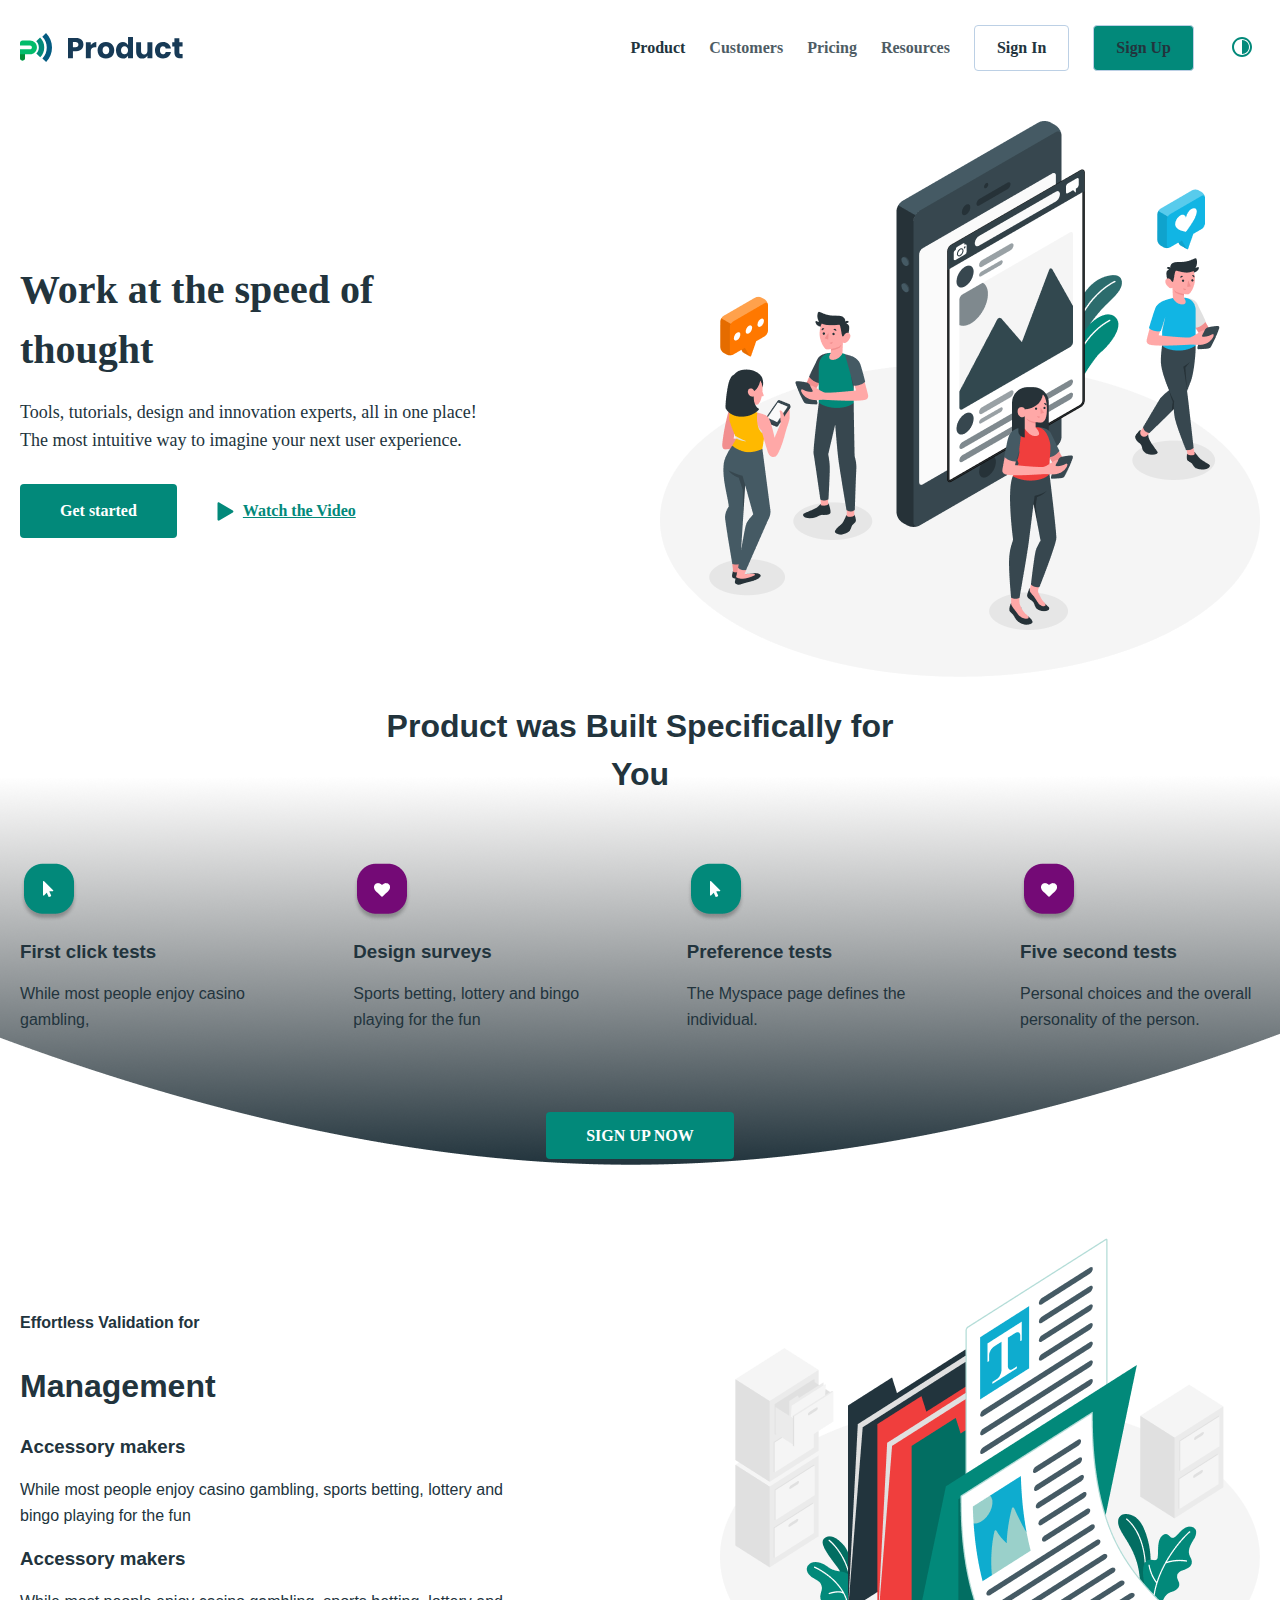
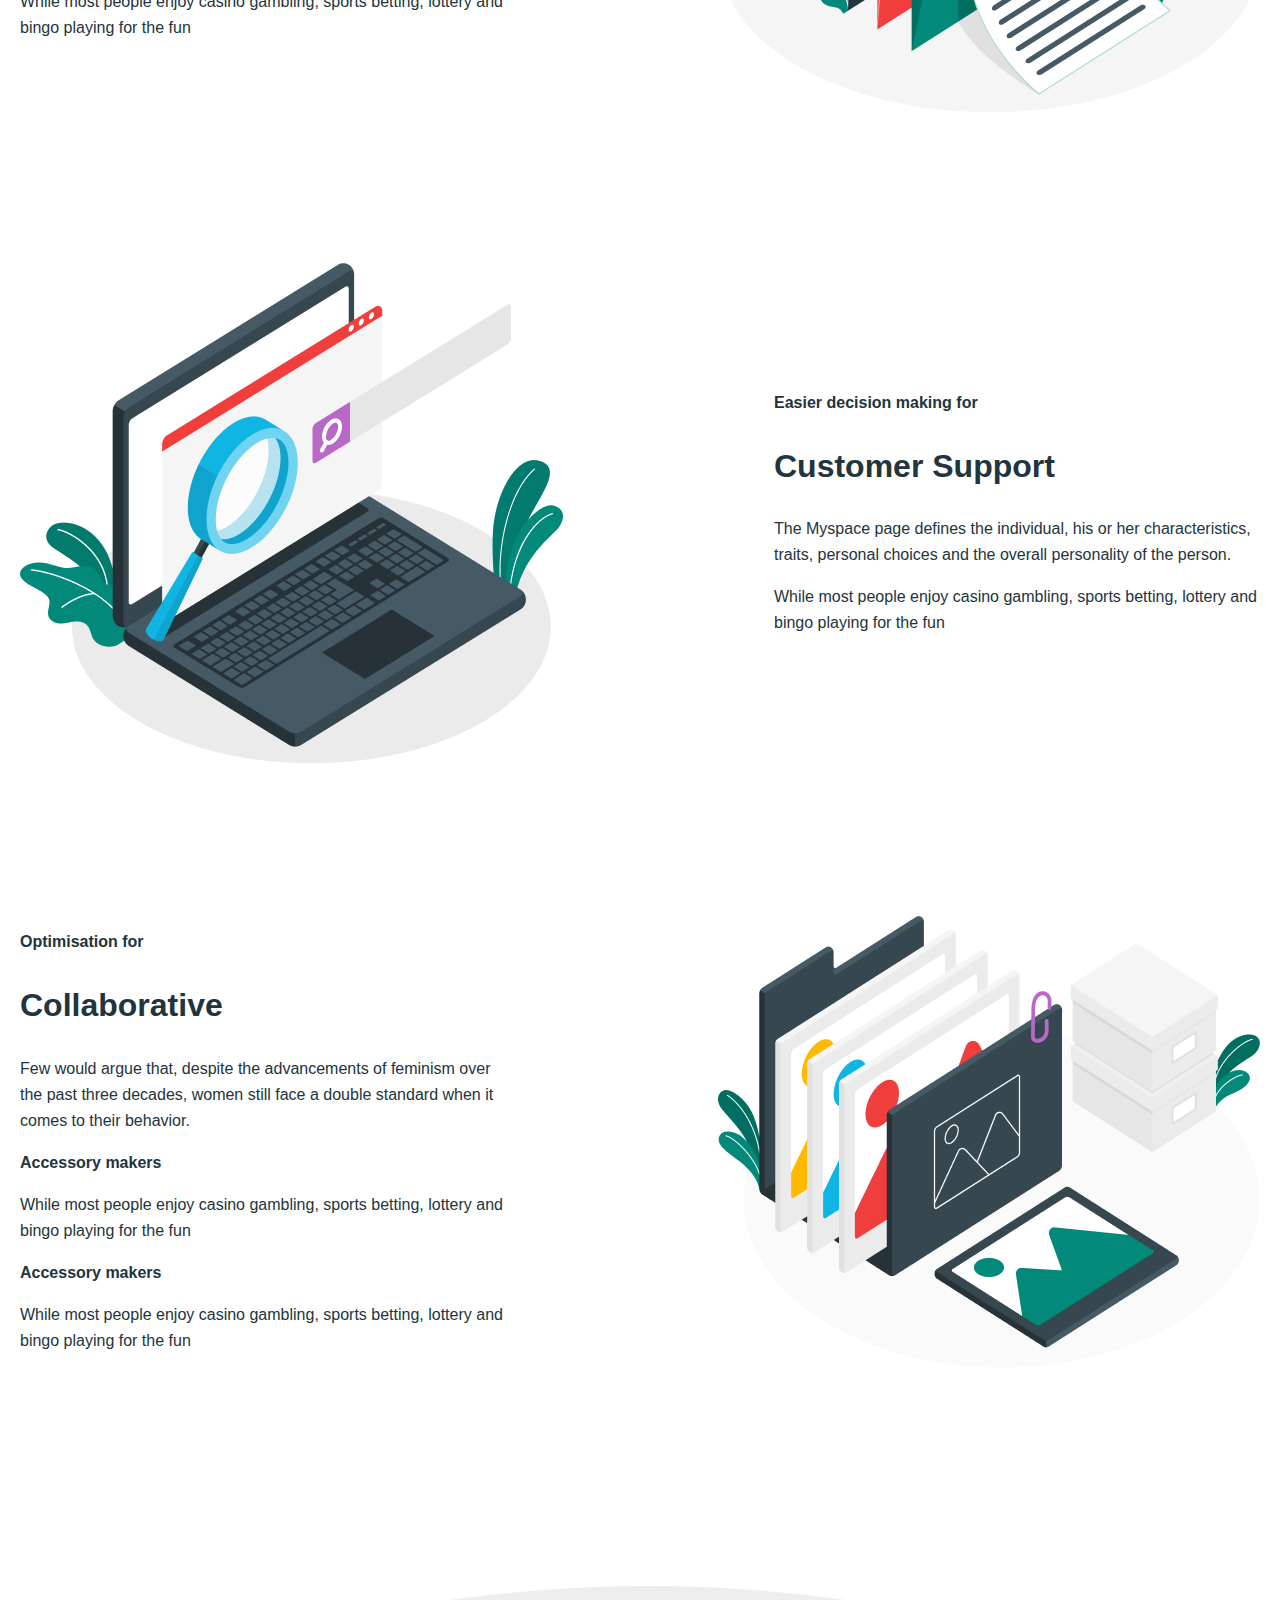
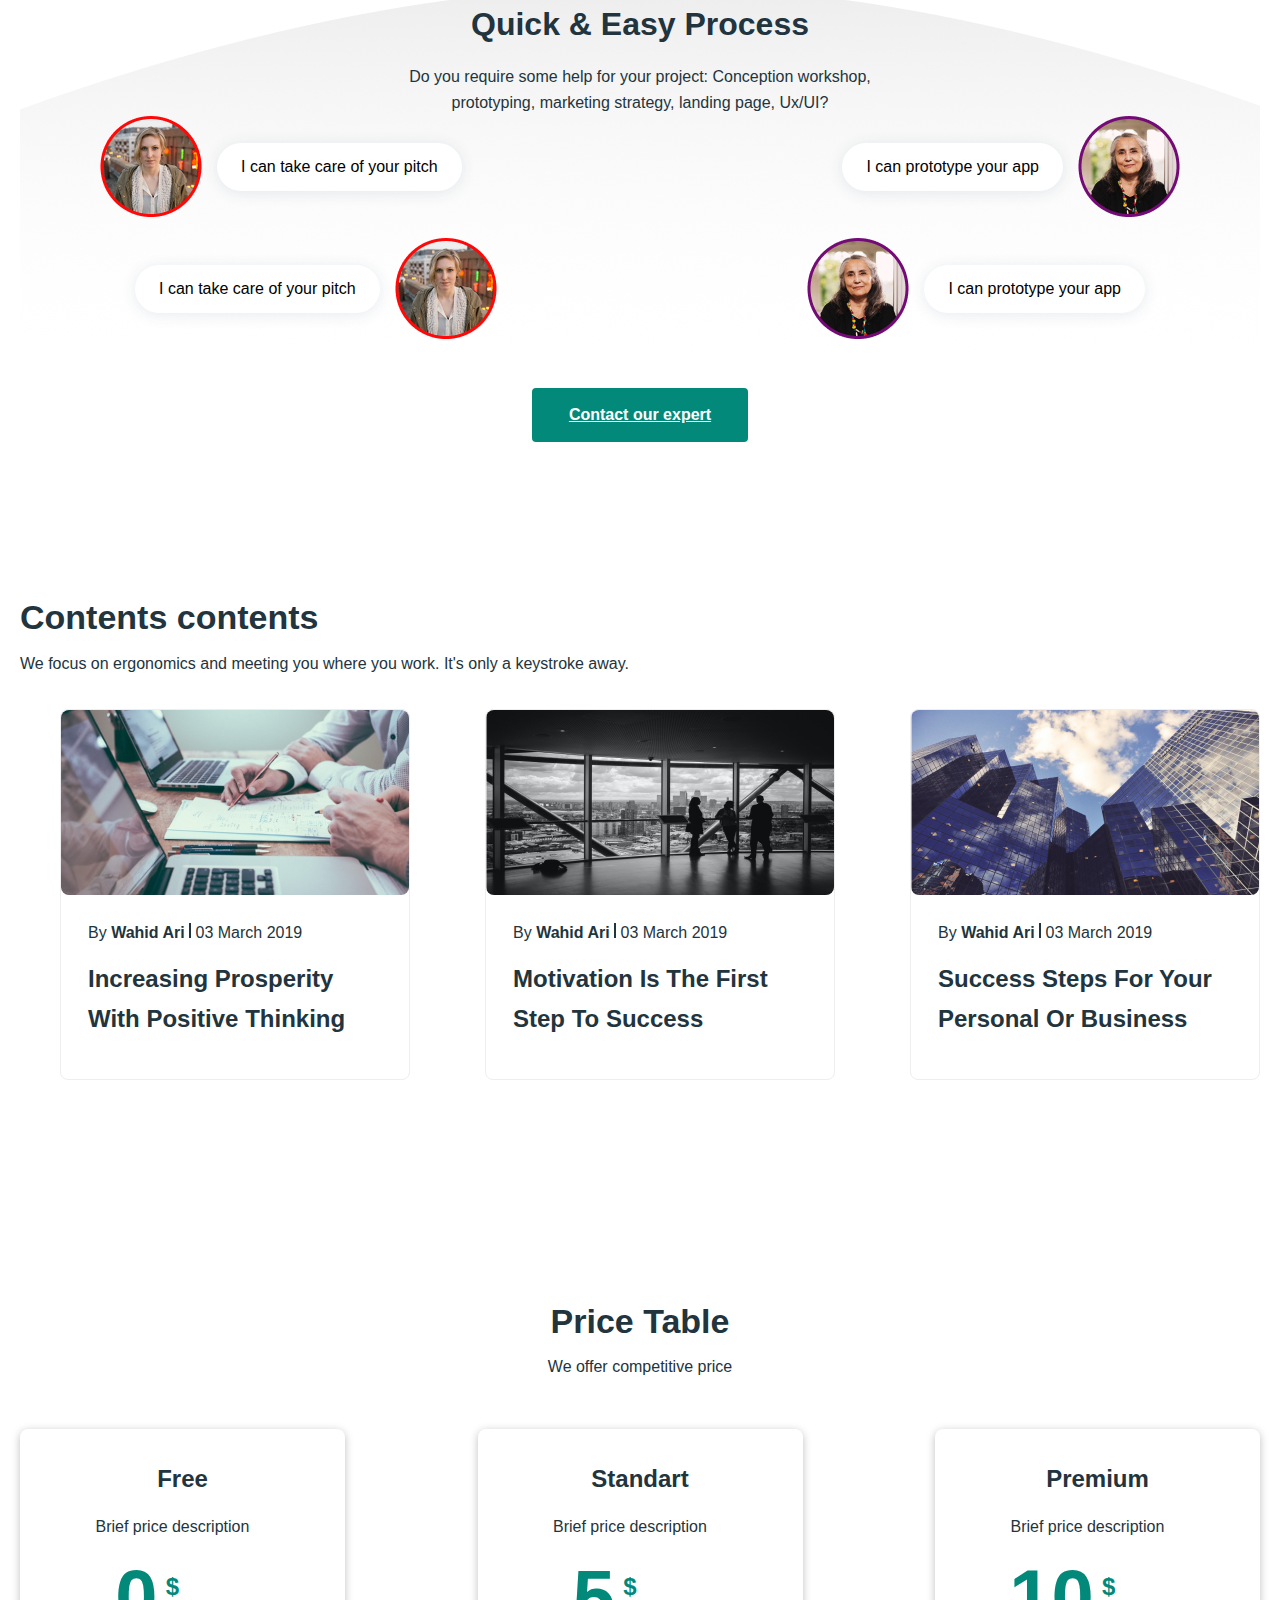
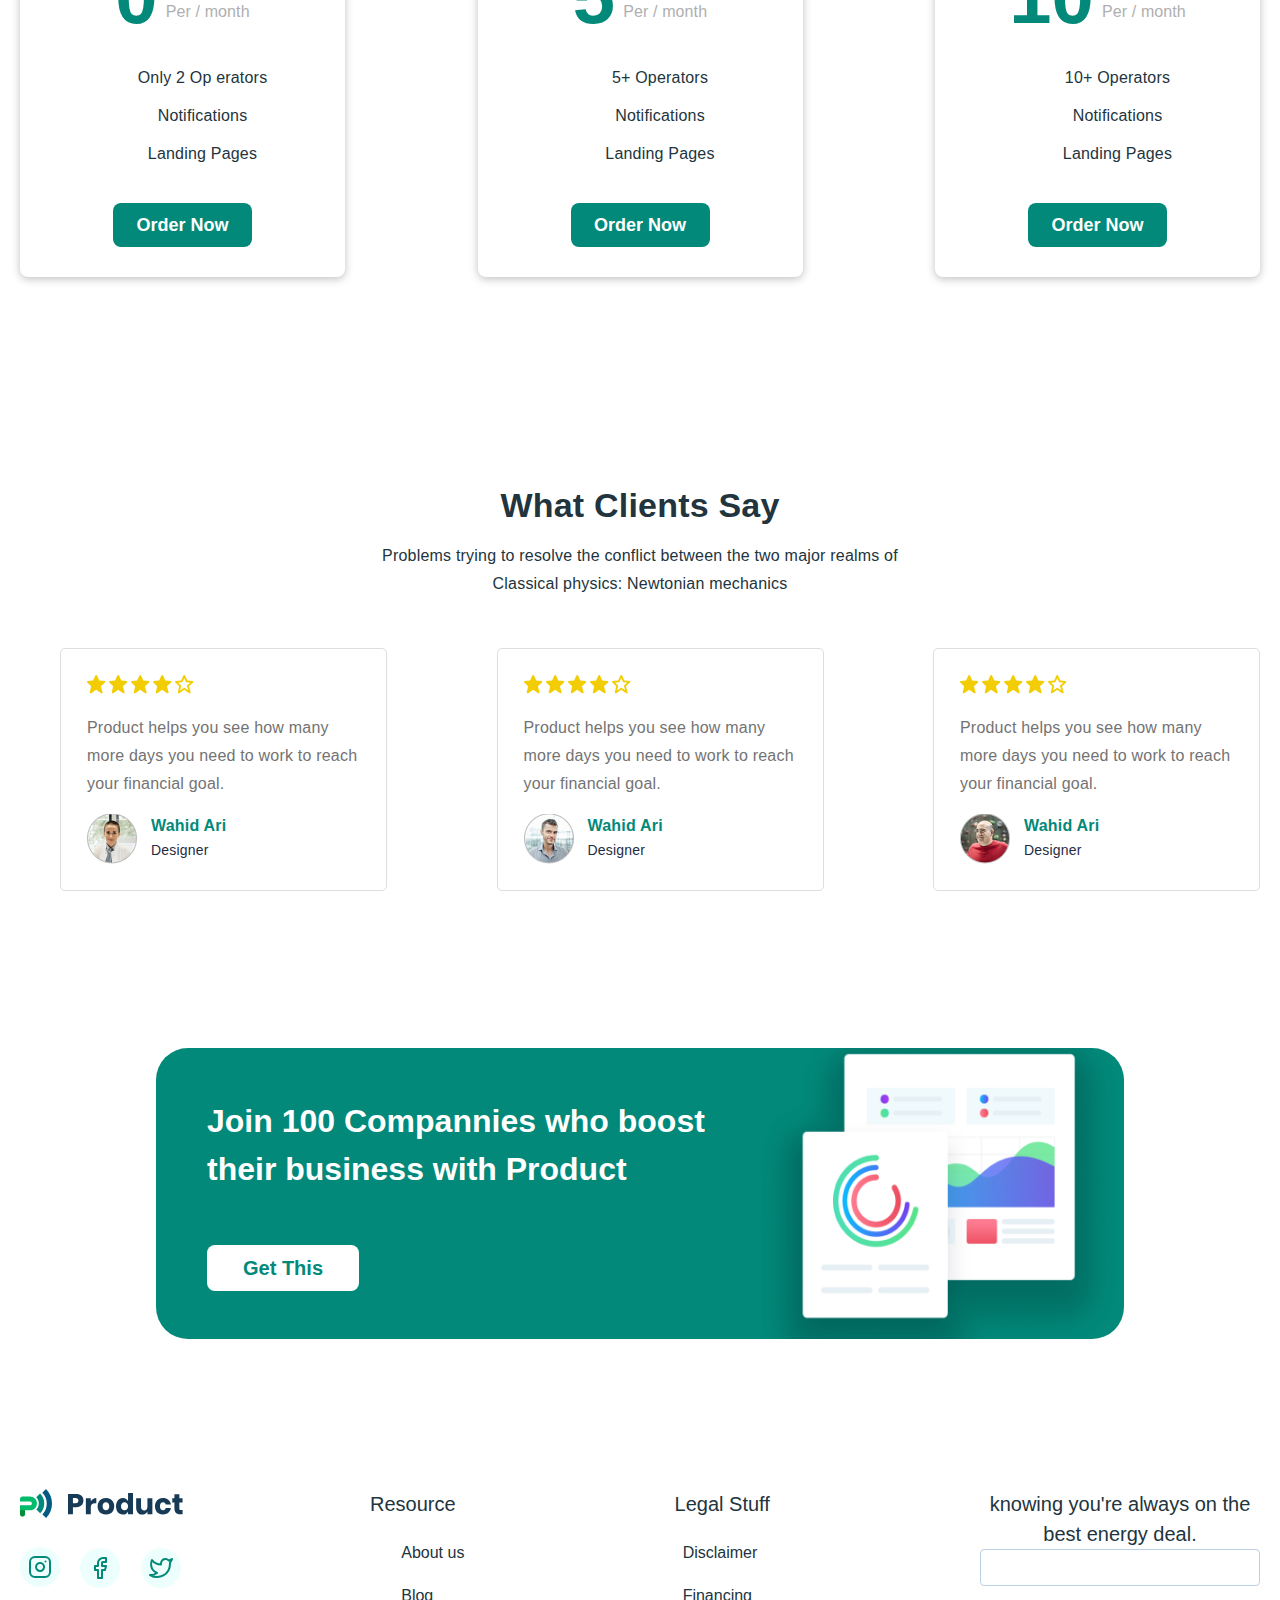
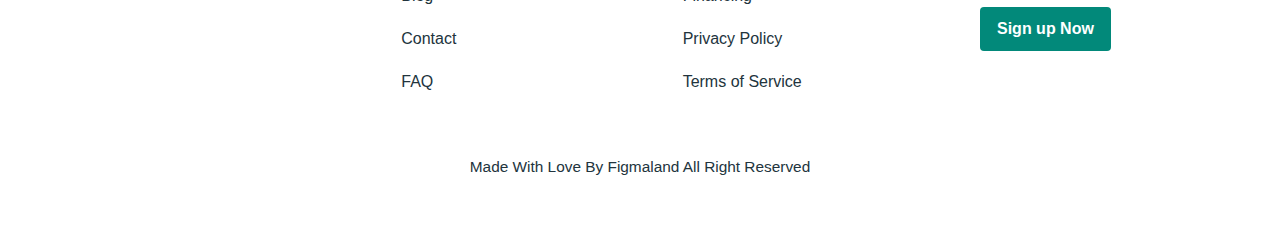
<file: index.html>
<!DOCTYPE html>
<html lang="en">
<head>
  <meta charset="UTF-8">
  <meta http-equiv="X-UA-Compatible" content="IE=edge">
  <meta name="viewport" content="width=device-width, initial-scale=1.0">
  <title>Document</title>
  <link rel="stylesheet" href="./css/main.css">
</head>
<body>
    <header class="site-header">
        <div class="container">
          <div class="site-header__inner">
            <a href="./index.html" class="logo-link">
              <img class="light-logo" src="./images/logo.svg" alt="site logo">
              <img class="dark-logo" src="./images/dark-logo.svg" alt="site-dark-logo">
            </a>
            <nav class="site-nav">
              <ul class="site-nav__list">
                <li class="site-nav__item"><a href="./index.html" class="site-nav__link">Product</a></li>
                <li class="site-nav__item"><a href="./cuatomers.html" class="site-nav__link">Customers</a></li>
                <li class="site-nav__item"><a href="./pricing.html" class="site-nav__link">Pricing</a></li>
                <li class="site-nav__item"><a href="./resources.html" class="site-nav__link">Resources</a></li>
              </ul>
              <div class="site-nav__links">
                <a href="#" class="site-nav__btn">Sign In</a>
                <a href="#" class="site-nav__btn site-nav__btn--active">Sign Up</a>
                <button class="dark-btn">
                  <svg width="24" height="24" viewBox="0 0 24 24" fill="none" xmlns="http://www.w3.org/2000/svg">
                    <path
                      d="M12 22C17.514 22 22 17.514 22 12C22 6.486 17.514 2 12 2C6.486 2 2 6.486 2 12C2 17.514 6.486 22 12 22ZM12 4C16.411 4 20 7.589 20 12C20 16.411 16.411 20 12 20C7.589 20 4 16.411 4 12C4 7.589 7.589 4 12 4Z"
                      fill="#02897A" />
                    <path d="M19 12C19 8.134 15.865 5 12 5V19C15.865 19 19 15.866 19 12Z" fill="#02897A" />
                  </svg>
                </button>
              </div>
            </nav>
            <button class="site-header__btn"></button>
          </div>
        </div>
      </header>


  <main>
    <section class="hero">
        <div class="container">
          <div class="hero__info">
            <div class="hero__content">
              <h1 class="hero__title">
                Work at the speed
                of thought
              </h1>
              <p class="hero__text">
                Tools, tutorials, design and innovation experts, all in one place! The most intuitive way to imagine your
                next user experience.
              </p>
              <div class="hero__links">
                <a href="#" class="hero__link">Get started</a>
                <a href="#" class="hero__link hero__link--active">
                  <svg width="17" height="19" viewBox="0 0 17 19" fill="none" xmlns="http://www.w3.org/2000/svg">
                    <path fill-rule="evenodd" clip-rule="evenodd" d="M15.8516 8.53032C16.591 8.96531 16.591 10.0347 15.8516 10.4697L2.1954 18.5027C1.44543 18.9439 0.5 18.4031 0.5 17.533V1.46697C0.5 0.596876 1.44543 0.0561381 2.1954 0.497293L15.8516 8.53032Z" fill="#02897A"/>
                    </svg>
                  Watch the Video
                </a>
              </div>
            </div>
            <img src="./images/amico.png" alt="hero image">
          </div>
        </div>
      </section>


    <section class="product">
        <div class="container">
            <div class="product__inner">
                <h2 class="product__title">
                    Product  was Built Specifically for You
                </h2>
                <ul class="product__list">
                    <li class="product__item">
                        <img src="./images/icon1.png">
                        <h3 class="product__subtitle">
                            First click tests
                        </h3>
                        <p class="product__subdesc">
                            While most people enjoy casino gambling,
                        </p>
                    </li>
                    <li class="product__item">
                        <img src="./images/icon2.png">
                        <h3 class="product__subtitle">
                            Design surveys
                        </h3>
                        <p class="product__subdesc">
                            Sports betting, lottery and bingo playing for the fun
                        </p>
                    </li>
                    <li class="product__item">
                        <img src="./images/icon1.png">
                        <h3 class="product__subtitle">
                            Preference tests
                        </h3>
                        <p class="product__subdesc">
                            The Myspace page defines the individual.
                        </p>
                    </li>
                    <li class="product__item">
                        <img src="./images/icon2.png">
                        <h3 class="product__subtitle">
                            Five second tests
                        </h3>
                        <p class="product__subdesc">
                            Personal choices and the overall personality of the person. 
                        </p>
                    </li>
                </ul>
                <div class="product__link">
                    <a class="hero__link" href="#">SIGN UP NOW</a>
                </div>
            </div>
        </div>
    </section>


    <section class="services">
        <div class="container">
            <div class="services__inner">

                <div class="services__row">
                    <div class="need__content">
                        <p class="need__small">
                            Effortless Validation for
                        </p>
                        <h2 class="need__subtitle">
                            Management
                        </h2>
                        <h3 class="need__strong">
                            Accessory makers
                        </h3>
                        <p class="need__subtext">
                            While most people enjoy casino gambling, sports betting, lottery and bingo playing for
                            the fun
                        </p>

                        <h3 class="need__strong">
                            Accessory makers
                        </h3>
                        <p class="need__subtext">
                            While most people enjoy casino gambling, sports betting, lottery and bingo playing for
                            the fun
                        </p>
                    </div>
                    <div class="services__img">
                        <img src="./images/amico2.png">
                    </div>
                </div>
                <div class="services__row">
                    <div class="need__content">
                        <p class="need__small">
                            Easier decision making for
                        </p>
                        <h2 class="need__subtitle">
                            Customer Support
                        </h2>
                        <p class="need__subtext">
                            The Myspace page defines the individual, his or her characteristics, traits, personal choices and the overall personality of the person. 
                        </p>
                        <p class="need__subtext">
                            While most people enjoy casino gambling, sports betting, lottery and bingo playing for
                            the fun
                        </p>
                    </div>
                    <div class="services__img">
                        <img src="./images/amico3.png">
                    </div>
                </div>
                <div class="services__row">
                    <div class="need__content">
                        <p class="need__small">
                            Optimisation for
                        </p>
                        <h2 class="need__subtitle">
                            Collaborative
                        </h2>
                        <p class="need__subtext">
                            Few would argue that, despite the advancements of feminism over the past three decades, women still face a double standard when it comes to their behavior. 
                        </p>
                        <h3 class="need__title">
                            Accessory makers
                        </h3>
                        <p class="need__subtext">
                            While most people enjoy casino gambling, sports betting, lottery and bingo playing for the fun
                        </p>

                        <h3 class="need__title">
                            Accessory makers
                        </h3>
                        <p class="need__subtext">
                            While most people enjoy casino gambling, sports betting, lottery and bingo playing for
                            the fun
                        </p>
                    </div>
                    <div class="services__img">
                        <img src="./images/amico4.png">
                    </div>
                </div>
            </div>
        </div>
    </section>

    <section class="mail">
        <div class="container">
            <div class="main__inner">
<div class="mail__content">
    <h2 class="mail__title">
        Quick & Easy Process
    </h2>
    <p class="mail__text">
        Do you require some help for your project: Conception workshop,
        prototyping, marketing strategy, landing page, Ux/UI?
    </p>
</div>
<div class="mail__top">
   <div> <img class="mail__top-pic" src="./images/img1.png" alt="" >
    <p class="mail__top-text">
        I can take care of your pitch
    </p></div>

<div>
    <p class="mail__top-text">
        I can prototype your app
    </p>
    <img class="mail__top-pic" src="./images/img2.png" alt="" ></div>
</div>
<div class="mail__button">

   <div> <p class="mail__top-text">
        I can take care of your pitch
    </p>
    <img class="mail__top-pic" src="./images/img1.png" alt="" ></div>


    <div>
    <img class="mail__top-pic" src="./images/img2.png" alt="" >
     <p class="mail__top-text">
        I can prototype your app
    </p></div>

</div>
<a class="mail__link" href="#">Contact our expert</a>
</div>
        </div>
    </section>

    <section class="contents">
        <div class="container">
          <div class="contents__inner">
            <div class="contents__title__box">
              <h2 class="contents__title">Contents contents</h2>
              <p class="contents__text">
                We focus on ergonomics and meeting you where you work. It's only a
                keystroke away.
              </p>
            </div>
            <ul class="contents__list">
              <li class="contents__item">
                <img src="./images/comp.png" srcset="
                      ./images/comp.png    1x,
                      ./images/comp@2x.png 2x
                    " alt="Increasing Prosperity With Positive Thinking" width="348" height="185" />
                <div class="contents__item__content">
                  <p class="contents__item__time">
                    By
                    <span class="bold">Wahid Ari</span>
                    <span class="contents__item__text__line"></span>
                    <time datetime="2019-03-03">03 March 2019</time>
                  </p>
                  <h3 class="contents__item__title">
                    Increasing Prosperity With Positive Thinking
                  </h3>
                </div>
              </li>
              <li class="contents__item">
                <img src="./images/comp2.png" srcset="
                      ./images/comp2.png    1x,
                      ./images/comp2@2x.png 2x
                    " alt="Motivation Is The First Step To Success" width="348" height="185" />
                <div class="contents__item__content">
                  <p class="contents__item__time">
                    By
                    <span class="bold">Wahid Ari</span>
                    <span class="contents__item__text__line"></span>
                    <time datetime="2019-03-03">03 March 2019</time>
                  </p>
                  <h3 class="contents__item__title">
                    Motivation Is The First Step To Success
                  </h3>
                </div>
              </li>
              <li class="contents__item">
                <img src="./images/comp3.png" srcset="
                      ./images/comp3.png    1x,
                      ./images/comp3@2x.png 2x
                    " alt="Success Steps For Your Personal Or Business" width="348" height="185" />
                <div class="contents__item__content">
                  <p class="contents__item__time">
                    By
                    <span class="bold">Wahid Ari</span>
                    <span class="contents__item__text__line"></span>
                    <time datetime="2019-03-03">03 March 2019</time>
                  </p>
                  <h3 class="contents__item__title">
                    Success Steps For Your Personal Or Business
                  </h3>
                </div>
              </li>
            </ul>
          </div>
        </div>
      </section>



      <section class="prices">
        <div class="container"> 
          <div class="prices__inner">
          <div class="prices__title_box">
            <h2 class="prices__title">Price Table</h2>
            <p class="prices__text">We offer competitive price</p>
          </div>
          <div class="radio">
            <div class="radio__label__inner">
              <div class="radio__subtitle__box">
                <h3 class="radio__subtitle">Free</h3>
                <p class="radio__text">Brief price description</p>
              </div>
              <div class="prices__table__box">
                <ins class="prices__table">0</ins>
                <div class="prices__lifetime__box">
                  <span class="prices__currency">$</span>
                  <p class="prices__lifetime">Per / month</p>
                </div>
              </div>
              <ul class="radio__list">
                <li class="radio__item">
                  <p class="radio__item__text">Only 2 Op erators</p>
                </li>
                <li class="radio__item">
                  <p class="radio__item__text">Notifications</p>
                </li>
                <li class="radio__item">
                  <p class="radio__item__text">Landing Pages</p>
                </li>
              </ul>
              <a class="radio__btn" href="./index.html">Order Now</a>
            </div>
            <div class="radio__label__inner">
              <div class="radio__subtitle__box">
                <h3 class="radio__subtitle">Standart</h3>
                <p class="radio__text">Brief price description</p>
              </div>
              <div class="prices__table__box">
                <ins class="prices__table">5</ins>
                <div class="prices__lifetime__box">
                  <span class="prices__currency">$</span>
                  <p class="prices__lifetime">Per / month</p>
                </div>
              </div>
              <ul class="radio__list">
                <li class="radio__item">
                  <p class="radio__item__text">5+ Operators</p>
                </li>
                <li class="radio__item">
                  <p class="radio__item__text">Notifications</p>
                </li>
                <li class="radio__item">
                  <p class="radio__item__text">Landing Pages</p>
                </li>
              </ul>
              <a class="radio__btn" href="./index.html">Order Now</a>
            </div>
            <div class="radio__label__inner">
              <div class="radio__subtitle__box">
                <h3 class="radio__subtitle">Premium</h3>
                <p class="radio__text">Brief price description</p>
              </div>
              <div class="prices__table__box">
                <ins class="prices__table">10</ins>
                <div class="prices__lifetime__box">
                  <span class="prices__currency">$</span>
                  <p class="prices__lifetime">Per / month</p>
                </div>
              </div>
              <ul class="radio__list">
                <li class="radio__item">
                  <p class="radio__item__text">10+ Operators</p>
                </li>
                <li class="radio__item">
                  <p class="radio__item__text">Notifications</p>
                </li>
                <li class="radio__item">
                  <p class="radio__item__text">Landing Pages</p>
                </li>
              </ul>
              <a class="radio__btn" href="./index.html">Order Now</a>
            </div>
          </div>
        </div>
        </div>
      </section>



      <section class="Clients">
        <div class="container">
          <div class="Clients__title__box">
            <h2 class="Clients__title">What Clients Say</h2>
            <p class="Clients__text">
              Problems trying to resolve the conflict between the two major
              realms of Classical physics: Newtonian mechanics
            </p>
          </div>
          <ul class="Clients__list">
            <li class="Clients__item">
              <svg width="107" height="19" viewBox="0 0 107 19" fill="none" xmlns="http://www.w3.org/2000/svg">
                <path
                  d="M18.2961 6.58663C18.2384 6.41682 18.1323 6.26761 17.9908 6.15742C17.8493 6.04723 17.6787 5.98089 17.4999 5.96658L12.2708 5.55107L10.008 0.542056C9.9359 0.380725 9.81869 0.243699 9.67047 0.147514C9.52225 0.0513295 9.34936 9.71158e-05 9.17266 1.37932e-07C8.99597 -9.684e-05 8.82302 0.0509458 8.6747 0.146968C8.52637 0.24299 8.40901 0.379887 8.33677 0.541138L6.07395 5.55107L0.844797 5.96658C0.669105 5.9805 0.501144 6.04474 0.361006 6.15161C0.220868 6.25849 0.114488 6.40348 0.0545932 6.56923C-0.00530196 6.73498 -0.0161763 6.91448 0.0232713 7.08625C0.062719 7.25802 0.150818 7.41479 0.277029 7.5378L4.14134 11.3049L2.77466 17.2229C2.73316 17.402 2.74646 17.5895 2.81283 17.761C2.8792 17.9324 2.99559 18.08 3.14687 18.1845C3.29816 18.2891 3.47737 18.3457 3.66124 18.3471C3.84511 18.3485 4.02516 18.2946 4.17803 18.1924L9.17237 14.8628L14.1667 18.1924C14.3229 18.2961 14.5072 18.3495 14.6947 18.3454C14.8822 18.3413 15.0639 18.2799 15.2155 18.1694C15.367 18.0589 15.4811 17.9047 15.5423 17.7274C15.6036 17.5502 15.6091 17.3584 15.5581 17.1779L13.8805 11.3076L18.0411 7.56348C18.3135 7.31766 18.4135 6.93426 18.2961 6.58663Z"
                  fill="#F3CD03" />
                <path
                  d="M40.3103 6.58663C40.2526 6.41682 40.1465 6.26761 40.005 6.15742C39.8635 6.04723 39.6929 5.98089 39.5141 5.96658L34.2849 5.55107L32.0221 0.542056C31.9501 0.380725 31.8328 0.243699 31.6846 0.147514C31.5364 0.0513295 31.3635 9.71158e-05 31.1868 1.37932e-07C31.0101 -9.684e-05 30.8372 0.0509458 30.6889 0.146968C30.5405 0.24299 30.4232 0.379887 30.3509 0.541138L28.0881 5.55107L22.859 5.96658C22.6833 5.9805 22.5153 6.04474 22.3752 6.15161C22.235 6.25849 22.1286 6.40348 22.0688 6.56923C22.0089 6.73498 21.998 6.91448 22.0374 7.08625C22.0769 7.25802 22.165 7.41479 22.2912 7.5378L26.1555 11.3049L24.7888 17.2229C24.7473 17.402 24.7606 17.5895 24.827 17.761C24.8934 17.9324 25.0097 18.08 25.161 18.1845C25.3123 18.2891 25.4915 18.3457 25.6754 18.3471C25.8593 18.3485 26.0393 18.2946 26.1922 18.1924L31.1865 14.8628L36.1809 18.1924C36.3371 18.2961 36.5214 18.3495 36.7089 18.3454C36.8963 18.3413 37.0781 18.2799 37.2296 18.1694C37.3812 18.0589 37.4952 17.9047 37.5565 17.7274C37.6178 17.5502 37.6233 17.3584 37.5723 17.1779L35.8947 11.3076L40.0553 7.56348C40.3277 7.31766 40.4277 6.93426 40.3103 6.58663Z"
                  fill="#F3CD03" />
                <path
                  d="M62.321 6.58663C62.2633 6.41682 62.1572 6.26761 62.0157 6.15742C61.8743 6.04723 61.7036 5.98089 61.5248 5.96658L56.2957 5.55107L54.0329 0.542056C53.9608 0.380725 53.8436 0.243699 53.6954 0.147514C53.5471 0.0513295 53.3743 9.71158e-05 53.1976 1.37932e-07C53.0209 -9.684e-05 52.8479 0.0509458 52.6996 0.146968C52.5513 0.24299 52.4339 0.379887 52.3617 0.541138L50.0989 5.55107L44.8697 5.96658C44.694 5.9805 44.526 6.04474 44.3859 6.15161C44.2458 6.25849 44.1394 6.40348 44.0795 6.56923C44.0196 6.73498 44.0087 6.91448 44.0482 7.08625C44.0876 7.25802 44.1757 7.41479 44.3019 7.5378L48.1662 11.3049L46.7996 17.2229C46.7581 17.402 46.7714 17.5895 46.8377 17.761C46.9041 17.9324 47.0205 18.08 47.1718 18.1845C47.3231 18.2891 47.5023 18.3457 47.6861 18.3471C47.87 18.3485 48.0501 18.2946 48.2029 18.1924L53.1973 14.8628L58.1916 18.1924C58.3478 18.2961 58.5321 18.3495 58.7196 18.3454C58.9071 18.3413 59.0888 18.2799 59.2404 18.1694C59.3919 18.0589 59.506 17.9047 59.5672 17.7274C59.6285 17.5502 59.634 17.3584 59.5831 17.1779L57.9054 11.3076L62.066 7.56348C62.3384 7.31766 62.4384 6.93426 62.321 6.58663Z"
                  fill="#F3CD03" />
                <path
                  d="M84.3371 6.58663C84.2795 6.41682 84.1733 6.26761 84.0319 6.15742C83.8904 6.04723 83.7197 5.98089 83.541 5.96658L78.3118 5.55107L76.049 0.542056C75.9769 0.380725 75.8597 0.243699 75.7115 0.147514C75.5633 0.0513295 75.3904 9.71158e-05 75.2137 1.37932e-07C75.037 -9.684e-05 74.864 0.0509458 74.7157 0.146968C74.5674 0.24299 74.45 0.379887 74.3778 0.541138L72.115 5.55107L66.8858 5.96658C66.7101 5.9805 66.5422 6.04474 66.402 6.15161C66.2619 6.25849 66.1555 6.40348 66.0956 6.56923C66.0357 6.73498 66.0248 6.91448 66.0643 7.08625C66.1037 7.25802 66.1918 7.41479 66.318 7.5378L70.1824 11.3049L68.8157 17.2229C68.7742 17.402 68.7875 17.5895 68.8538 17.761C68.9202 17.9324 69.0366 18.08 69.1879 18.1845C69.3392 18.2891 69.5184 18.3457 69.7023 18.3471C69.8861 18.3485 70.0662 18.2946 70.219 18.1924L75.2134 14.8628L80.2077 18.1924C80.364 18.2961 80.5482 18.3495 80.7357 18.3454C80.9232 18.3413 81.1049 18.2799 81.2565 18.1694C81.408 18.0589 81.5221 17.9047 81.5834 17.7274C81.6446 17.5502 81.6501 17.3584 81.5992 17.1779L79.9215 11.3076L84.0821 7.56348C84.3545 7.31766 84.4545 6.93426 84.3371 6.58663Z"
                  fill="#F3CD03" />
                <path
                  d="M92.1977 11.3049L90.831 17.2229C90.7887 17.4021 90.8014 17.5899 90.8674 17.7618C90.9335 17.9336 91.0499 18.0816 91.2013 18.1863C91.3528 18.291 91.5323 18.3476 91.7164 18.3487C91.9006 18.3498 92.0808 18.2953 92.2334 18.1924L97.2278 14.8629L102.222 18.1924C102.378 18.2962 102.563 18.3496 102.75 18.3454C102.938 18.3413 103.119 18.2799 103.271 18.1694C103.422 18.0589 103.536 17.9047 103.598 17.7274C103.659 17.5502 103.665 17.3584 103.614 17.178L101.936 11.3077L106.097 7.56351C106.23 7.44353 106.325 7.28712 106.37 7.11362C106.416 6.94012 106.409 6.75715 106.351 6.58734C106.294 6.41752 106.188 6.26831 106.046 6.15815C105.905 6.04799 105.734 5.98172 105.555 5.96752L100.326 5.5511L98.0634 0.542085C97.9912 0.380794 97.8739 0.243833 97.7257 0.147729C97.5774 0.0516259 97.4045 0.000488281 97.2278 0.000488281C97.0511 0.000488281 96.8782 0.0516259 96.7299 0.147729C96.5816 0.243833 96.4643 0.380794 96.3922 0.542085L94.1294 5.5511L88.9002 5.96661C88.7245 5.98053 88.5566 6.04477 88.4164 6.15164C88.2763 6.25852 88.1699 6.40351 88.11 6.56926C88.0501 6.73501 88.0392 6.91451 88.0787 7.08628C88.1181 7.25805 88.2062 7.41482 88.3324 7.53783L92.1977 11.3049ZM94.8145 7.33696C94.9783 7.32406 95.1355 7.26735 95.2698 7.17278C95.404 7.07821 95.5104 6.94927 95.5777 6.79946L97.2278 3.14795L98.8779 6.79946C98.9452 6.94927 99.0515 7.07821 99.1858 7.17278C99.3201 7.26735 99.4773 7.32406 99.641 7.33696L103.284 7.62588L100.284 10.3262C100.024 10.561 99.9199 10.9224 100.015 11.26L101.165 15.282L97.7378 12.9972C97.5874 12.8963 97.4103 12.8423 97.2292 12.8423C97.048 12.8423 96.871 12.8963 96.7206 12.9972L93.1397 15.3848L94.1028 11.215C94.1381 11.0617 94.1333 10.9018 94.089 10.7508C94.0447 10.5998 93.9622 10.4627 93.8496 10.3528L91.0631 7.63597L94.8145 7.33696Z"
                  fill="#F3CD03" />
              </svg>
              <p class="Clients__item__text">
                Product helps you see how many more days you need to work to
                reach your financial goal.
              </p>
              <div class="Clients__item__workers">
                <img src="./images/clients.png" srcset="
                      ./images/clients.png    1x,
                      ./images/clients@2x.png 2x
                    " alt="Person" width="50" height="50" />
                <div class="Clients__person__content">
                  <strong class="Clients__person">Wahid Ari</strong>
                  <p class="Clients__person__work">Designer</p>
                </div>
              </div>
            </li>
            <li class="Clients__item">
              <svg width="107" height="19" viewBox="0 0 107 19" fill="none" xmlns="http://www.w3.org/2000/svg">
                <path
                  d="M18.2961 6.58663C18.2384 6.41682 18.1323 6.26761 17.9908 6.15742C17.8493 6.04723 17.6787 5.98089 17.4999 5.96658L12.2708 5.55107L10.008 0.542056C9.9359 0.380725 9.81869 0.243699 9.67047 0.147514C9.52225 0.0513295 9.34936 9.71158e-05 9.17266 1.37932e-07C8.99597 -9.684e-05 8.82302 0.0509458 8.6747 0.146968C8.52637 0.24299 8.40901 0.379887 8.33677 0.541138L6.07395 5.55107L0.844797 5.96658C0.669105 5.9805 0.501144 6.04474 0.361006 6.15161C0.220868 6.25849 0.114488 6.40348 0.0545932 6.56923C-0.00530196 6.73498 -0.0161763 6.91448 0.0232713 7.08625C0.062719 7.25802 0.150818 7.41479 0.277029 7.5378L4.14134 11.3049L2.77466 17.2229C2.73316 17.402 2.74646 17.5895 2.81283 17.761C2.8792 17.9324 2.99559 18.08 3.14687 18.1845C3.29816 18.2891 3.47737 18.3457 3.66124 18.3471C3.84511 18.3485 4.02516 18.2946 4.17803 18.1924L9.17237 14.8628L14.1667 18.1924C14.3229 18.2961 14.5072 18.3495 14.6947 18.3454C14.8822 18.3413 15.0639 18.2799 15.2155 18.1694C15.367 18.0589 15.4811 17.9047 15.5423 17.7274C15.6036 17.5502 15.6091 17.3584 15.5581 17.1779L13.8805 11.3076L18.0411 7.56348C18.3135 7.31766 18.4135 6.93426 18.2961 6.58663Z"
                  fill="#F3CD03" />
                <path
                  d="M40.3103 6.58663C40.2526 6.41682 40.1465 6.26761 40.005 6.15742C39.8635 6.04723 39.6929 5.98089 39.5141 5.96658L34.2849 5.55107L32.0221 0.542056C31.9501 0.380725 31.8328 0.243699 31.6846 0.147514C31.5364 0.0513295 31.3635 9.71158e-05 31.1868 1.37932e-07C31.0101 -9.684e-05 30.8372 0.0509458 30.6889 0.146968C30.5405 0.24299 30.4232 0.379887 30.3509 0.541138L28.0881 5.55107L22.859 5.96658C22.6833 5.9805 22.5153 6.04474 22.3752 6.15161C22.235 6.25849 22.1286 6.40348 22.0688 6.56923C22.0089 6.73498 21.998 6.91448 22.0374 7.08625C22.0769 7.25802 22.165 7.41479 22.2912 7.5378L26.1555 11.3049L24.7888 17.2229C24.7473 17.402 24.7606 17.5895 24.827 17.761C24.8934 17.9324 25.0097 18.08 25.161 18.1845C25.3123 18.2891 25.4915 18.3457 25.6754 18.3471C25.8593 18.3485 26.0393 18.2946 26.1922 18.1924L31.1865 14.8628L36.1809 18.1924C36.3371 18.2961 36.5214 18.3495 36.7089 18.3454C36.8963 18.3413 37.0781 18.2799 37.2296 18.1694C37.3812 18.0589 37.4952 17.9047 37.5565 17.7274C37.6178 17.5502 37.6233 17.3584 37.5723 17.1779L35.8947 11.3076L40.0553 7.56348C40.3277 7.31766 40.4277 6.93426 40.3103 6.58663Z"
                  fill="#F3CD03" />
                <path
                  d="M62.321 6.58663C62.2633 6.41682 62.1572 6.26761 62.0157 6.15742C61.8743 6.04723 61.7036 5.98089 61.5248 5.96658L56.2957 5.55107L54.0329 0.542056C53.9608 0.380725 53.8436 0.243699 53.6954 0.147514C53.5471 0.0513295 53.3743 9.71158e-05 53.1976 1.37932e-07C53.0209 -9.684e-05 52.8479 0.0509458 52.6996 0.146968C52.5513 0.24299 52.4339 0.379887 52.3617 0.541138L50.0989 5.55107L44.8697 5.96658C44.694 5.9805 44.526 6.04474 44.3859 6.15161C44.2458 6.25849 44.1394 6.40348 44.0795 6.56923C44.0196 6.73498 44.0087 6.91448 44.0482 7.08625C44.0876 7.25802 44.1757 7.41479 44.3019 7.5378L48.1662 11.3049L46.7996 17.2229C46.7581 17.402 46.7714 17.5895 46.8377 17.761C46.9041 17.9324 47.0205 18.08 47.1718 18.1845C47.3231 18.2891 47.5023 18.3457 47.6861 18.3471C47.87 18.3485 48.0501 18.2946 48.2029 18.1924L53.1973 14.8628L58.1916 18.1924C58.3478 18.2961 58.5321 18.3495 58.7196 18.3454C58.9071 18.3413 59.0888 18.2799 59.2404 18.1694C59.3919 18.0589 59.506 17.9047 59.5672 17.7274C59.6285 17.5502 59.634 17.3584 59.5831 17.1779L57.9054 11.3076L62.066 7.56348C62.3384 7.31766 62.4384 6.93426 62.321 6.58663Z"
                  fill="#F3CD03" />
                <path
                  d="M84.3371 6.58663C84.2795 6.41682 84.1733 6.26761 84.0319 6.15742C83.8904 6.04723 83.7197 5.98089 83.541 5.96658L78.3118 5.55107L76.049 0.542056C75.9769 0.380725 75.8597 0.243699 75.7115 0.147514C75.5633 0.0513295 75.3904 9.71158e-05 75.2137 1.37932e-07C75.037 -9.684e-05 74.864 0.0509458 74.7157 0.146968C74.5674 0.24299 74.45 0.379887 74.3778 0.541138L72.115 5.55107L66.8858 5.96658C66.7101 5.9805 66.5422 6.04474 66.402 6.15161C66.2619 6.25849 66.1555 6.40348 66.0956 6.56923C66.0357 6.73498 66.0248 6.91448 66.0643 7.08625C66.1037 7.25802 66.1918 7.41479 66.318 7.5378L70.1824 11.3049L68.8157 17.2229C68.7742 17.402 68.7875 17.5895 68.8538 17.761C68.9202 17.9324 69.0366 18.08 69.1879 18.1845C69.3392 18.2891 69.5184 18.3457 69.7023 18.3471C69.8861 18.3485 70.0662 18.2946 70.219 18.1924L75.2134 14.8628L80.2077 18.1924C80.364 18.2961 80.5482 18.3495 80.7357 18.3454C80.9232 18.3413 81.1049 18.2799 81.2565 18.1694C81.408 18.0589 81.5221 17.9047 81.5834 17.7274C81.6446 17.5502 81.6501 17.3584 81.5992 17.1779L79.9215 11.3076L84.0821 7.56348C84.3545 7.31766 84.4545 6.93426 84.3371 6.58663Z"
                  fill="#F3CD03" />
                <path
                  d="M92.1977 11.3049L90.831 17.2229C90.7887 17.4021 90.8014 17.5899 90.8674 17.7618C90.9335 17.9336 91.0499 18.0816 91.2013 18.1863C91.3528 18.291 91.5323 18.3476 91.7164 18.3487C91.9006 18.3498 92.0808 18.2953 92.2334 18.1924L97.2278 14.8629L102.222 18.1924C102.378 18.2962 102.563 18.3496 102.75 18.3454C102.938 18.3413 103.119 18.2799 103.271 18.1694C103.422 18.0589 103.536 17.9047 103.598 17.7274C103.659 17.5502 103.665 17.3584 103.614 17.178L101.936 11.3077L106.097 7.56351C106.23 7.44353 106.325 7.28712 106.37 7.11362C106.416 6.94012 106.409 6.75715 106.351 6.58734C106.294 6.41752 106.188 6.26831 106.046 6.15815C105.905 6.04799 105.734 5.98172 105.555 5.96752L100.326 5.5511L98.0634 0.542085C97.9912 0.380794 97.8739 0.243833 97.7257 0.147729C97.5774 0.0516259 97.4045 0.000488281 97.2278 0.000488281C97.0511 0.000488281 96.8782 0.0516259 96.7299 0.147729C96.5816 0.243833 96.4643 0.380794 96.3922 0.542085L94.1294 5.5511L88.9002 5.96661C88.7245 5.98053 88.5566 6.04477 88.4164 6.15164C88.2763 6.25852 88.1699 6.40351 88.11 6.56926C88.0501 6.73501 88.0392 6.91451 88.0787 7.08628C88.1181 7.25805 88.2062 7.41482 88.3324 7.53783L92.1977 11.3049ZM94.8145 7.33696C94.9783 7.32406 95.1355 7.26735 95.2698 7.17278C95.404 7.07821 95.5104 6.94927 95.5777 6.79946L97.2278 3.14795L98.8779 6.79946C98.9452 6.94927 99.0515 7.07821 99.1858 7.17278C99.3201 7.26735 99.4773 7.32406 99.641 7.33696L103.284 7.62588L100.284 10.3262C100.024 10.561 99.9199 10.9224 100.015 11.26L101.165 15.282L97.7378 12.9972C97.5874 12.8963 97.4103 12.8423 97.2292 12.8423C97.048 12.8423 96.871 12.8963 96.7206 12.9972L93.1397 15.3848L94.1028 11.215C94.1381 11.0617 94.1333 10.9018 94.089 10.7508C94.0447 10.5998 93.9622 10.4627 93.8496 10.3528L91.0631 7.63597L94.8145 7.33696Z"
                  fill="#F3CD03" />
              </svg>
              <p class="Clients__item__text">
                Product helps you see how many more days you need to work to
                reach your financial goal.
              </p>
              <div class="Clients__item__workers">
                <img src="./images/clients2.png" srcset="
                      ./images/clients2.png    1x,
                      ./images/clients@2x.png 2x
                    " alt="Person" width="50" height="50" />
                <div class="Clients__person__content">
                  <strong class="Clients__person">Wahid Ari</strong>
                  <p class="Clients__person__work">Designer</p>
                </div>
              </div>
            </li>
            <li class="Clients__item">
              <svg width="107" height="19" viewBox="0 0 107 19" fill="none" xmlns="http://www.w3.org/2000/svg">
                <path
                  d="M18.2961 6.58663C18.2384 6.41682 18.1323 6.26761 17.9908 6.15742C17.8493 6.04723 17.6787 5.98089 17.4999 5.96658L12.2708 5.55107L10.008 0.542056C9.9359 0.380725 9.81869 0.243699 9.67047 0.147514C9.52225 0.0513295 9.34936 9.71158e-05 9.17266 1.37932e-07C8.99597 -9.684e-05 8.82302 0.0509458 8.6747 0.146968C8.52637 0.24299 8.40901 0.379887 8.33677 0.541138L6.07395 5.55107L0.844797 5.96658C0.669105 5.9805 0.501144 6.04474 0.361006 6.15161C0.220868 6.25849 0.114488 6.40348 0.0545932 6.56923C-0.00530196 6.73498 -0.0161763 6.91448 0.0232713 7.08625C0.062719 7.25802 0.150818 7.41479 0.277029 7.5378L4.14134 11.3049L2.77466 17.2229C2.73316 17.402 2.74646 17.5895 2.81283 17.761C2.8792 17.9324 2.99559 18.08 3.14687 18.1845C3.29816 18.2891 3.47737 18.3457 3.66124 18.3471C3.84511 18.3485 4.02516 18.2946 4.17803 18.1924L9.17237 14.8628L14.1667 18.1924C14.3229 18.2961 14.5072 18.3495 14.6947 18.3454C14.8822 18.3413 15.0639 18.2799 15.2155 18.1694C15.367 18.0589 15.4811 17.9047 15.5423 17.7274C15.6036 17.5502 15.6091 17.3584 15.5581 17.1779L13.8805 11.3076L18.0411 7.56348C18.3135 7.31766 18.4135 6.93426 18.2961 6.58663Z"
                  fill="#F3CD03" />
                <path
                  d="M40.3103 6.58663C40.2526 6.41682 40.1465 6.26761 40.005 6.15742C39.8635 6.04723 39.6929 5.98089 39.5141 5.96658L34.2849 5.55107L32.0221 0.542056C31.9501 0.380725 31.8328 0.243699 31.6846 0.147514C31.5364 0.0513295 31.3635 9.71158e-05 31.1868 1.37932e-07C31.0101 -9.684e-05 30.8372 0.0509458 30.6889 0.146968C30.5405 0.24299 30.4232 0.379887 30.3509 0.541138L28.0881 5.55107L22.859 5.96658C22.6833 5.9805 22.5153 6.04474 22.3752 6.15161C22.235 6.25849 22.1286 6.40348 22.0688 6.56923C22.0089 6.73498 21.998 6.91448 22.0374 7.08625C22.0769 7.25802 22.165 7.41479 22.2912 7.5378L26.1555 11.3049L24.7888 17.2229C24.7473 17.402 24.7606 17.5895 24.827 17.761C24.8934 17.9324 25.0097 18.08 25.161 18.1845C25.3123 18.2891 25.4915 18.3457 25.6754 18.3471C25.8593 18.3485 26.0393 18.2946 26.1922 18.1924L31.1865 14.8628L36.1809 18.1924C36.3371 18.2961 36.5214 18.3495 36.7089 18.3454C36.8963 18.3413 37.0781 18.2799 37.2296 18.1694C37.3812 18.0589 37.4952 17.9047 37.5565 17.7274C37.6178 17.5502 37.6233 17.3584 37.5723 17.1779L35.8947 11.3076L40.0553 7.56348C40.3277 7.31766 40.4277 6.93426 40.3103 6.58663Z"
                  fill="#F3CD03" />
                <path
                  d="M62.321 6.58663C62.2633 6.41682 62.1572 6.26761 62.0157 6.15742C61.8743 6.04723 61.7036 5.98089 61.5248 5.96658L56.2957 5.55107L54.0329 0.542056C53.9608 0.380725 53.8436 0.243699 53.6954 0.147514C53.5471 0.0513295 53.3743 9.71158e-05 53.1976 1.37932e-07C53.0209 -9.684e-05 52.8479 0.0509458 52.6996 0.146968C52.5513 0.24299 52.4339 0.379887 52.3617 0.541138L50.0989 5.55107L44.8697 5.96658C44.694 5.9805 44.526 6.04474 44.3859 6.15161C44.2458 6.25849 44.1394 6.40348 44.0795 6.56923C44.0196 6.73498 44.0087 6.91448 44.0482 7.08625C44.0876 7.25802 44.1757 7.41479 44.3019 7.5378L48.1662 11.3049L46.7996 17.2229C46.7581 17.402 46.7714 17.5895 46.8377 17.761C46.9041 17.9324 47.0205 18.08 47.1718 18.1845C47.3231 18.2891 47.5023 18.3457 47.6861 18.3471C47.87 18.3485 48.0501 18.2946 48.2029 18.1924L53.1973 14.8628L58.1916 18.1924C58.3478 18.2961 58.5321 18.3495 58.7196 18.3454C58.9071 18.3413 59.0888 18.2799 59.2404 18.1694C59.3919 18.0589 59.506 17.9047 59.5672 17.7274C59.6285 17.5502 59.634 17.3584 59.5831 17.1779L57.9054 11.3076L62.066 7.56348C62.3384 7.31766 62.4384 6.93426 62.321 6.58663Z"
                  fill="#F3CD03" />
                <path
                  d="M84.3371 6.58663C84.2795 6.41682 84.1733 6.26761 84.0319 6.15742C83.8904 6.04723 83.7197 5.98089 83.541 5.96658L78.3118 5.55107L76.049 0.542056C75.9769 0.380725 75.8597 0.243699 75.7115 0.147514C75.5633 0.0513295 75.3904 9.71158e-05 75.2137 1.37932e-07C75.037 -9.684e-05 74.864 0.0509458 74.7157 0.146968C74.5674 0.24299 74.45 0.379887 74.3778 0.541138L72.115 5.55107L66.8858 5.96658C66.7101 5.9805 66.5422 6.04474 66.402 6.15161C66.2619 6.25849 66.1555 6.40348 66.0956 6.56923C66.0357 6.73498 66.0248 6.91448 66.0643 7.08625C66.1037 7.25802 66.1918 7.41479 66.318 7.5378L70.1824 11.3049L68.8157 17.2229C68.7742 17.402 68.7875 17.5895 68.8538 17.761C68.9202 17.9324 69.0366 18.08 69.1879 18.1845C69.3392 18.2891 69.5184 18.3457 69.7023 18.3471C69.8861 18.3485 70.0662 18.2946 70.219 18.1924L75.2134 14.8628L80.2077 18.1924C80.364 18.2961 80.5482 18.3495 80.7357 18.3454C80.9232 18.3413 81.1049 18.2799 81.2565 18.1694C81.408 18.0589 81.5221 17.9047 81.5834 17.7274C81.6446 17.5502 81.6501 17.3584 81.5992 17.1779L79.9215 11.3076L84.0821 7.56348C84.3545 7.31766 84.4545 6.93426 84.3371 6.58663Z"
                  fill="#F3CD03" />
                <path
                  d="M92.1977 11.3049L90.831 17.2229C90.7887 17.4021 90.8014 17.5899 90.8674 17.7618C90.9335 17.9336 91.0499 18.0816 91.2013 18.1863C91.3528 18.291 91.5323 18.3476 91.7164 18.3487C91.9006 18.3498 92.0808 18.2953 92.2334 18.1924L97.2278 14.8629L102.222 18.1924C102.378 18.2962 102.563 18.3496 102.75 18.3454C102.938 18.3413 103.119 18.2799 103.271 18.1694C103.422 18.0589 103.536 17.9047 103.598 17.7274C103.659 17.5502 103.665 17.3584 103.614 17.178L101.936 11.3077L106.097 7.56351C106.23 7.44353 106.325 7.28712 106.37 7.11362C106.416 6.94012 106.409 6.75715 106.351 6.58734C106.294 6.41752 106.188 6.26831 106.046 6.15815C105.905 6.04799 105.734 5.98172 105.555 5.96752L100.326 5.5511L98.0634 0.542085C97.9912 0.380794 97.8739 0.243833 97.7257 0.147729C97.5774 0.0516259 97.4045 0.000488281 97.2278 0.000488281C97.0511 0.000488281 96.8782 0.0516259 96.7299 0.147729C96.5816 0.243833 96.4643 0.380794 96.3922 0.542085L94.1294 5.5511L88.9002 5.96661C88.7245 5.98053 88.5566 6.04477 88.4164 6.15164C88.2763 6.25852 88.1699 6.40351 88.11 6.56926C88.0501 6.73501 88.0392 6.91451 88.0787 7.08628C88.1181 7.25805 88.2062 7.41482 88.3324 7.53783L92.1977 11.3049ZM94.8145 7.33696C94.9783 7.32406 95.1355 7.26735 95.2698 7.17278C95.404 7.07821 95.5104 6.94927 95.5777 6.79946L97.2278 3.14795L98.8779 6.79946C98.9452 6.94927 99.0515 7.07821 99.1858 7.17278C99.3201 7.26735 99.4773 7.32406 99.641 7.33696L103.284 7.62588L100.284 10.3262C100.024 10.561 99.9199 10.9224 100.015 11.26L101.165 15.282L97.7378 12.9972C97.5874 12.8963 97.4103 12.8423 97.2292 12.8423C97.048 12.8423 96.871 12.8963 96.7206 12.9972L93.1397 15.3848L94.1028 11.215C94.1381 11.0617 94.1333 10.9018 94.089 10.7508C94.0447 10.5998 93.9622 10.4627 93.8496 10.3528L91.0631 7.63597L94.8145 7.33696Z"
                  fill="#F3CD03" />
              </svg>
              <p class="Clients__item__text">
                Product helps you see how many more days you need to work to
                reach your financial goal.
              </p>
              <div class="Clients__item__workers">
                <img src="./images/clients3.png" srcset="
                      ./images/clients3.png    1x,
                      ./images/clients3@2x.png 2x
                    " alt="Person" width="50" height="50" />
                <div class="Clients__person__content">
                  <strong class="Clients__person">Wahid Ari</strong>
                  <p class="Clients__person__work">Designer</p>
                </div>
              </div>
            </li>
          </ul>
        </div>
      </section>



      <section class="business">
        <div class="container">
          <div class="business__inner">
            <div class="business__box">
              <h2 class="business__title">
                Join 100 Compannies who boost their business with Product
              </h2>
              <a class="business__link" href="#"> Get This </a>
            </div>
          </div>
        </div>
      </section>



    </main>


    <footer class="site-footer">
      <div class="container">
        <div class="site-footer__inner">
          <div class="site-footer__logo">
           
            <a href="./index.html" class="logo-link">
                <img class="light-logo" src="./images/logo.svg" alt="site logo">
                <img class="dark-logo" src="./images/dark-logo.svg" alt="site-dark-logo">
              </a>

            <div class="internets">
              <a class="instagram" href="#">
                <svg width="40" height="41" viewBox="0 0 40 41" fill="none" xmlns="http://www.w3.org/2000/svg">
                  <circle cx="20" cy="20.0161" r="20" fill="#EDFFFC" />
                  <path
                    d="M25 10.0161H15C12.2386 10.0161 10 12.2547 10 15.0161V25.0161C10 27.7775 12.2386 30.0161 15 30.0161H25C27.7614 30.0161 30 27.7775 30 25.0161V15.0161C30 12.2547 27.7614 10.0161 25 10.0161Z"
                    stroke="#02897A" stroke-width="2" stroke-linecap="round" stroke-linejoin="round" />
                  <path
                    d="M24 19.3859C24.1234 20.2182 23.9812 21.0681 23.5937 21.8149C23.2062 22.5617 22.5931 23.1673 21.8416 23.5456C21.0901 23.9239 20.2384 24.0555 19.4077 23.9219C18.5771 23.7882 17.8097 23.396 17.2148 22.8011C16.6199 22.2062 16.2277 21.4388 16.094 20.6081C15.9604 19.7775 16.092 18.9258 16.4703 18.1743C16.8485 17.4228 17.4541 16.8097 18.2009 16.4222C18.9477 16.0347 19.7977 15.8925 20.63 16.0159C21.4789 16.1418 22.2648 16.5374 22.8716 17.1442C23.4785 17.7511 23.8741 18.537 24 19.3859Z"
                    stroke="#02897A" stroke-width="2" stroke-linecap="round" stroke-linejoin="round" />
                  <path d="M25.5 14.5161H25.51" stroke="#02897A" stroke-width="2" stroke-linecap="round"
                    stroke-linejoin="round" />
                </svg>
              </a>
              <a class="facebook" href="#">
                <svg width="40" height="40" viewBox="0 0 40 40" fill="none" xmlns="http://www.w3.org/2000/svg">
                  <circle cx="20" cy="20" r="20" fill="#EDFFFC" />
                  <path
                    d="M26 10H23C21.6739 10 20.4021 10.5268 19.4645 11.4645C18.5268 12.4021 18 13.6739 18 15V18H15V22H18V30H22V22H25L26 18H22V15C22 14.7348 22.1054 14.4804 22.2929 14.2929C22.4804 14.1054 22.7348 14 23 14H26V10Z"
                    stroke="#02897A" stroke-width="2" stroke-linecap="round" stroke-linejoin="round" />
                </svg>
              </a>
              <a class="twitter" href="#">
                <svg width="40" height="40" viewBox="0 0 40 40" fill="none" xmlns="http://www.w3.org/2000/svg">
                  <circle cx="20" cy="20" r="20" fill="#EDFFFC" />
                  <path
                    d="M31 11.0101C30.0424 11.6855 28.9821 12.2022 27.86 12.5401C27.2577 11.8476 26.4573 11.3567 25.567 11.134C24.6767 10.9112 23.7395 10.9673 22.8821 11.2945C22.0247 11.6218 21.2884 12.2045 20.773 12.9638C20.2575 13.7231 19.9877 14.6224 20 15.5401V16.5401C18.2426 16.5856 16.5013 16.1959 14.931 15.4055C13.3607 14.6151 12.0103 13.4487 11 12.0101C11 12.0101 7 21.0101 16 25.0101C13.9405 26.408 11.4872 27.109 9 27.0101C18 32.0101 29 27.0101 29 15.5101C28.9991 15.2315 28.9723 14.9537 28.92 14.6801C29.9406 13.6735 30.6608 12.4028 31 11.0101V11.0101Z"
                    stroke="#02897A" stroke-width="2" stroke-linecap="round" stroke-linejoin="round" />
                </svg>
              </a>
            </div>
          </div>
          <div class=".site-footer__top">
            <strong class="site-footer__subtitle">Resource</strong>
            <ul class="site-footer__lists">
              <li class="site-footer__items">
                <a class="site-footer__links" href="#"> About us </a>
              </li>
              <li class="site-footer__items">
                <a class="site-footer__links" href="#"> Blog </a>
              </li>
              <li class="site-footer__items">
                <a class="site-footer__links" href="#"> Contact </a>
              </li>
              <li class="site-footer__items">
                <a class="site-footer__links" href="#"> FAQ </a>
              </li>
            </ul>
          </div>
          <div class="site-footer__stuff stuff">
            <strong class="site-footer__subtitle">Legal Stuff</strong>
            <ul class="site-footer__lists">
              <li class="site-footer__items">
                <a class="site-footer__links" href="#"> Disclaimer </a>
              </li>
              <li class="site-footer__items">
                <a class="site-footer__links" href="#"> Financing </a>
              </li>
              <li class="site-footer__items">
                <a class="site-footer__links" href="#"> Privacy Policy </a>
              </li>
              <li class="site-footer__items">
                <a class="site-footer__links" href="#"> Terms of Service </a>
              </li>
            </ul>
          </div>
          <div class="site-footer__form">
            <div class="site-footer__subtitle__form">
              <div class="site-footer__subtitle__box site-footer__subtitle__box--form">
                <strong class="site-footer__subtitle">
                  knowing you're always on the best energy deal.
                </strong>
              </div>
              <form class="site-footer__form" action="https://echo.htmlacademy.ru/" method="POST">
                <input class="form__text" name="sign-up" type="text" aria-label="sign-up now" />
                <button class="form__button" type="submit">Sign up Now</button>
              </form>
            </div>
          </div>
        </div>
        <small class="site-footer__small">
          Made With Love By Figmaland All Right Reserved
        </small>
    </footer>
    
    <script src="./js/main.js"></script>
</body>
</html>
</file>
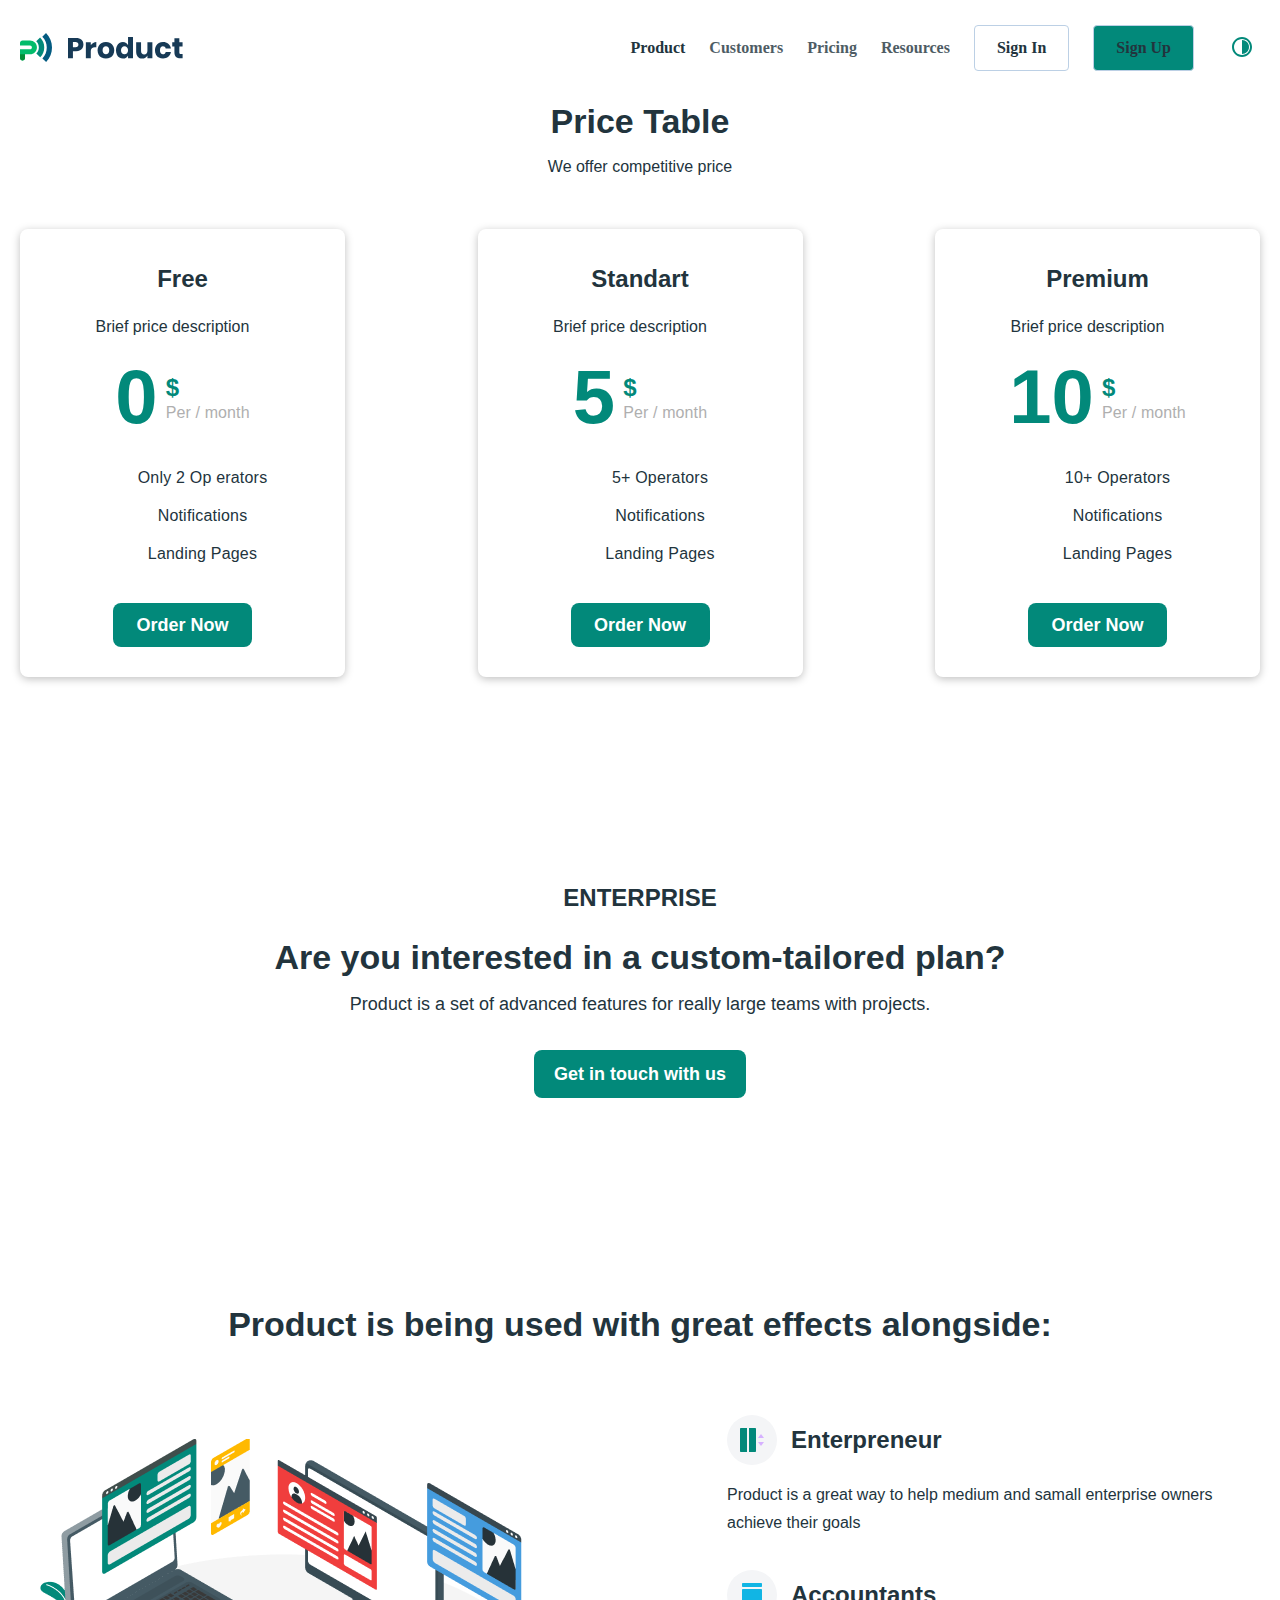
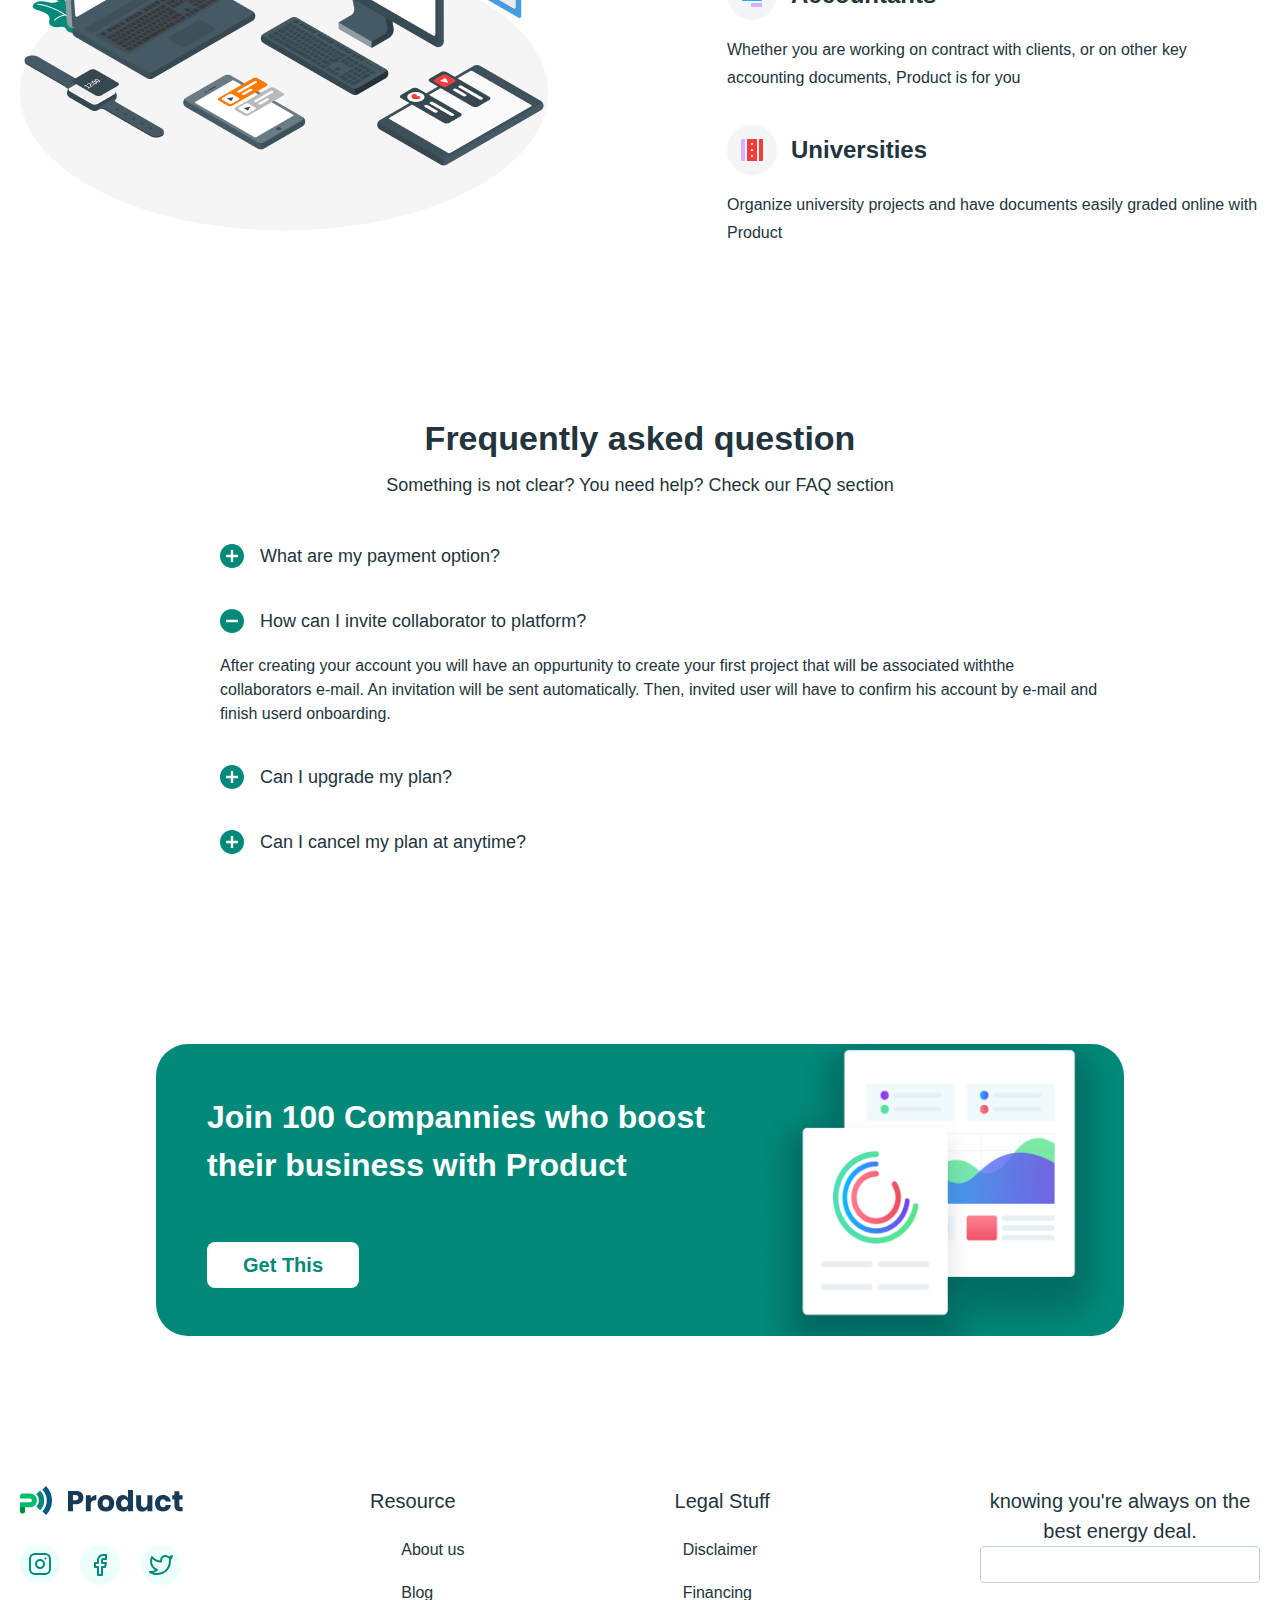
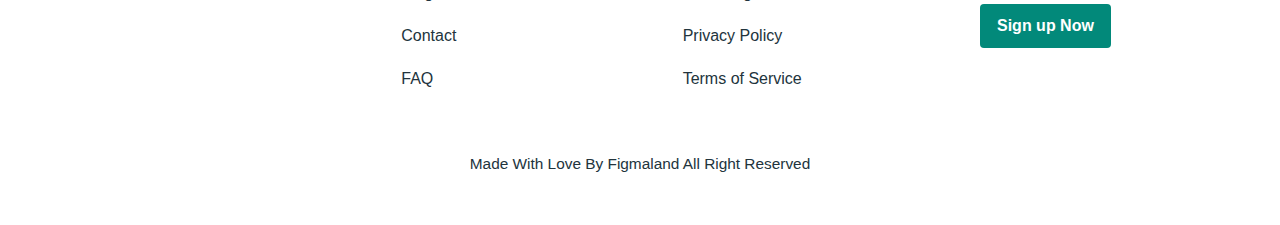
<file: cuatomers.html>
<!DOCTYPE html>
<html lang="en">
<head>
  <meta charset="UTF-8">
  <meta http-equiv="X-UA-Compatible" content="IE=edge">
  <meta name="viewport" content="width=device-width, initial-scale=1.0">
  <title>Document</title>
  <link rel="stylesheet" href="./css/main.css">
</head>
<body>
    <header class="site-header">
        <div class="container">
          <div class="site-header__inner">
            <a href="./index.html" class="logo-link">
              <img class="light-logo" src="./images/logo.svg" alt="site logo">
              <img class="dark-logo" src="./images/dark-logo.svg" alt="site-dark-logo">
            </a>
            <nav class="site-nav">
              <ul class="site-nav__list">
                <li class="site-nav__item"><a href="./index.html" class="site-nav__link">Product</a></li>
                <li class="site-nav__item"><a href="./cuatomers.html" class="site-nav__link">Customers</a></li>
                <li class="site-nav__item"><a href="./pricing.html" class="site-nav__link">Pricing</a></li>
                <li class="site-nav__item"><a href="./resources.html" class="site-nav__link">Resources</a></li>
              </ul>
              <div class="site-nav__links">
                <a href="#" class="site-nav__btn">Sign In</a>
                <a href="#" class="site-nav__btn site-nav__btn--active">Sign Up</a>
                <button class="dark-btn">
                  <svg width="24" height="24" viewBox="0 0 24 24" fill="none" xmlns="http://www.w3.org/2000/svg">
                    <path
                      d="M12 22C17.514 22 22 17.514 22 12C22 6.486 17.514 2 12 2C6.486 2 2 6.486 2 12C2 17.514 6.486 22 12 22ZM12 4C16.411 4 20 7.589 20 12C20 16.411 16.411 20 12 20C7.589 20 4 16.411 4 12C4 7.589 7.589 4 12 4Z"
                      fill="#02897A" />
                    <path d="M19 12C19 8.134 15.865 5 12 5V19C15.865 19 19 15.866 19 12Z" fill="#02897A" />
                  </svg>
                </button>
              </div>
            </nav>
            <button class="site-header__btn"></button>
          </div>
        </div>
      </header>
      

      <main>

        <section class="prices">
          <div class="container">
            <div class="prices__title_box">
              <h2 class="prices__title">Price Table</h2>
              <p class="prices__text">We offer competitive price</p>
            </div>
            <div class="radio">
              <div class="radio__label__inner">
                <div class="radio__subtitle__box">
                  <h3 class="radio__subtitle">Free</h3>
                  <p class="radio__text">Brief price description</p>
                </div>
                <div class="prices__table__box">
                  <ins class="prices__table">0</ins>
                  <div class="prices__lifetime__box">
                    <span class="prices__currency">$</span>
                    <p class="prices__lifetime">Per / month</p>
                  </div>
                </div>
                <ul class="radio__list">
                  <li class="radio__item">
                    <p class="radio__item__text">Only 2 Op erators</p>
                  </li>
                  <li class="radio__item">
                    <p class="radio__item__text">Notifications</p>
                  </li>
                  <li class="radio__item">
                    <p class="radio__item__text">Landing Pages</p>
                  </li>
                </ul>
                <a class="radio__btn" href="./index.html">Order Now</a>
              </div>
              <div class="radio__label__inner">
                <div class="radio__subtitle__box">
                  <h3 class="radio__subtitle">Standart</h3>
                  <p class="radio__text">Brief price description</p>
                </div>
                <div class="prices__table__box">
                  <ins class="prices__table">5</ins>
                  <div class="prices__lifetime__box">
                    <span class="prices__currency">$</span>
                    <p class="prices__lifetime">Per / month</p>
                  </div>
                </div>
                <ul class="radio__list">
                  <li class="radio__item">
                    <p class="radio__item__text">5+ Operators</p>
                  </li>
                  <li class="radio__item">
                    <p class="radio__item__text">Notifications</p>
                  </li>
                  <li class="radio__item">
                    <p class="radio__item__text">Landing Pages</p>
                  </li>
                </ul>
                <a class="radio__btn" href="./index.html">Order Now</a>
              </div>
              <div class="radio__label__inner">
                <div class="radio__subtitle__box">
                  <h3 class="radio__subtitle">Premium</h3>
                  <p class="radio__text">Brief price description</p>
                </div>
                <div class="prices__table__box">
                  <ins class="prices__table">10</ins>
                  <div class="prices__lifetime__box">
                    <span class="prices__currency">$</span>
                    <p class="prices__lifetime">Per / month</p>
                  </div>
                </div>
                <ul class="radio__list">
                  <li class="radio__item">
                    <p class="radio__item__text">10+ Operators</p>
                  </li>
                  <li class="radio__item">
                    <p class="radio__item__text">Notifications</p>
                  </li>
                  <li class="radio__item">
                    <p class="radio__item__text">Landing Pages</p>
                  </li>
                </ul>
                <a class="radio__btn" href="./index.html">Order Now</a>
              </div>
            </div>
          </div>
        </section>


        <section class="enterprise">
          <div class="container">
            <div class="enterprise__inner">
              <h2 class="enterprise__title">ENTERPRISE</h2>
              <h3 class="enterprise__subtitle">
                Are you interested in a custom-tailored plan?
              </h3>
              <p class="enterprise__text">
                Product is a set of advanced features for really large teams with
                projects.
              </p>
              <button class="enterprise__btn">Get in touch with us</button>
            </div>
          </div>
        </section>
        <section class="effect">  
          <div class="container">
            <div class="effect__title__box">
              <h3 class="effect__title">
                Product is being used with great effects alongside:
              </h3>
            </div>
            <div class="effect__inner">
              <picture>
                <img class="effect__picture" src="./images/amico5.png"  alt="Great Effects" width="528" height="392" />
              </picture>
              <div class="effect__content">
                <ul class="effect__list">
                  <li class="effect__item">
                    <h4 class="effect__subtitle">Enterpreneur</h4>
                    <p class="effect__text">
                      Product is a great way to help medium and samall enterprise
                      owners achieve their goals
                    </p>
                  </li>
                  <li class="effect__item">
                    <h4 class="effect__subtitle">Accountants</h4>
                    <p class="effect__text">
                      Whether you are working on contract with clients, or on
                      other key accounting documents, Product is for you
                    </p>
                  </li>
                  <li class="effect__item">
                    <h4 class="effect__subtitle">Universities</h4>
                    <p class="effect__text">
                      Organize university projects and have documents easily
                      graded online with Product
                    </p>
                  </li>
                </ul>
              </div>
            </div>
          </div>
        </section>



        <section class="question">
          <div class="container">
            <div class="question__box">
              <h3 class="question__title">Frequently asked question</h3>
              <p class="question__text">
                Something is not clear? You need help? Check our FAQ section
              </p>
            </div>
            <div class="question__inner">
              <ul class="question__list">
                <li class="question__item">
                  <h4 class="question__subtitle">What are my payment option?</h4>
                </li>
                <li class="question__item">
                  <h4 class="question__subtitle">
                    How can I invite collaborator to platform?
                  </h4>
                  <p class="question__item__text">
                    After creating your account you will have an oppurtunity to
                    create your first project that will be associated withthe
                    collaborators e-mail. An invitation will be sent
                    automatically. Then, invited user will have to confirm his
                    account by e-mail and finish userd onboarding.
                  </p>
                </li>
                <li class="question__item">
                  <h4 class="question__subtitle">Can I upgrade my plan?</h4>
                </li>
                <li class="question__item">
                  <h4 class="question__subtitle">
                    Can I cancel my plan at anytime?
                  </h4>
                </li>
              </ul>
            </div>
          </div>
        </section>


        <section class="business">
          <div class="container">
            <div class="business__inner">
              <div class="business__box">
                <h2 class="business__title">
                  Join 100 Compannies who boost their business with Product
                </h2>
                <a class="business__link" href="#"> Get This </a>
              </div>
            </div>
          </div>
        </section>

      </main>




      <footer class="site-footer">
        <div class="container">
          <div class="site-footer__inner">
            <div class="site-footer__logo">
             
              <a href="./index.html" class="logo-link">
                  <img class="light-logo" src="./images/logo.svg" alt="site logo">
                  <img class="dark-logo" src="./images/dark-logo.svg" alt="site-dark-logo">
                </a>
  
              <div class="internets">
                <a class="instagram" href="#">
                  <svg width="40" height="41" viewBox="0 0 40 41" fill="none" xmlns="http://www.w3.org/2000/svg">
                    <circle cx="20" cy="20.0161" r="20" fill="#EDFFFC" />
                    <path
                      d="M25 10.0161H15C12.2386 10.0161 10 12.2547 10 15.0161V25.0161C10 27.7775 12.2386 30.0161 15 30.0161H25C27.7614 30.0161 30 27.7775 30 25.0161V15.0161C30 12.2547 27.7614 10.0161 25 10.0161Z"
                      stroke="#02897A" stroke-width="2" stroke-linecap="round" stroke-linejoin="round" />
                    <path
                      d="M24 19.3859C24.1234 20.2182 23.9812 21.0681 23.5937 21.8149C23.2062 22.5617 22.5931 23.1673 21.8416 23.5456C21.0901 23.9239 20.2384 24.0555 19.4077 23.9219C18.5771 23.7882 17.8097 23.396 17.2148 22.8011C16.6199 22.2062 16.2277 21.4388 16.094 20.6081C15.9604 19.7775 16.092 18.9258 16.4703 18.1743C16.8485 17.4228 17.4541 16.8097 18.2009 16.4222C18.9477 16.0347 19.7977 15.8925 20.63 16.0159C21.4789 16.1418 22.2648 16.5374 22.8716 17.1442C23.4785 17.7511 23.8741 18.537 24 19.3859Z"
                      stroke="#02897A" stroke-width="2" stroke-linecap="round" stroke-linejoin="round" />
                    <path d="M25.5 14.5161H25.51" stroke="#02897A" stroke-width="2" stroke-linecap="round"
                      stroke-linejoin="round" />
                  </svg>
                </a>
                <a class="facebook" href="#">
                  <svg width="40" height="40" viewBox="0 0 40 40" fill="none" xmlns="http://www.w3.org/2000/svg">
                    <circle cx="20" cy="20" r="20" fill="#EDFFFC" />
                    <path
                      d="M26 10H23C21.6739 10 20.4021 10.5268 19.4645 11.4645C18.5268 12.4021 18 13.6739 18 15V18H15V22H18V30H22V22H25L26 18H22V15C22 14.7348 22.1054 14.4804 22.2929 14.2929C22.4804 14.1054 22.7348 14 23 14H26V10Z"
                      stroke="#02897A" stroke-width="2" stroke-linecap="round" stroke-linejoin="round" />
                  </svg>
                </a>
                <a class="twitter" href="#">
                  <svg width="40" height="40" viewBox="0 0 40 40" fill="none" xmlns="http://www.w3.org/2000/svg">
                    <circle cx="20" cy="20" r="20" fill="#EDFFFC" />
                    <path
                      d="M31 11.0101C30.0424 11.6855 28.9821 12.2022 27.86 12.5401C27.2577 11.8476 26.4573 11.3567 25.567 11.134C24.6767 10.9112 23.7395 10.9673 22.8821 11.2945C22.0247 11.6218 21.2884 12.2045 20.773 12.9638C20.2575 13.7231 19.9877 14.6224 20 15.5401V16.5401C18.2426 16.5856 16.5013 16.1959 14.931 15.4055C13.3607 14.6151 12.0103 13.4487 11 12.0101C11 12.0101 7 21.0101 16 25.0101C13.9405 26.408 11.4872 27.109 9 27.0101C18 32.0101 29 27.0101 29 15.5101C28.9991 15.2315 28.9723 14.9537 28.92 14.6801C29.9406 13.6735 30.6608 12.4028 31 11.0101V11.0101Z"
                      stroke="#02897A" stroke-width="2" stroke-linecap="round" stroke-linejoin="round" />
                  </svg>
                </a>
              </div>
            </div>
            <div class=".site-footer__top">
              <strong class="site-footer__subtitle">Resource</strong>
              <ul class="site-footer__lists">
                <li class="site-footer__items">
                  <a class="site-footer__links" href="#"> About us </a>
                </li>
                <li class="site-footer__items">
                  <a class="site-footer__links" href="#"> Blog </a>
                </li>
                <li class="site-footer__items">
                  <a class="site-footer__links" href="#"> Contact </a>
                </li>
                <li class="site-footer__items">
                  <a class="site-footer__links" href="#"> FAQ </a>
                </li>
              </ul>
            </div>
            <div class="site-footer__stuff stuff">
              <strong class="site-footer__subtitle">Legal Stuff</strong>
              <ul class="site-footer__lists">
                <li class="site-footer__items">
                  <a class="site-footer__links" href="#"> Disclaimer </a>
                </li>
                <li class="site-footer__items">
                  <a class="site-footer__links" href="#"> Financing </a>
                </li>
                <li class="site-footer__items">
                  <a class="site-footer__links" href="#"> Privacy Policy </a>
                </li>
                <li class="site-footer__items">
                  <a class="site-footer__links" href="#"> Terms of Service </a>
                </li>
              </ul>
            </div>
            <div class="site-footer__form">
              <div class="site-footer__subtitle__form">
                <div class="site-footer__subtitle__box site-footer__subtitle__box--form">
                  <strong class="site-footer__subtitle">
                    knowing you're always on the best energy deal.
                  </strong>
                </div>
                <form class="site-footer__form" action="https://echo.htmlacademy.ru/" method="POST">
                  <input class="form__text" name="sign-up" type="text" aria-label="sign-up now" />
                  <button class="form__button" type="submit">Sign up Now</button>
                </form>
              </div>
            </div>
          </div>
          <small class="site-footer__small">
            Made With Love By Figmaland All Right Reserved
          </small>
      </footer>
      
      <script src="./js/main.js"></script>
  </body>
  </html>
</file>
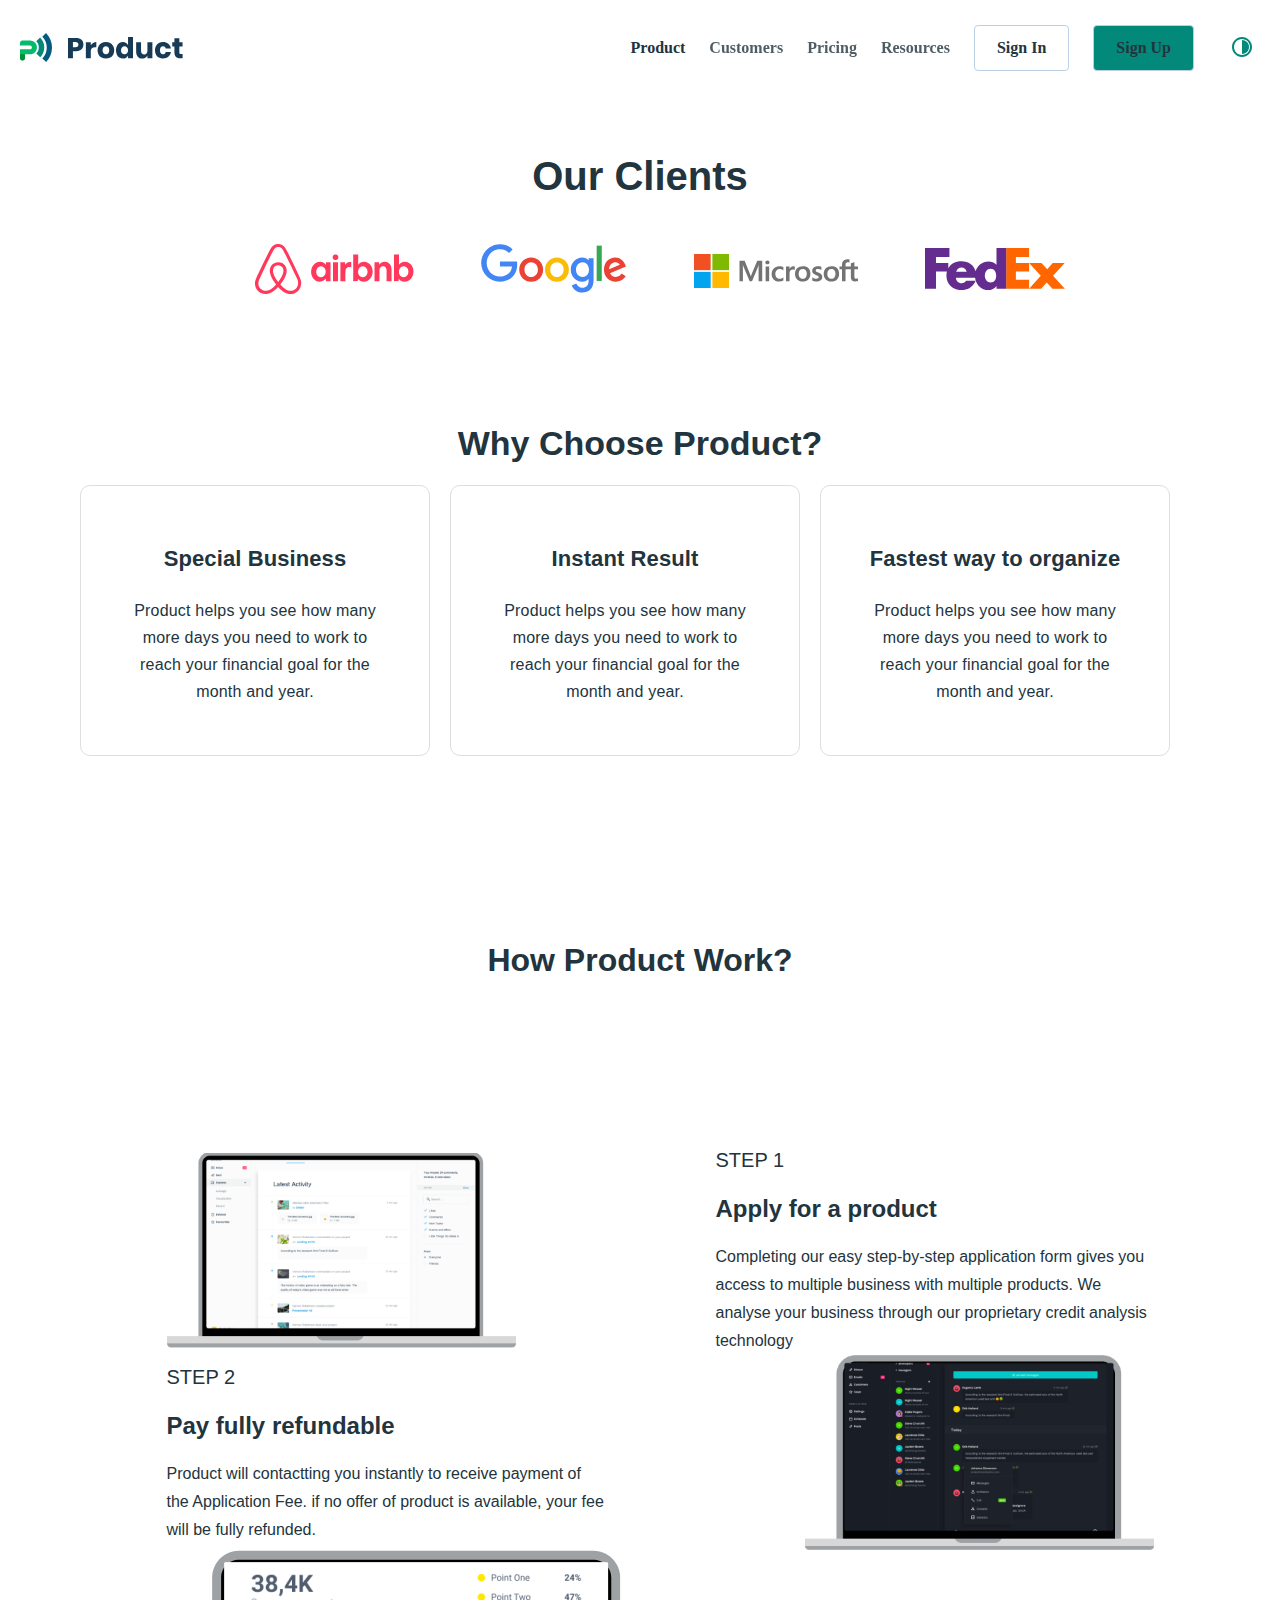
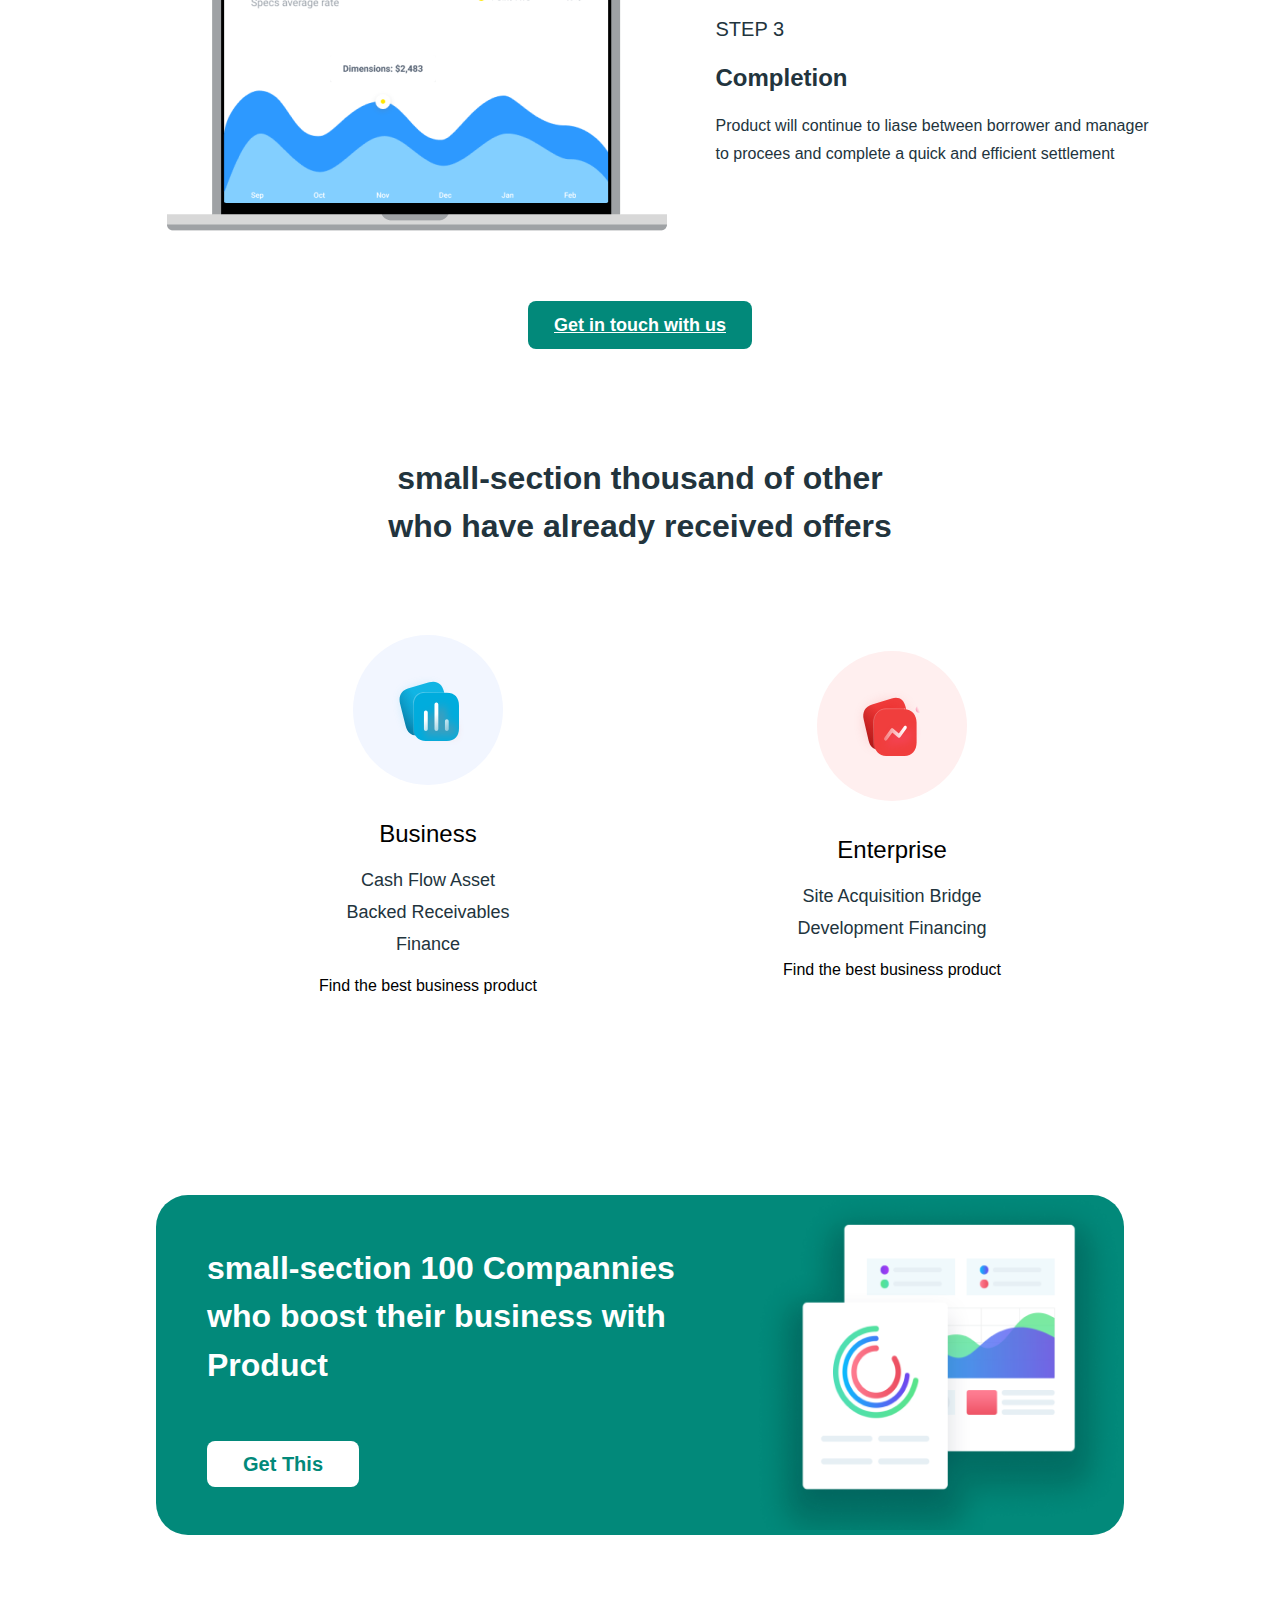
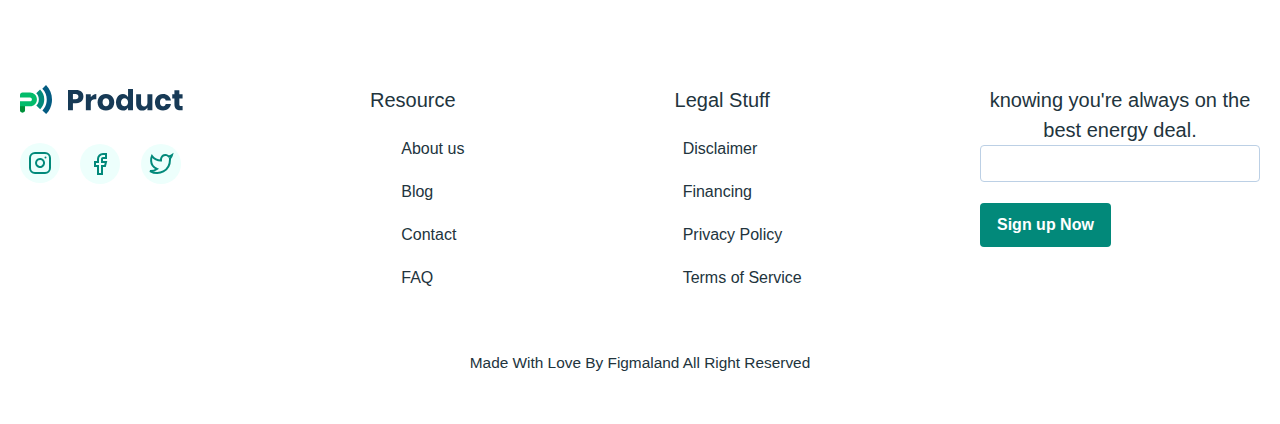
<file: pricing.html>
<!DOCTYPE html>
<html lang="en">
<head>
  <meta charset="UTF-8">
  <meta http-equiv="X-UA-Compatible" content="IE=edge">
  <meta name="viewport" content="width=device-width, initial-scale=1.0">
  <title>Document</title>
  <link rel="stylesheet" href="./css/main.css">
</head>
<body>
    <header class="site-header">
        <div class="container">
          <div class="site-header__inner">
            <a href="./index.html" class="logo-link">
              <img class="light-logo" src="./images/logo.svg" alt="site logo">
              <img class="dark-logo" src="./images/dark-logo.svg" alt="site-dark-logo">
            </a>
            <nav class="site-nav">
              <ul class="site-nav__list">
                <li class="site-nav__item"><a href="./index.html" class="site-nav__link">Product</a></li>
                <li class="site-nav__item"><a href="./cuatomers.html" class="site-nav__link">Customers</a></li>
                <li class="site-nav__item"><a href="./pricing.html" class="site-nav__link">Pricing</a></li>
                <li class="site-nav__item"><a href="./resources.html" class="site-nav__link">Resources</a></li>
              </ul>
              <div class="site-nav__links">
                <a href="#" class="site-nav__btn">Sign In</a>
                <a href="#" class="site-nav__btn site-nav__btn--active">Sign Up</a>
                <button class="dark-btn">
                  <svg width="24" height="24" viewBox="0 0 24 24" fill="none" xmlns="http://www.w3.org/2000/svg">
                    <path
                      d="M12 22C17.514 22 22 17.514 22 12C22 6.486 17.514 2 12 2C6.486 2 2 6.486 2 12C2 17.514 6.486 22 12 22ZM12 4C16.411 4 20 7.589 20 12C20 16.411 16.411 20 12 20C7.589 20 4 16.411 4 12C4 7.589 7.589 4 12 4Z"
                      fill="#02897A" />
                    <path d="M19 12C19 8.134 15.865 5 12 5V19C15.865 19 19 15.866 19 12Z" fill="#02897A" />
                  </svg>
                </button>
              </div>
            </nav>
            <button class="site-header__btn"></button>
          </div>
        </div>
      </header>
      
      <main>


        <main>
          <section class="web-sites">
            <div class="container">
              <div class="web-sites__inner">
                <h2 class="web-sites__title">Our Clients</h2>
                <ul class="web-sites__list">
                  <li class="web-sites__item">
                    <a href="https://www.airbnb.ru/" target="_blank">
                      <svg class="main-logos" width="159" height="50" viewBox="0 0 159 50" fill="none"
                        xmlns="http://www.w3.org/2000/svg">
                        <path
                          d="M45.5801 35.4363C45.3306 34.8269 45.0968 34.1863 44.8474 33.6394L43.6939 31.03L43.6471 30.9831C40.2177 23.4831 36.5545 15.8581 32.673 8.35813L32.5171 8.04563C32.1274 7.31125 31.7377 6.49875 31.3324 5.74875C30.8336 4.85813 30.3503 3.905 29.5553 2.99875C28.7804 2.05052 27.8051 1.28655 26.6999 0.761964C25.5947 0.237381 24.3871 -0.034729 23.1642 -0.034729C21.9413 -0.034729 20.7337 0.237381 19.6284 0.761964C18.5232 1.28655 17.5479 2.05052 16.773 2.99875C16.0404 3.905 15.4948 4.85813 14.9959 5.74875C14.6062 6.56125 14.2165 7.35813 13.8112 8.0925L13.6554 8.405C9.83623 15.905 6.11065 23.53 2.68123 31.03L2.5877 31.1238C2.24476 31.9363 1.83947 32.78 1.44976 33.6863C1.20035 34.2331 0.95094 34.8269 0.701529 35.4831C0.0281678 37.2015 -0.186858 39.0662 0.0776443 40.8933C0.342146 42.7203 1.07705 44.4468 2.20992 45.9025C3.34279 47.3582 4.83452 48.4929 6.53811 49.1948C8.2417 49.8966 10.0983 50.1414 11.9251 49.905C13.6763 49.6739 15.3627 49.0892 16.8821 48.1863C18.9086 47.0456 20.8571 45.3894 23.0395 42.9988C25.2218 45.3894 27.2171 47.0456 29.1968 48.2019C31.1006 49.322 33.2566 49.9402 35.4633 49.9988C38.0187 50.0094 40.4918 49.0929 42.4257 47.4186C44.3597 45.7443 45.6241 43.4252 45.9853 40.8894C46.4029 39.0672 46.2616 37.161 45.5801 35.4206V35.4363ZM23.1953 38.03C20.5142 34.5925 18.7683 31.4363 18.1759 28.7331C17.9305 27.7315 17.8776 26.6921 18.0201 25.6706C18.1292 24.8738 18.4254 24.1706 18.8306 23.5769C19.7659 22.2175 21.4027 21.3738 23.1953 21.3738C24.0467 21.3477 24.8911 21.5339 25.653 21.9157C26.4148 22.2975 27.0701 22.8629 27.5601 23.5613C27.9654 24.1863 28.2615 24.8738 28.3551 25.6706C28.5109 26.5769 28.4486 27.6238 28.1992 28.7331C27.6068 31.3894 25.8609 34.5769 23.1953 38.03ZM43.0548 40.3425C42.8777 41.6299 42.3671 42.8483 41.5739 43.8764C40.7808 44.9044 39.7327 45.7062 38.5342 46.2019C37.3495 46.7019 36.0401 46.8425 34.7618 46.7019C33.5148 46.5456 32.2677 46.1394 30.9895 45.3894C28.8671 44.0745 26.9587 42.4409 25.3309 40.5456C28.6045 36.4831 30.5842 32.78 31.3324 29.4831C31.6909 27.9206 31.7377 26.5144 31.5818 25.2175C31.3872 23.9883 30.9299 22.8157 30.2412 21.78C29.455 20.657 28.4055 19.7448 27.185 19.1236C25.9646 18.5024 24.6106 18.1912 23.2421 18.2175C20.3583 18.2175 17.7862 19.5613 16.2274 21.7644C15.5257 22.7974 15.0722 23.9794 14.9024 25.2175C14.6998 26.53 14.7465 27.9831 15.1518 29.4831C15.9001 32.78 17.9265 36.53 21.1533 40.5769C19.5531 42.5084 17.6403 44.1564 15.4948 45.4519C14.2009 46.2019 12.9695 46.5925 11.7224 46.7488C9.78305 46.9978 7.82402 46.4694 6.27114 45.2786C4.71826 44.0878 3.69705 42.3308 3.42947 40.3894C3.27359 39.1394 3.3827 37.8894 3.88153 36.4831C4.03741 35.9831 4.27123 35.4831 4.52065 34.8894C4.86359 34.0769 5.26888 33.2331 5.65859 32.3894L5.72094 32.28C9.088 24.8269 12.7668 17.2175 16.5859 9.76438L16.7418 9.45188C17.1315 8.70188 17.5212 7.905 17.9265 7.155C18.3318 6.35813 18.7683 5.5925 19.3295 4.9675C19.8152 4.38629 20.4222 3.91887 21.1076 3.59815C21.793 3.27744 22.5402 3.11124 23.2967 3.11124C24.0531 3.11124 24.8003 3.27744 25.4858 3.59815C26.1712 3.91887 26.7781 4.38629 27.2639 4.9675C27.8095 5.5925 28.2615 6.35813 28.6668 7.155C29.0565 7.905 29.4462 8.7175 29.8515 9.45188L30.0074 9.76438C33.8109 17.2175 37.4898 24.8269 40.9192 32.28L40.9659 32.3269C41.3712 33.1394 41.7142 34.0456 42.1039 34.8269C42.3533 35.4363 42.6027 35.9206 42.7586 36.4363C43.0548 37.8425 43.2106 39.0925 43.0548 40.3425V40.3425ZM64.7536 37.6863C63.5789 37.7035 62.4155 37.4554 61.3496 36.9604C60.2837 36.4654 59.3426 35.7362 58.5962 34.8269C56.919 32.8893 56.0289 30.3911 56.1021 27.8269C56.0764 25.2069 56.9953 22.6657 58.6898 20.6706C59.4735 19.7497 60.4492 19.0122 61.548 18.5101C62.6469 18.008 63.8422 17.7534 65.0498 17.7644C66.186 17.7332 67.3116 17.9922 68.3205 18.517C69.3294 19.0418 70.1887 19.8152 70.8174 20.7644L70.9733 18.3113H75.525V37.1863H70.9577L70.8018 34.4363C70.1536 35.4498 69.2577 36.2804 68.1991 36.8492C67.1405 37.418 65.9545 37.7062 64.7536 37.6863V37.6863ZM65.9383 33.1863C66.8424 33.1863 67.6374 32.9363 68.3856 32.4831C69.0715 31.9831 69.6327 31.3269 70.0692 30.53C70.4589 29.7331 70.6615 28.78 70.6615 27.7175C70.7223 26.7947 70.5431 25.8719 70.1414 25.0393C69.7398 24.2067 69.1294 23.4928 68.37 22.9675C67.6404 22.5118 66.798 22.2703 65.9383 22.2703C65.0786 22.2703 64.2362 22.5118 63.5065 22.9675C62.8206 23.4675 62.2595 24.1238 61.823 24.9206C61.4108 25.7994 61.208 26.7623 61.2306 27.7331C61.1699 28.6559 61.3491 29.5788 61.7507 30.4114C62.1524 31.244 62.7627 31.9578 63.5221 32.4831C64.2548 32.9363 65.0498 33.1863 65.9383 33.1863ZM83.3192 13.2175C83.3192 13.7644 83.2256 14.2644 82.9762 14.6706C82.7268 15.0613 82.3839 15.4206 81.9318 15.6706C81.4798 15.9206 80.9965 16.0144 80.4977 16.0144C79.9989 16.0144 79.5 15.9206 79.048 15.6706C78.6204 15.4321 78.2609 15.0878 78.0036 14.6706C77.7622 14.2255 77.6438 13.7239 77.6606 13.2175C77.6606 12.655 77.7698 12.155 78.0036 11.7644C78.253 11.2956 78.6115 11.0144 79.048 10.7644C79.5 10.5144 79.9833 10.405 80.4977 10.405C80.9939 10.3935 81.4845 10.5113 81.9217 10.7469C82.3589 10.9824 82.7276 11.3276 82.9918 11.7488C83.2187 12.2043 83.331 12.7085 83.3192 13.2175V13.2175ZM78.0192 37.1238V18.28H82.9762V37.155H78.0036L78.0192 37.1238ZM96.2262 23.2175V23.28C95.9924 23.1706 95.6806 23.1238 95.4468 23.0769C95.135 23.0144 94.8856 23.0144 94.5895 23.0144C93.2021 23.0144 92.1577 23.4206 91.4718 24.2644C90.7236 25.1238 90.3806 26.3269 90.3806 27.8738V37.1394H85.408V18.2644H89.9753L90.1312 21.1238C90.63 20.1238 91.2224 19.3738 92.0642 18.8113C92.9015 18.2647 93.8872 17.9918 94.8856 18.03C95.2442 18.03 95.5871 18.0613 95.8833 18.1238C96.0392 18.1706 96.1327 18.1706 96.2262 18.2175V23.2175V23.2175ZM98.2215 37.1238V10.53H103.179V20.6863C103.88 19.78 104.675 19.0769 105.673 18.53C107.252 17.7538 109.046 17.5336 110.766 17.905C112.485 18.2764 114.03 19.2176 115.15 20.5769C116.831 22.5184 117.722 25.023 117.644 27.5925C117.67 30.2125 116.751 32.7537 115.057 34.7488C114.273 35.6697 113.297 36.4071 112.199 36.9093C111.1 37.4114 109.904 37.6659 108.697 37.655C107.561 37.6862 106.435 37.4272 105.426 36.9024C104.417 36.3776 103.558 35.6042 102.929 34.655L102.773 37.1081L98.2215 37.155V37.1238ZM107.808 33.1863C108.697 33.1863 109.492 32.9363 110.24 32.4831C110.926 31.9831 111.487 31.3269 111.924 30.53C112.329 29.7331 112.516 28.78 112.516 27.7175C112.516 26.6706 112.329 25.7175 111.924 24.9206C111.514 24.1522 110.939 23.485 110.24 22.9675C109.51 22.5118 108.668 22.2703 107.808 22.2703C106.949 22.2703 106.106 22.5118 105.377 22.9675C104.675 23.4675 104.129 24.1238 103.677 24.9206C103.265 25.7994 103.062 26.7623 103.085 27.7331C103.024 28.6559 103.203 29.5788 103.605 30.4114C104.007 31.244 104.617 31.9578 105.377 32.4831C106.109 32.9363 106.904 33.1863 107.808 33.1863ZM119.515 37.1394V18.2644H124.082L124.238 20.7175C124.812 19.7772 125.626 19.0076 126.597 18.4884C127.567 17.9692 128.658 17.7193 129.757 17.7644C131.013 17.7426 132.248 18.0927 133.307 18.7708C134.366 19.4489 135.203 20.425 135.711 21.5769C136.257 22.7644 136.553 24.2331 136.553 25.8738V37.1863H131.58V26.53C131.58 25.2175 131.284 24.1863 130.692 23.4206C130.099 22.6706 129.289 22.2644 128.26 22.2644C127.512 22.2644 126.857 22.4206 126.28 22.7644C125.735 23.1238 125.283 23.5769 124.94 24.2175C124.593 24.8651 124.421 25.5922 124.441 26.3269V37.1394H119.515V37.1394ZM139.032 37.1394V10.5144H144.004V20.6706C144.678 19.7593 145.554 19.0179 146.563 18.5053C147.572 17.9927 148.687 17.723 149.819 17.7175C150.993 17.7003 152.157 17.9484 153.223 18.4434C154.288 18.9384 155.23 19.6676 155.976 20.5769C157.645 22.5183 158.529 25.0152 158.454 27.5769C158.482 30.1971 157.562 32.7388 155.867 34.7331C155.083 35.654 154.107 36.3915 153.009 36.8936C151.91 37.3958 150.714 37.6503 149.507 37.6394C148.371 37.6706 147.245 37.4116 146.236 36.8868C145.227 36.362 144.368 35.5886 143.739 34.6394L143.599 37.0925L139.032 37.1394V37.1394ZM148.665 33.1863C149.569 33.1863 150.364 32.9363 151.097 32.4831C151.798 31.9831 152.344 31.3269 152.796 30.53C153.186 29.7331 153.388 28.78 153.388 27.7175C153.449 26.7947 153.27 25.8719 152.868 25.0393C152.467 24.2067 151.856 23.4928 151.097 22.9675C150.367 22.5118 149.525 22.2703 148.665 22.2703C147.805 22.2703 146.963 22.5118 146.233 22.9675C145.547 23.4675 144.986 24.1238 144.55 24.9206C144.115 25.7916 143.911 26.7602 143.957 27.7331C143.897 28.6559 144.076 29.5788 144.477 30.4114C144.879 31.244 145.49 31.9578 146.249 32.4831C146.982 32.9363 147.73 33.1863 148.665 33.1863Z"
                          fill="#FF385C" />
                      </svg>
                    </a>
                  </li>
                  <li class="web-sites__item">
                    <a href="https://www.google.com/" target="_blank">
                      <svg class="main-logos" width="146" height="50" viewBox="0 0 146 50" fill="none"
                        xmlns="http://www.w3.org/2000/svg">
                        <path
                          d="M62.1302 25.6412C62.1302 32.5814 56.7679 37.6956 50.1872 37.6956C43.6064 37.6956 38.2441 32.5814 38.2441 25.6412C38.2441 18.6521 43.6064 13.5869 50.1872 13.5869C56.7679 13.5869 62.1302 18.6521 62.1302 25.6412ZM56.9021 25.6412C56.9021 21.3043 53.7942 18.3369 50.1872 18.3369C46.5801 18.3369 43.4722 21.3043 43.4722 25.6412C43.4722 29.9347 46.5801 32.9456 50.1872 32.9456C53.7942 32.9456 56.9021 29.9293 56.9021 25.6412Z"
                          fill="#EA4335" />
                        <path
                          d="M87.8948 25.6412C87.8948 32.5814 82.5325 37.6956 75.9518 37.6956C69.3711 37.6956 64.0088 32.5814 64.0088 25.6412C64.0088 18.6575 69.3711 13.5869 75.9518 13.5869C82.5325 13.5869 87.8948 18.6521 87.8948 25.6412ZM82.6667 25.6412C82.6667 21.3043 79.5589 18.3369 75.9518 18.3369C72.3447 18.3369 69.2369 21.3043 69.2369 25.6412C69.2369 29.9347 72.3447 32.9456 75.9518 32.9456C79.5589 32.9456 82.6667 29.9293 82.6667 25.6412Z"
                          fill="#FBBC05" />
                        <path
                          d="M112.586 14.3151V35.9564C112.586 44.8586 107.401 48.4945 101.271 48.4945C95.5007 48.4945 92.0278 44.5869 90.7181 41.3912L95.2699 39.4727C96.0804 41.4347 98.0665 43.7499 101.266 43.7499C105.189 43.7499 107.621 41.2988 107.621 36.6847V34.951H107.438C106.268 36.413 104.014 37.6901 101.169 37.6901C95.2162 37.6901 89.7627 32.4401 89.7627 25.6847C89.7627 18.8804 95.2162 13.5869 101.169 13.5869C104.008 13.5869 106.263 14.8641 107.438 16.2825H107.621V14.3206H112.586V14.3151ZM107.991 25.6847C107.991 21.4401 105.195 18.3369 101.636 18.3369C98.0289 18.3369 95.0069 21.4401 95.0069 25.6847C95.0069 29.8858 98.0289 32.9456 101.636 32.9456C105.195 32.9456 107.991 29.8858 107.991 25.6847Z"
                          fill="#4285F4" />
                        <path d="M120.772 1.6304V36.9565H115.673V1.6304H120.772Z" fill="#34A853" />
                        <path
                          d="M140.643 29.6087L144.701 32.3478C143.392 34.3097 140.236 37.6902 134.782 37.6902C128.019 37.6902 122.968 32.3967 122.968 25.6358C122.968 18.4674 128.062 13.5815 134.197 13.5815C140.375 13.5815 143.397 18.5597 144.385 21.25L144.927 22.6195L129.012 29.2934C130.23 31.7119 132.125 32.9456 134.782 32.9456C137.444 32.9456 139.291 31.6195 140.643 29.6087ZM128.153 25.2717L138.792 20.7989C138.207 19.2934 136.446 18.2445 134.374 18.2445C131.717 18.2445 128.019 20.6195 128.153 25.2717V25.2717Z"
                          fill="#EA4335" />
                        <path
                          d="M18.9426 22.5054V17.3913H35.9634C36.1298 18.2826 36.2156 19.3369 36.2156 20.4782C36.2156 24.3152 35.1797 29.0597 31.841 32.4402C28.5936 35.8641 24.4444 37.6902 18.9479 37.6902C8.76012 37.6902 0.193359 29.288 0.193359 18.9728C0.193359 8.65757 8.76012 0.255402 18.9479 0.255402C24.5839 0.255402 28.599 2.49453 31.6156 5.41301L28.0514 9.02171C25.8883 6.96736 22.9576 5.36953 18.9426 5.36953C11.503 5.36953 5.68446 11.4402 5.68446 18.9728C5.68446 26.5054 11.503 32.5761 18.9426 32.5761C23.7681 32.5761 26.5163 30.6141 28.2769 28.8315C29.7047 27.3858 30.644 25.3206 31.0144 22.5L18.9426 22.5054V22.5054Z"
                          fill="#4285F4" />
                      </svg>
                    </a>
                  </li>
                  <li class="web-sites__item">
                    <a href="https://www.microsoft.com/" target="_blank">
                      <picture>
                        <source media="(max-width: 390px)" srcset="./images/microsoft.svg" />
      
                        <img class="microsoft-logo" src="./images/microsoft.svg" width="164" height="34"
                          alt="Microsoft" />
      
                        <source media="(min-width: 1024px)" srcset="./images/microsoft.svg" />
      
                      </picture>
                    </a>
                  </li>
                  <li class="web-sites__item">
                    <a href="https://www.fedex.com/" target="_blank">
                      <svg class="main-logos" width="140" height="42" viewBox="0 0 140 42" fill="none"
                        xmlns="http://www.w3.org/2000/svg">
                        <g clip-path="url(#clip0_42_92)">
                          <path
                            d="M104.109 40.743L115.785 27.8118L104.109 14.8788H116.428L122.211 21.1608L127.779 14.8788H139.668L128.048 27.7584L139.828 40.743H127.458L121.728 34.4094L116.052 40.743H104.109Z"
                            fill="#FF6600" />
                          <path
                            d="M104.109 9.081H90.886V14.8788H104.109V23.6166H90.886V31.6368H104.109V40.743H81.167V0H104.109V9.081Z"
                            fill="#FF6600" />
                          <path
                            d="M71.4889 0V16.674H71.3824C69.2397 14.2464 66.5627 13.4028 63.4565 13.4028C57.0938 13.4028 52.301 17.6664 50.6185 23.3034C48.6999 17.0922 43.7518 13.2864 36.4146 13.2864C30.4561 13.2864 25.7509 15.9228 23.2954 20.2188V14.8794H10.979V9.0822H24.4197V0H0V40.7436H10.979V23.6166H21.9222C21.5959 24.8748 21.4218 26.2218 21.4218 27.6432C21.4218 36.1422 28.0085 42.1056 36.4146 42.1056C43.4834 42.1056 48.1417 38.8344 50.6057 32.8704H41.1971C39.9243 34.662 38.959 35.1942 36.4146 35.1942C33.4643 35.1942 30.9205 32.6568 30.9205 29.649H50.0786C50.9095 36.3996 56.2441 42.2214 63.5649 42.2214C66.7228 42.2214 69.6141 40.6902 71.3824 38.1048H71.4889V40.7424H81.1671V0H71.4889ZM31.2261 23.7384C31.8366 21.1506 33.8727 19.4592 36.4146 19.4592C39.2128 19.4592 41.1454 21.0984 41.6537 23.7384C41.8679 23.7384 31.2261 23.7384 31.2261 23.7384ZM65.6156 34.5396C62.048 34.5396 59.8311 31.263 59.8311 27.8418C59.8311 24.1848 61.7595 20.6682 65.6156 20.6682C69.6141 20.6682 71.207 24.1848 71.207 27.8418C71.2064 31.3098 69.5185 34.5396 65.6156 34.5396Z"
                            fill="#652C8F" />
                        </g>
                        <defs>
                          <clipPath id="clip0_42_92">
                            <rect width="140" height="42" fill="white" />
                          </clipPath>
                        </defs>
                      </svg>
                    </a>
                  </li>
                </ul>
              </div>
            </div>
          </section>
          <section class="choose">
            <div class="container">
              <h2 class="choose__title">Why Choose Product?</h2>
              <div class="choose__inner">
                <ul class="choose__list">
                  <li class="choose__item">
                    <h3 class="choose__subtitle">Special Business</h3>
                    <div class="choose__text__box">
                      <p class="choose__text">
                        Product helps you see how many more days you need to work to
                        reach your financial goal for the month and year.
                      </p>
                    </div>
                  </li>
                  <li class="choose__item">
                    <h3 class="choose__subtitle">Instant Result</h3>
                    <div class="choose__text__box">
                      <p class="choose__text">
                        Product helps you see how many more days you need to work to
                        reach your financial goal for the month and year.
                      </p>
                    </div>
                  </li>
                  <li class="choose__item">
                    <h3 class="choose__subtitle">Fastest way to organize</h3>
                    <div class="choose__text__box">
                      <p class="choose__text">
                        Product helps you see how many more days you need to work to
                        reach your financial goal for the month and year.
                      </p>
                    </div>
                  </li>
                </ul>
              </div>
            </div>
          </section>



          <section class="choose-comp">
            <div class="container">
              <h2 class="choose-comp__title">
                How Product Work?
              </h2>
              <ul class="choose-comp__list">
                <li class="choose-comp__item">
                  <img class="macbook-pro" src="./images/mac1.png"  width="349" height="195" alt="macbook">
                  <div class="choose-comp__content">
                    <h3 class="choose-comp__heading">
                      STEP 1
                      <h4 class="choose-comp__subtitle">
                        Apply for a product
                      </h4>
                      <p class="choose-comp__text">
                        Completing our easy step-by-step application form gives you access to multiple business with multiple
                        products. We analyse your business through our proprietary credit analysis technology
                      </p>
                  </div>
                  </h3>
                </li>
                <li class="choose-comp__item">
                  <img class="macbook-pro" src="./images/mac2.png" width="349" height="195" alt="macbook">
                  <div class="choose-comp__content">
                    <h3 class="choose-comp__heading">
                      STEP 2
                      <h4 class="choose-comp__subtitle">
                        Pay fully refundable
                      </h4>
                      <p class="choose-comp__text">
                        Product will contactting you instantly to receive payment of the Application Fee. if no offer of
                        product
                        is available, your fee will be fully refunded.
                      </p>
                  </div>
                  </h3>
                </li>
                <li class="choose-comp__item">
                  <img class="macbook" src="./images/mac3.png" width="349" height="195" alt="Macbook Pro">
                  <div class="choose-comp__content">
                    <h3 class="choose-comp__heading">
                      STEP 3
                      <h4 class="choose-comp__subtitle">
                        Completion
                      </h4>
                      <p class="choose-comp__text">
                        Product will continue to liase between borrower and manager to procees and complete a quick and
                        efficient settlement
                      </p>
                  </div>
                  </h3>
                </li>
              </ul>
              <a class="choose-comp__btn" href="#">
                Get in touch with us
              </a>
            </div>
          </section>
          <section class="small-section">
            <div class="container">
              <div class="small-section__title__box">
                <h2 class="small-section__title">
                  small-section thousand of other who have
                  already received offers
                </h2>
              </div>
              <ul class="small-section__list">
                <li class="small-section__item">
                  <h3 class="small-section__subtitle">Business</h3>
                  <div class="small-section__text__box">
                    <p class="small-section__text">
                      Cash Flow
                      Asset Backed
                      Receivables Finance
                    </p>
                  </div>
                  <p class="small-section__desc">
                    Find the best business product
                  </p>
                </li>
                <li class="small-section__item">
                  <h3 class="small-section__subtitle">
                    Enterprise
                  </h3>
                  <div class="small-section__text__box__two">
                    <p class="small-section__text">
                      Site Acquisition
                      Bridge
                      Development Financing
                    </p>
                  </div>
                  <p class="small-section__desc">
                    Find the best business product
                  </p>
                </li>
              </ul>
            </div>
          </section>

        <section class="business">
          <div class="container">
            <div class="business__inner">
              <div class="business__box">
                <h2 class="business__title">
                  small-section 100 Compannies who boost their business with Product
                </h2>
                <a class="business__link" href="#"> Get This </a>
              </div>
            </div>
          </div>
        </section>



        
      </main>

      <footer class="site-footer">
        <div class="container">
          <div class="site-footer__inner">
            <div class="site-footer__logo">
             
              <a href="./index.html" class="logo-link">
                  <img class="light-logo" src="./images/logo.svg" alt="site logo">
                  <img class="dark-logo" src="./images/dark-logo.svg" alt="site-dark-logo">
                </a>
  
              <div class="internets">
                <a class="instagram" href="#">
                  <svg width="40" height="41" viewBox="0 0 40 41" fill="none" xmlns="http://www.w3.org/2000/svg">
                    <circle cx="20" cy="20.0161" r="20" fill="#EDFFFC" />
                    <path
                      d="M25 10.0161H15C12.2386 10.0161 10 12.2547 10 15.0161V25.0161C10 27.7775 12.2386 30.0161 15 30.0161H25C27.7614 30.0161 30 27.7775 30 25.0161V15.0161C30 12.2547 27.7614 10.0161 25 10.0161Z"
                      stroke="#02897A" stroke-width="2" stroke-linecap="round" stroke-linesmall-section="round" />
                    <path
                      d="M24 19.3859C24.1234 20.2182 23.9812 21.0681 23.5937 21.8149C23.2062 22.5617 22.5931 23.1673 21.8416 23.5456C21.0901 23.9239 20.2384 24.0555 19.4077 23.9219C18.5771 23.7882 17.8097 23.396 17.2148 22.8011C16.6199 22.2062 16.2277 21.4388 16.094 20.6081C15.9604 19.7775 16.092 18.9258 16.4703 18.1743C16.8485 17.4228 17.4541 16.8097 18.2009 16.4222C18.9477 16.0347 19.7977 15.8925 20.63 16.0159C21.4789 16.1418 22.2648 16.5374 22.8716 17.1442C23.4785 17.7511 23.8741 18.537 24 19.3859Z"
                      stroke="#02897A" stroke-width="2" stroke-linecap="round" stroke-linesmall-section="round" />
                    <path d="M25.5 14.5161H25.51" stroke="#02897A" stroke-width="2" stroke-linecap="round"
                      stroke-linesmall-section="round" />
                  </svg>
                </a>
                <a class="facebook" href="#">
                  <svg width="40" height="40" viewBox="0 0 40 40" fill="none" xmlns="http://www.w3.org/2000/svg">
                    <circle cx="20" cy="20" r="20" fill="#EDFFFC" />
                    <path
                      d="M26 10H23C21.6739 10 20.4021 10.5268 19.4645 11.4645C18.5268 12.4021 18 13.6739 18 15V18H15V22H18V30H22V22H25L26 18H22V15C22 14.7348 22.1054 14.4804 22.2929 14.2929C22.4804 14.1054 22.7348 14 23 14H26V10Z"
                      stroke="#02897A" stroke-width="2" stroke-linecap="round" stroke-linesmall-section="round" />
                  </svg>
                </a>
                <a class="twitter" href="#">
                  <svg width="40" height="40" viewBox="0 0 40 40" fill="none" xmlns="http://www.w3.org/2000/svg">
                    <circle cx="20" cy="20" r="20" fill="#EDFFFC" />
                    <path
                      d="M31 11.0101C30.0424 11.6855 28.9821 12.2022 27.86 12.5401C27.2577 11.8476 26.4573 11.3567 25.567 11.134C24.6767 10.9112 23.7395 10.9673 22.8821 11.2945C22.0247 11.6218 21.2884 12.2045 20.773 12.9638C20.2575 13.7231 19.9877 14.6224 20 15.5401V16.5401C18.2426 16.5856 16.5013 16.1959 14.931 15.4055C13.3607 14.6151 12.0103 13.4487 11 12.0101C11 12.0101 7 21.0101 16 25.0101C13.9405 26.408 11.4872 27.109 9 27.0101C18 32.0101 29 27.0101 29 15.5101C28.9991 15.2315 28.9723 14.9537 28.92 14.6801C29.9406 13.6735 30.6608 12.4028 31 11.0101V11.0101Z"
                      stroke="#02897A" stroke-width="2" stroke-linecap="round" stroke-linesmall-section="round" />
                  </svg>
                </a>
              </div>
            </div>
            <div class=".site-footer__top">
              <strong class="site-footer__subtitle">Resource</strong>
              <ul class="site-footer__lists">
                <li class="site-footer__items">
                  <a class="site-footer__links" href="#"> About us </a>
                </li>
                <li class="site-footer__items">
                  <a class="site-footer__links" href="#"> Blog </a>
                </li>
                <li class="site-footer__items">
                  <a class="site-footer__links" href="#"> Contact </a>
                </li>
                <li class="site-footer__items">
                  <a class="site-footer__links" href="#"> FAQ </a>
                </li>
              </ul>
            </div>
            <div class="site-footer__stuff stuff">
              <strong class="site-footer__subtitle">Legal Stuff</strong>
              <ul class="site-footer__lists">
                <li class="site-footer__items">
                  <a class="site-footer__links" href="#"> Disclaimer </a>
                </li>
                <li class="site-footer__items">
                  <a class="site-footer__links" href="#"> Financing </a>
                </li>
                <li class="site-footer__items">
                  <a class="site-footer__links" href="#"> Privacy Policy </a>
                </li>
                <li class="site-footer__items">
                  <a class="site-footer__links" href="#"> Terms of Service </a>
                </li>
              </ul>
            </div>
            <div class="site-footer__form">
              <div class="site-footer__subtitle__form">
                <div class="site-footer__subtitle__box site-footer__subtitle__box--form">
                  <strong class="site-footer__subtitle">
                    knowing you're always on the best energy deal.
                  </strong>
                </div>
                <form class="site-footer__form" action="https://echo.htmlacademy.ru/" method="POST">
                  <input class="form__text" name="sign-up" type="text" aria-label="sign-up now" />
                  <button class="form__button" type="submit">Sign up Now</button>
                </form>
              </div>
            </div>
          </div>
          <small class="site-footer__small">
            Made With Love By Figmaland All Right Reserved
          </small>
      </footer>
      
      <script src="./js/main.js"></script>
  </body>
  </html>
</file>
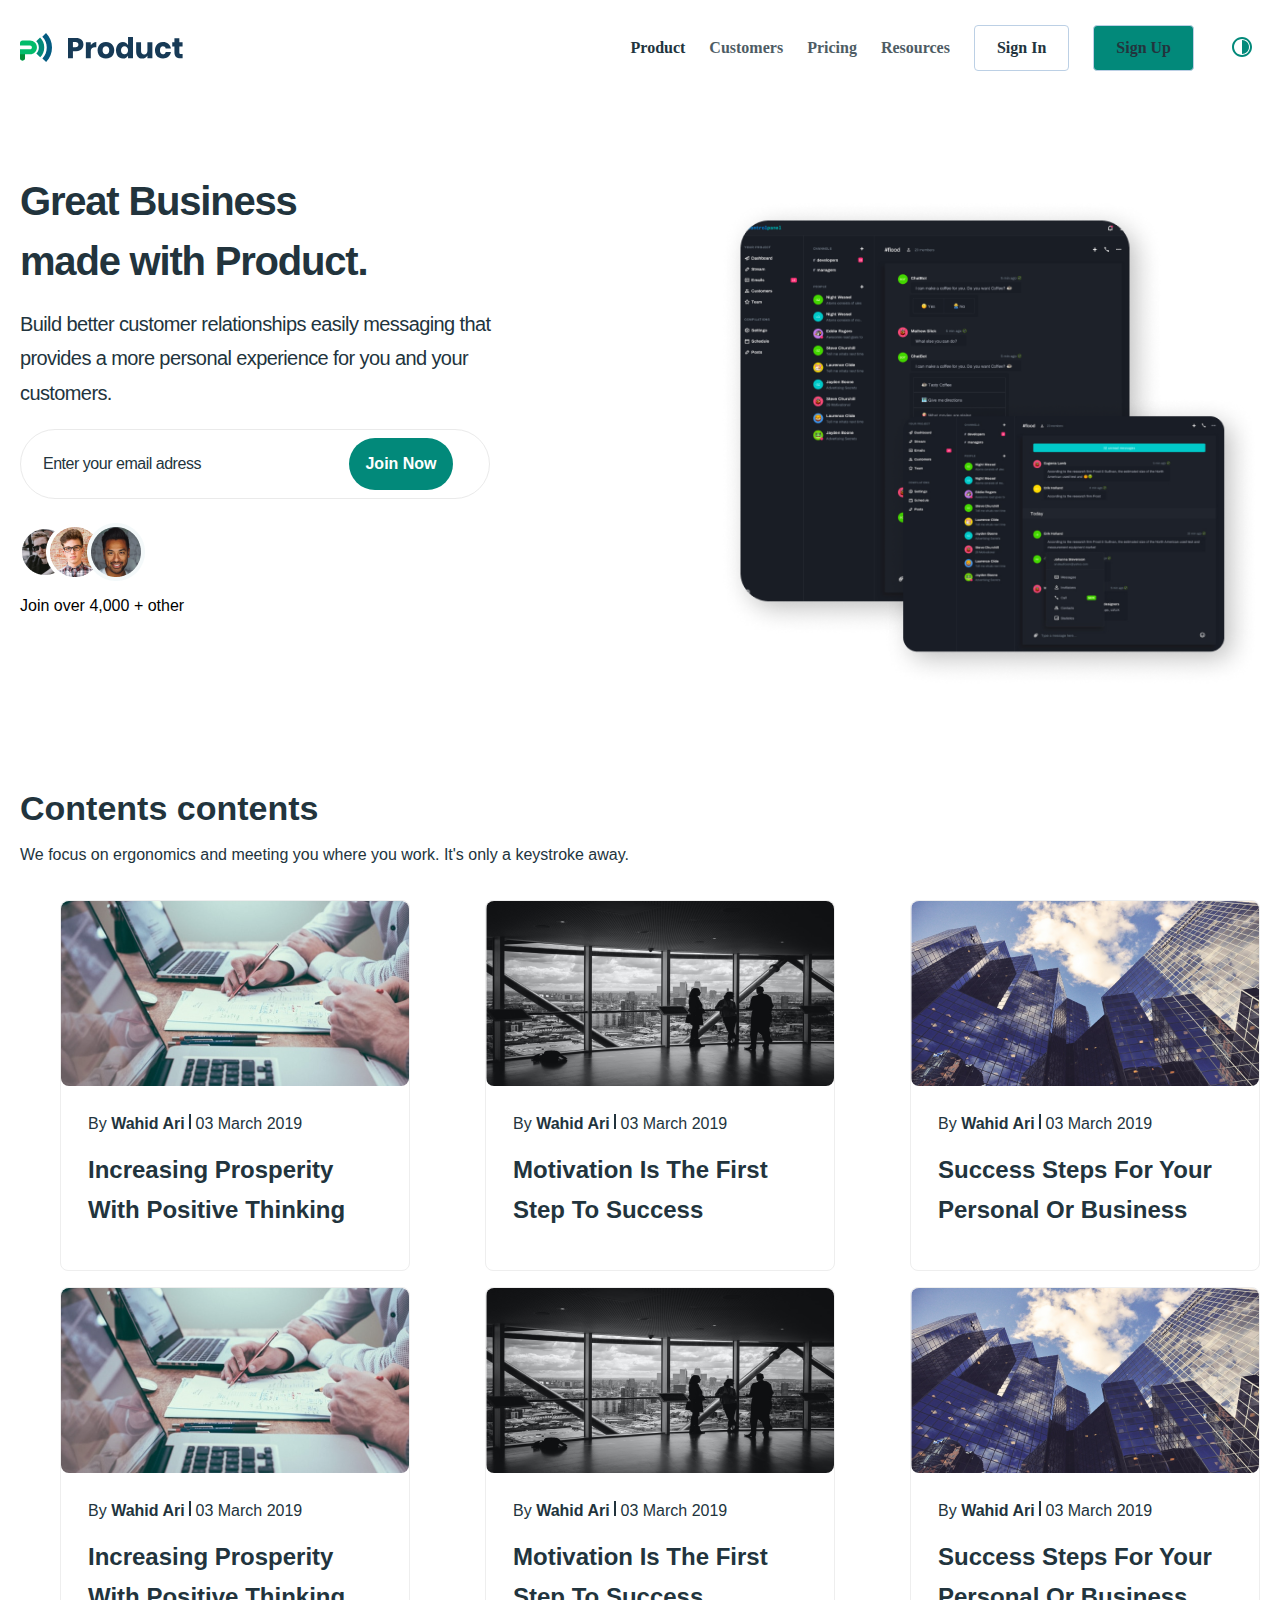
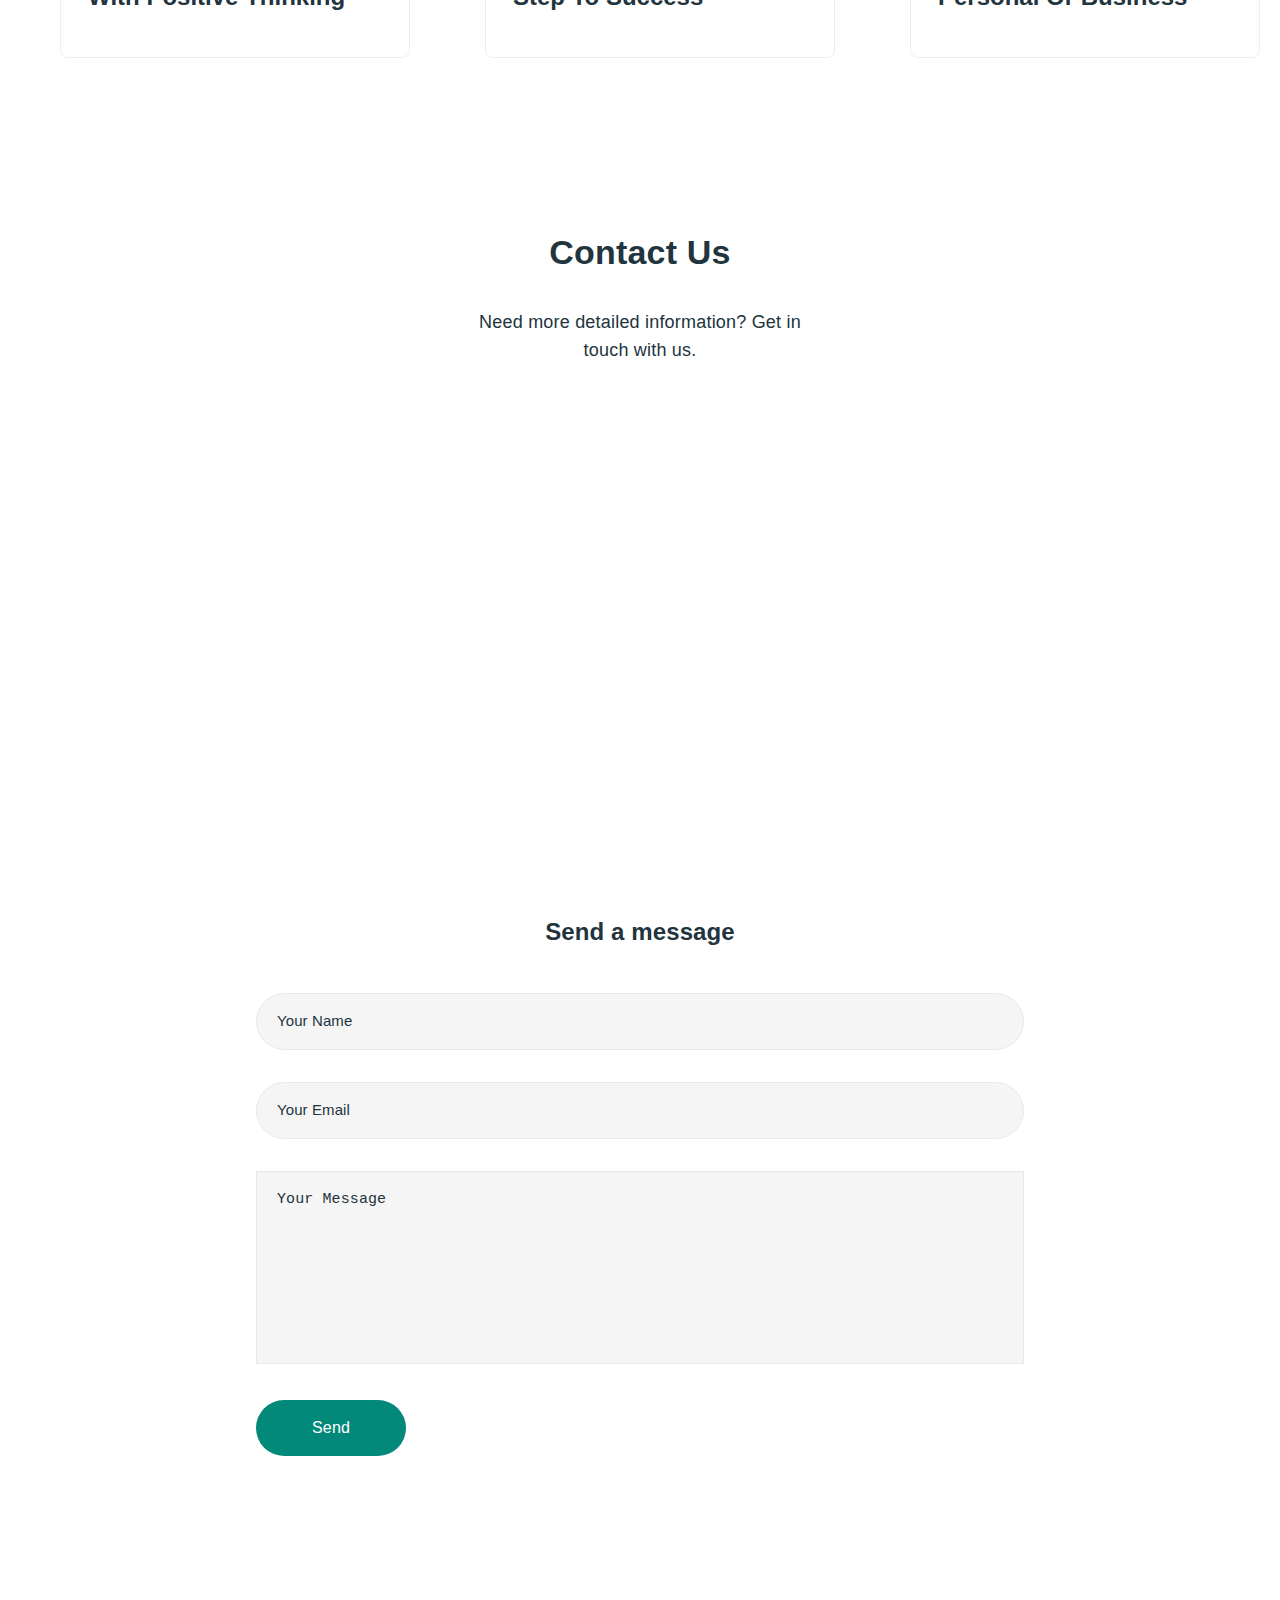
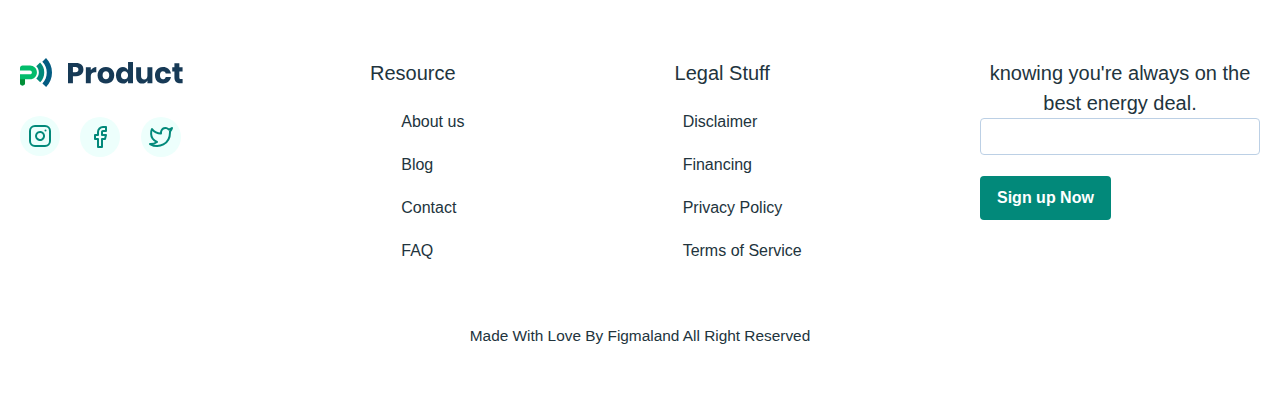
<file: resources.html>
<!DOCTYPE html>
<html lang="en">
<head>
  <meta charset="UTF-8">
  <meta http-equiv="X-UA-Compatible" content="IE=edge">
  <meta name="viewport" content="width=device-width, initial-scale=1.0">
  <title>Document</title>
  <link rel="stylesheet" href="./css/main.css">
</head>
<body>
    <header class="site-header">
        <div class="container">
          <div class="site-header__inner">
            <a href="./index.html" class="logo-link">
              <img class="light-logo" src="./images/logo.svg" alt="site logo">
              <img class="dark-logo" src="./images/dark-logo.svg" alt="site-dark-logo">
            </a>
            <nav class="site-nav">
              <ul class="site-nav__list">
                <li class="site-nav__item"><a href="./index.html" class="site-nav__link">Product</a></li>
                <li class="site-nav__item"><a href="./cuatomers.html" class="site-nav__link">Customers</a></li>
                <li class="site-nav__item"><a href="./pricing.html" class="site-nav__link">Pricing</a></li>
                <li class="site-nav__item"><a href="./resources.html  " class="site-nav__link">Resources</a></li>
              </ul>
              <div class="site-nav__links">
                <a href="#" class="site-nav__btn">Sign In</a>
                <a href="#" class="site-nav__btn site-nav__btn--active">Sign Up</a>
                <button class="dark-btn">
                  <svg width="24" height="24" viewBox="0 0 24 24" fill="none" xmlns="http://www.w3.org/2000/svg">
                    <path
                      d="M12 22C17.514 22 22 17.514 22 12C22 6.486 17.514 2 12 2C6.486 2 2 6.486 2 12C2 17.514 6.486 22 12 22ZM12 4C16.411 4 20 7.589 20 12C20 16.411 16.411 20 12 20C7.589 20 4 16.411 4 12C4 7.589 7.589 4 12 4Z"
                      fill="#02897A" />
                    <path d="M19 12C19 8.134 15.865 5 12 5V19C15.865 19 19 15.866 19 12Z" fill="#02897A" />
                  </svg>
                </button>
              </div>
            </nav>
            <button class="site-header__btn"></button>
          </div>
        </div>
      </header>
      


<main>

  <section class="great-product">
    <div class="container">
      <div class="great-product__inner">
        <div class="great-product__content">
          <div class="great-product__title__box">
            <h2 class="great-product__title">
              Great Business made with Product.
            </h2>
          </div>
          <p class="great-product__desc">
            Build better customer relationships easily
            messaging that provides a more personal
            experience for you and your customers.
          </p>
          <form class="great-product__mail" action="https://echo.htmlacademy.ru/" method="POST">
            <label class="great-product__label">
              <input class="great-product__email" type="email" name="user-email" aria-label="Enter your email adress"
                placeholder="Enter your email adress" required>
              <button class="great-product__btn" type="submit">
                Join Now
              </button>
            </label>
          </form>
          <div class="great-product__joins">
            <img src="./images/mans.png"  alt="Joins">
            <p class="great-product__joins__desc">
              Join over
              <span class="great-product__joins__number">4,000</span>
              <span class="great-product__joins__plus">+</span>
              other
            </p>
          </div>
        </div>
        <picture class="great-product__picture">
          <source media="(max-width: 576px)"
            srcset="./images/great-product-mobile.png 1x, ./images/great-product-mobile@2x.png 2x">
          <img class="great-product__img" src="./images/hal.png" width="541" height="482"
            alt="Great Business">
        </picture>
      </div>
    </div>
  </section>


  <section class="contents">
    <div class="container">
      <div class="contents__inner">
        <div class="contents__title__box">
          <h2 class="contents__title">Contents contents</h2>
          <p class="contents__text">
            We focus on ergonomics and meeting you where you work. It's only a
            keystroke away.
          </p>
        </div>
        <ul class="contents__list">
          <li class="contents__item">
            <img src="./images/comp.png" srcset="
                  ./images/comp.png    1x,
                  ./images/comp@2x.png 2x
                " alt="Increasing Prosperity With Positive Thinking" width="348" height="185" />
            <div class="contents__item__content">
              <p class="contents__item__time">
                By
                <span class="bold">Wahid Ari</span>
                <span class="contents__item__text__line"></span>
                <time datetime="2019-03-03">03 March 2019</time>
              </p>
              <h3 class="contents__item__title">
                Increasing Prosperity With Positive Thinking
              </h3>
            </div>
          </li>
          <li class="contents__item">
            <img src="./images/comp2.png" srcset="
                  ./images/comp2.png    1x,
                  ./images/comp2@2x.png 2x
                " alt="Motivation Is The First Step To Success" width="348" height="185" />
            <div class="contents__item__content">
              <p class="contents__item__time">
                By
                <span class="bold">Wahid Ari</span>
                <span class="contents__item__text__line"></span>
                <time datetime="2019-03-03">03 March 2019</time>
              </p>
              <h3 class="contents__item__title">
                Motivation Is The First Step To Success
              </h3>
            </div>
          </li>
          <li class="contents__item">
            <img src="./images/comp3.png" srcset="
                  ./images/comp3.png    1x,
                  ./images/comp3@2x.png 2x
                " alt="Success Steps For Your Personal Or Business" width="348" height="185" />
            <div class="contents__item__content">
              <p class="contents__item__time">
                By
                <span class="bold">Wahid Ari</span>
                <span class="contents__item__text__line"></span>
                <time datetime="2019-03-03">03 March 2019</time>
              </p>
              <h3 class="contents__item__title">
                Success Steps For Your Personal Or Business
              </h3>
            </div>
          </li>
        </ul>
        <ul class="contents__list">
          <li class="contents__item">
            <img src="./images/comp.png" srcset="
                  ./images/comp.png    1x,
                  ./images/comp@2x.png 2x
                " alt="Increasing Prosperity With Positive Thinking" width="348" height="185" />
            <div class="contents__item__content">
              <p class="contents__item__time">
                By
                <span class="bold">Wahid Ari</span>
                <span class="contents__item__text__line"></span>
                <time datetime="2019-03-03">03 March 2019</time>
              </p>
              <h3 class="contents__item__title">
                Increasing Prosperity With Positive Thinking
              </h3>
            </div>
          </li>
          <li class="contents__item">
            <img src="./images/comp2.png" srcset="
                  ./images/comp2.png    1x,
                  ./images/comp2@2x.png 2x
                " alt="Motivation Is The First Step To Success" width="348" height="185" />
            <div class="contents__item__content">
              <p class="contents__item__time">
                By
                <span class="bold">Wahid Ari</span>
                <span class="contents__item__text__line"></span>
                <time datetime="2019-03-03">03 March 2019</time>
              </p>
              <h3 class="contents__item__title">
                Motivation Is The First Step To Success
              </h3>
            </div>
          </li>
          <li class="contents__item">
            <img src="./images/comp3.png" srcset="
                  ./images/comp3.png    1x,
                  ./images/comp3@2x.png 2x
                " alt="Success Steps For Your Personal Or Business" width="348" height="185" />
            <div class="contents__item__content">
              <p class="contents__item__time">
                By
                <span class="bold">Wahid Ari</span>
                <span class="contents__item__text__line"></span>
                <time datetime="2019-03-03">03 March 2019</time>
              </p>
              <h3 class="contents__item__title">
                Success Steps For Your Personal Or Business
              </h3>
            </div>
          </li>
        </ul>
      </div>
    </div>
  </section>


  <section class="contact-us">
    <div class="container">
      <div class="contact-us__inner">
        <div class="contact-us__content">
          <h2 class="contact-us__title">
            Contact Us
          </h2>
          <div class="contact-us__reverse">
            <p class="contact-us__text">
              Need more detailed information? Get in touch with us.
            </p>
          </div>
        </div>
        <iframe class="school" src="https://www.google.com/maps/embed?pb=!1m18!1m12!1m3!1d191884.74398326364!2d69.1392807343008!3d41.28277055683598!2m3!1f0!2f0!3f0!3m2!1i1024!2i768!4f13.1!3m3!1m2!1s0x38ae8b0cc379e9c3%3A0xa5a9323b4aa5cb98!2z0KLQvtGI0LrQtdC90YIsIE9gemJla2lzdG9u!5e0!3m2!1suz!2s!4v1667932262656!5m2!1suz!2s" width="600" height="600" style="border:0;" allowfullscreen="" loading="lazy" referrerpolicy="no-referrer-when-downgrade"></iframe>
      </div>
    </div>
  </section>
  <section class="message">
    <div class="container">
      <div class="message__inner">
        <h2 class="message__title">
          Send a message
        </h2>
        <form action="https://echo.htmlacademy.ru/">
          <input class="user-message__name user-message--style" type="text" name="user-name" aria-label="Your Name" placeholder="Your Name" required>
          <input class="user-message__email user-message--style" type="email" name="user-email" aria-label="Your Email" placeholder="Your Email" required>
          <textarea class="user-message__comment user-message--style"
           name="user-message" rows="10" placeholder="Your Message"></textarea>
           <button class="user-message__btn" type="submit">
            Send
           </button>
        </form>
      </div>
    </div>
  </section>
</main>





      <footer class="site-footer">
        <div class="container">
          <div class="site-footer__inner">
            <div class="site-footer__logo">
             
              <a href="./index.html" class="logo-link">
                  <img class="light-logo" src="./images/logo.svg" alt="site logo">
                  <img class="dark-logo" src="./images/dark-logo.svg" alt="site-dark-logo">
                </a>
  
              <div class="internets">
                <a class="instagram" href="#">
                  <svg width="40" height="41" viewBox="0 0 40 41" fill="none" xmlns="http://www.w3.org/2000/svg">
                    <circle cx="20" cy="20.0161" r="20" fill="#EDFFFC" />
                    <path
                      d="M25 10.0161H15C12.2386 10.0161 10 12.2547 10 15.0161V25.0161C10 27.7775 12.2386 30.0161 15 30.0161H25C27.7614 30.0161 30 27.7775 30 25.0161V15.0161C30 12.2547 27.7614 10.0161 25 10.0161Z"
                      stroke="#02897A" stroke-width="2" stroke-linecap="round" stroke-linejoin="round" />
                    <path
                      d="M24 19.3859C24.1234 20.2182 23.9812 21.0681 23.5937 21.8149C23.2062 22.5617 22.5931 23.1673 21.8416 23.5456C21.0901 23.9239 20.2384 24.0555 19.4077 23.9219C18.5771 23.7882 17.8097 23.396 17.2148 22.8011C16.6199 22.2062 16.2277 21.4388 16.094 20.6081C15.9604 19.7775 16.092 18.9258 16.4703 18.1743C16.8485 17.4228 17.4541 16.8097 18.2009 16.4222C18.9477 16.0347 19.7977 15.8925 20.63 16.0159C21.4789 16.1418 22.2648 16.5374 22.8716 17.1442C23.4785 17.7511 23.8741 18.537 24 19.3859Z"
                      stroke="#02897A" stroke-width="2" stroke-linecap="round" stroke-linejoin="round" />
                    <path d="M25.5 14.5161H25.51" stroke="#02897A" stroke-width="2" stroke-linecap="round"
                      stroke-linejoin="round" />
                  </svg>
                </a>
                <a class="facebook" href="#">
                  <svg width="40" height="40" viewBox="0 0 40 40" fill="none" xmlns="http://www.w3.org/2000/svg">
                    <circle cx="20" cy="20" r="20" fill="#EDFFFC" />
                    <path
                      d="M26 10H23C21.6739 10 20.4021 10.5268 19.4645 11.4645C18.5268 12.4021 18 13.6739 18 15V18H15V22H18V30H22V22H25L26 18H22V15C22 14.7348 22.1054 14.4804 22.2929 14.2929C22.4804 14.1054 22.7348 14 23 14H26V10Z"
                      stroke="#02897A" stroke-width="2" stroke-linecap="round" stroke-linejoin="round" />
                  </svg>
                </a>
                <a class="twitter" href="#">
                  <svg width="40" height="40" viewBox="0 0 40 40" fill="none" xmlns="http://www.w3.org/2000/svg">
                    <circle cx="20" cy="20" r="20" fill="#EDFFFC" />
                    <path
                      d="M31 11.0101C30.0424 11.6855 28.9821 12.2022 27.86 12.5401C27.2577 11.8476 26.4573 11.3567 25.567 11.134C24.6767 10.9112 23.7395 10.9673 22.8821 11.2945C22.0247 11.6218 21.2884 12.2045 20.773 12.9638C20.2575 13.7231 19.9877 14.6224 20 15.5401V16.5401C18.2426 16.5856 16.5013 16.1959 14.931 15.4055C13.3607 14.6151 12.0103 13.4487 11 12.0101C11 12.0101 7 21.0101 16 25.0101C13.9405 26.408 11.4872 27.109 9 27.0101C18 32.0101 29 27.0101 29 15.5101C28.9991 15.2315 28.9723 14.9537 28.92 14.6801C29.9406 13.6735 30.6608 12.4028 31 11.0101V11.0101Z"
                      stroke="#02897A" stroke-width="2" stroke-linecap="round" stroke-linejoin="round" />
                  </svg>
                </a>
              </div>
            </div>
            <div class=".site-footer__top">
              <strong class="site-footer__subtitle">Resource</strong>
              <ul class="site-footer__lists">
                <li class="site-footer__items">
                  <a class="site-footer__links" href="#"> About us </a>
                </li>
                <li class="site-footer__items">
                  <a class="site-footer__links" href="#"> Blog </a>
                </li>
                <li class="site-footer__items">
                  <a class="site-footer__links" href="#"> Contact </a>
                </li>
                <li class="site-footer__items">
                  <a class="site-footer__links" href="#"> FAQ </a>
                </li>
              </ul>
            </div>
            <div class="site-footer__stuff stuff">
              <strong class="site-footer__subtitle">Legal Stuff</strong>
              <ul class="site-footer__lists">
                <li class="site-footer__items">
                  <a class="site-footer__links" href="#"> Disclaimer </a>
                </li>
                <li class="site-footer__items">
                  <a class="site-footer__links" href="#"> Financing </a>
                </li>
                <li class="site-footer__items">
                  <a class="site-footer__links" href="#"> Privacy Policy </a>
                </li>
                <li class="site-footer__items">
                  <a class="site-footer__links" href="#"> Terms of Service </a>
                </li>
              </ul>
            </div>
            <div class="site-footer__form">
              <div class="site-footer__subtitle__form">
                <div class="site-footer__subtitle__box site-footer__subtitle__box--form">
                  <strong class="site-footer__subtitle">
                    knowing you're always on the best energy deal.
                  </strong>
                </div>
                <form class="site-footer__form" action="https://echo.htmlacademy.ru/" method="POST">
                  <input class="form__text" name="sign-up" type="text" aria-label="sign-up now" />
                  <button class="form__button" type="submit">Sign up Now</button>
                </form>
              </div>
            </div>
          </div>
          <small class="site-footer__small">
            Made With Love By Figmaland All Right Reserved
          </small>
      </footer>
      
      <script src="./js/main.js"></script>
  </body>
  </html>
</file>
<file: css/main.css>
:root{
  --bg-color: #fff;
  --text-color: #22343D;
  --display : block;
  --dark-logo: none;
}

.dark{
  --bg-color: #1F2E35;
  --text-color: #fff;
  --display: none;
  --dark-logo: block;
}


html {
	height: 100%;
	scroll-behavior: smooth;
}

*,
*::before,
*::after {
	box-sizing: border-box;
}

body {
	display: flex;
	flex-direction: column;
	height: 100%;
	margin: 0;
	font-family: 'Arial', sans-serif;
	background-color: var(--bg-color);
}

main {
	flex-grow: 1;
}

img {
	vertical-align: middle;
	object-fit: cover;
}

.visually-hidden {
	clip: rect(0 0 0 0);
	clip-path: inset(50%);
	height: 1px;
	overflow: hidden;
	position: absolute;
	white-space: nowrap;
	width: 1px;
}

.container{
  width: 1280px;
  padding: 0 20px;
  margin: 0 auto;
}

.site-header{
  background-color: var(--bg-color);
  padding: 18px 0;
}
.site-header__inner{
  display: flex;
  justify-content: space-between;
  align-items: center;
}
.logo-link{
  text-decoration: none;
}
.light-logo{
  display: var(--display);
}
.dark-logo{
  display: var(--dark-logo);
}
.site-nav{
  display: flex;
  align-items: center;
}
.site-nav__list{
  list-style: none;
  display: flex;
  align-items: center;
  margin-right: 24px;
}
.site-nav__item + .site-nav__item{
  margin-left: 24px;
  opacity: 0.8;
}
.site-nav__link{
  text-decoration: none;
  font-family: 'Poppins';
  font-style: normal;
  font-weight: 600;
  font-size: 16px;
  line-height: 28px;
  color: var(--text-color);
}
.site-nav__links{
  display: flex;
  align-items: center;
}
.site-nav__btn{
  text-decoration: none;
  border: 1px solid #BCD0E5;
  border-radius: 4px;
  font-family: 'Poppins';
  font-style: normal;
  font-weight: 600;
  font-size: 16px;
  line-height: 24px;
  color: var(--text-color);
  padding: 10px 22px;
}
.site-nav__btn--active{
  background: #02897A;
  margin-left: 24px;
  margin-right: 30px;
}
.dark-btn{
  border: none;
  background-color: transparent;
}

.site-header__btn{
  display: none;
  border-image: url('../images/menu.svg');
  border: none;
}

@media only screen and (max-width:576px) {

  .site-nav{
  display: none;
  }
  .site-nav__btn{
    display: block;
  }
  
}





.hero{
  background-color: var(--bg-color);
  padding: 25px 0;
}
.hero__info{
  display: flex;
  justify-content: space-between;
  align-items: center;
}
.hero__content{
  width: 458px;
}
.hero__title{
  font-family: 'Poppins';
  font-style: normal;
  font-weight: 700;
  font-size: 40px;
  line-height: 60px;
  color: var(--text-color);
  margin: 0;
  margin-bottom: 18px;
}
.hero__text{
  font-family: 'Poppins';
  font-style: normal;
  font-weight: 400;
  font-size: 18px;
  line-height: 28px;
  color: var(--text-color);
  margin: 0;
  margin-bottom: 30px;
}
.hero__links{
  display: flex;
  align-items: center;
}
.hero__link{
  text-decoration: none;
  font-family: 'Poppins';
  font-style: normal;
  font-weight: 700;
  font-size: 16px;
  line-height: 24px;
  color: #FFFFFF;
  background: #02897A;
  border-radius: 4px;  
  padding: 15px 40px;
}
.hero__link--active{
  display: flex;
  align-items: center;
  text-decoration-line: underline;
  color: #02897A;
  background-color: transparent;
}
.hero__link--active svg{
  margin-right: 9px;
}

.product {
	background-image: url('../images/bg.png'); 
	background-repeat: no-repeat;
	background-position: center;
}

.product__title {
	width: 530px;
	margin: 0 auto;
	font-style: normal;
	color: var(--text-color);
	font-weight: 700;
	font-size: 32px;
	line-height: 48px;
	text-align: center;
	margin-bottom: 65px;
}

.product__list {
	padding: 0;
	margin: 0;
	list-style-type: none;
	display: flex;
	align-items: center;
	justify-content: space-between;
}
.product__item {
	color: var(--text-color);
	width: 240px;
}


.need__subtitle {
	font-style: normal;
	font-weight: 600;
	font-size: 22px;
	line-height: 33px;
}
.product__subdesc {
	font-style: normal;
	font-weight: 400;
	font-size: 16px;
	line-height: 26px;
}
.product__link {
	text-align: center;
	padding: 75px 0 90px;
}


.services__row {
	display: flex;
	justify-content: space-between;
	align-items: center;
	margin-bottom: 150px;
}
.services__row:nth-child(2) {
	flex-direction: row-reverse;
}
.need__content {
	color: var(--text-color);
	width: 486px;
}
.need__small {
	font-weight: 600;
	font-size: 16px;
	line-height: 24px;
}
.need__subtitle {
	font-weight: 700;
	font-size: 32px;
	line-height: 48px;
}

.need__title {
	font-style: normal;
	font-weight: 600;
	font-size: 16px;
	line-height: 26px;
}
	.need__subtext {
	font-style: normal;
	font-weight: 400;
	font-size: 16px;
	line-height: 26px;
}
.mail{
	background-color: var(--bg-color);
}

.main__inner{
	background-image: url('../images/bd3.png');
  background-repeat: no-repeat;
	background-position: center;
  margin-bottom: 150px;
}

.mail__content{
width: 542px;
margin: 0 auto;
text-align: center;
}


.mail__title{
	font-weight: 700;
	margin: 0;
	padding: 80px 0 0;
font-size: 32px;
line-height: 48px;
text-align: center;
color: var(--text-color);
}

.mail__text{
	font-weight: 500;
font-size: 16px;
margin: 0;
line-height: 26px;
text-align: center;
color: var(--text-color);
margin-top: 16px;
}


.mail__top{
	display: flex;
	justify-content: space-between;
	margin-bottom: 20px;
}

.mail__top div{
	display: flex;
	justify-content: space-between;
	align-items: center;
	margin: 0 80px;
}


.mail__button{
	display: flex;
	justify-content: space-between;
}

.mail__button div{
	display: flex;
	margin: 0 100px;
	align-items: center;
}

.mail__top-text{
	background-color: #FFFFFF;
box-shadow: 0px 2px 15px rgba(23, 58, 86, 0.1);
border-radius: 26.5px;
margin-left: 15px;
margin-right: 15px;
padding: 15px 24px;
}
.mail__link{
	display: flex;
	justify-content: center;
	margin: 0 auto;
	width: 216px;
	padding: 15px 30px;
	margin-top: 48px;
	font-weight: 700;
font-size: 16px;
line-height: 24px;
color: #FFFFFF;
background-color: #02897A;
border-radius: 4px;
}




.contents__inner {
  padding-bottom: 150px;
}

.contents__title {
  font-weight: 700;
  font-size: 34px;
  line-height: 51px;
  margin: 0;
  color: var(--text-color);
}

.contents__text {
  font-weight: 500;
  font-size: 16px;
  line-height: 26px;
  margin: 8px 0 32px;
  color: var(--text-color);
}

.contents__list {
  display: flex;
  align-items: center;
  justify-content: space-between;
}

.contents__item {
  list-style-type: none;  
  background-color: #fff;
  border: 1px solid #eee;
  border-radius: 8px;
}

.contents__item>img {
  border-radius: 8px;
}

   
.contents__item:hover .contents__item__title {
  color: #02897A;
  transition: all .4s ease;
}

.contents__item__content {
  width: 100%;
  max-width: 294px;
  margin: 24px auto 40px;
}

.contents__item__time {
  margin: 0;
  font-weight: 400;
  font-size: 16px;
  line-height: 28px;
  color: #22343D;
}

.bold {
  font-weight: bold;
}

.contents__item__text__line {
  display: inline-block;
  width: 100%;
  max-width: 2px;
  height: 15px;
  background-color: #22343D;
}

.contents__item__title {
  margin: 12px 0 0;
  font-weight: 700;
  font-size: 24px;
  line-height: 40px;
  color: #22343D;
  transition: all .4s ease;
}



@media only screen and (max-width:576px) {
  .contents__inner {
    padding-bottom: 61px;
  }

  .contents__title__box {
    display: block;
    width: 100%;
    max-width: 349px;
    margin: 0 auto;
  }

  .contents__title,
  .contents__text {
    text-align: center;
  }

  .contents__list {
    flex-direction: column;
  }

  .contents__item {
    border: none;
  }

  .contents__item+.contents__item {
    margin-top: 16px;
  }

  .contents__item__content {
    margin: var(--contents-item-content);
  }

  .contents__style__box {
    display: none;
  }
}

@media only screen and (max-width:390px) {
  .contents__title {
    font-size: 30px;
    line-height: 45px;
  }

  .contents__text {
    font-size: 14.5px;
  }

  .contents__item>img {
    width: 100%;
    max-width: 330px;
    height: auto;
  }
}

@media only screen and (max-width:370px) {
  .contents__item__time {
    font-size: 14px;
    line-height: 23px;
  }

  .contents__item__title {
    font-size: 22px;
    line-height: 35px;
  }

  .contents__title {
    font-size: 25px;
    line-height: 40px;
  }

  .contents__text {
    font-size: 12px;
  }
}



.prices__inner{
  padding: 50px 0;
}

.prices__title__box {
  display: block;
  margin: 0 auto;
}

.prices__title {
  margin: 0;
  text-align: center;
  font-weight: 700;
  font-size: 34px;
  line-height: 51px;
  color: var(--text-color);
}

.prices__title--pricing {
  font-weight: 600;
  font-size: 24px;
  line-height: 36px;
  color: var(--text-color);
}

.prices__subtitle {
  margin: 32px 0 16px;
  font-weight: 700;
  font-size: 40px;
  line-height: 60px;
  text-align: center;
  color: var(--text-color);
}

.prices__text {
  margin: 8px 0 0;
  text-align: center;
  font-weight: 500;
  font-size: 16px;
  line-height: 24px;
  color: var(--text-color);
}

.radio {
  display: flex;
  align-items: center;
  justify-content: space-between;
  margin-top: 50px;
  margin-bottom: 150px;
}

.radio__label__inner {
  padding: 30px 30px;
  width: 100%;
  max-width: 325px;
  align-items: center;
  background-color: #FFFFFF;
  box-shadow: 0px 2px 8px #00000040;
  transition: all .4s ease-in-out;
  border-radius: 8px;
}

.radio__label__inner:hover {
  transition: all .4s ease-in-out;
  background-color: #02897A;
}

.radio__label__inner:hover .radio__subtitle {
  transition: all .4s ease-in-out;
  color: #fff;
}

.radio__label__inner:hover .radio__text {
  transition: all .4s ease-in-out;
  color: #fff;
}

.radio__label__inner:hover .prices__table {
  transition: all .4s ease-in-out;
  color: #fff;
}

.radio__label__inner:hover .prices__currency {
  transition: all .4s ease-in-out;
  color: #fff;
}

.radio__label__inner:hover .radio__item__text {
  color: #fff;
  transition: all .4s ease-in-out;
}

.radio__label__inner:hover .radio__btn {
  background-color: #fff;
  color: #02897A;
  transition: all .4s ease-in-out;
}

.radio__subtitle__box {
  display: block;
  width: 100%;
  max-width: 174px;
  margin: 0 auto;
}

.radio__subtitle {
  display: flex;
  justify-content: center;
  margin: 0 0 8px;
  font-weight: 700;
  font-size: 24px;
  line-height: 40px;
  color: #22343D;
}


.radio__text {
  margin: 0;
  font-weight: 400;
  font-size: 16px;
  line-height: 40px;
  color: #22343D;
}

.prices__table__box {
  display: flex;
  align-items: center;
  justify-content: center;
  margin-bottom: 20px;
}

.prices__table {
  font-weight: 700;
  font-size: 76px;
  line-height: 100px;
  letter-spacing: 0.2px;
  color: #02897A;
  text-decoration: none;
}

.prices__lifetime__box {
  margin-left: 8px;
}

.prices__currency {
  font-weight: 700;
  font-size: 24px;
  line-height: 30px;
  letter-spacing: 0.1px;
  color: #02897A;
}

.prices__lifetime {
  margin: 0;
  font-weight: 400;
  font-size: 16px;
  line-height: 19px;
  letter-spacing: 0.1px;
  color: #AFAFAF;
}

.radio__item {
  display: flex;
  justify-content: center;
  margin-bottom: 16px;
}

.radio__item+.radio__item+.radio__item {
  margin-bottom: 38px;
}

.radio__item__text {
  margin: 0;
  font-weight: 500;
  font-size: 16px;
  line-height: 22px;
  letter-spacing: 0.2px;
  color: #22343D;
}

.radio__btn {
  display: block;
  margin: 0 auto;
  width: 100%;
  max-width: 139px;
  text-align: center;
  font-weight: 600;
  font-size: 18px;
  line-height: 22px;
  text-decoration: none;  
  padding: 11px 19px;
  background-color: #02897A;
  color: #FFFFFF;
  border: none;
  border-radius: 8px;
}

@media only screen and (max-width:576px) {
  .prices {
    padding-bottom: 100px;
  }

  .prices__title,
  .prices__text {
    text-align: center;
  }

  .radio {
    margin-top: 74px;
    margin-bottom: 0;
    flex-direction: column;
  }

  .radio__label__inner+.radio__label__inner {
    margin-top: 32px;
  }

  .radio__subtitle__box {
    display: block;
    width: 100%;
    max-width: 180px;
    margin: 0 auto;
  }

  .radio__text {
    text-align: center;
  }


  .prices__title__box--pricing {
    width: 100%;
    max-width: 355px;
    margin: 0 auto;
  }

  .prices__title__box--subtitle {
    font-size: 36px;
    line-height: 54px;
  }

}

@media only screen and (max-width:390px) {
  .prices__title {
    font-size: 25px;
    line-height: 40px;
  }

  .prices__text {
    font-size: 14px;
    line-height: 20px;
  }

  .radio__subtitle {
    font-size: 20px;
    line-height: 35px;
  }

  .radio__text {
    font-size: 14px;
    line-height: 35px;
  }

  .prices__table {
    font-weight: 700;
    font-size: 70px;
    line-height: 95px;
    letter-spacing: 0;
    color: #02897A;
  }

  .prices__currency {
    font-weight: 600;
    font-size: 20px;
    line-height: 25px;
    letter-spacing: 0;
  }

  .radio__btn {
    width: 100%;
    max-width: 130px;
    font-size: 16px;
    line-height: 15px;
    padding: 13px 19px;
  }


  .table__title__box--subtitle {
    font-size: 28px;
    line-height: 50px;
  }

}



.Clients {
  margin-bottom: 157px;
}

.Clients__title__box {
  margin: 0 auto 50px;
  width: 100%;
  max-width: 537px;
}

.Clients__title {
  text-align: center;
  margin: 0 0 8px;
  font-weight: 700;
  font-size: 34px;
  line-height: 57px;
  letter-spacing: 0.2px;
  color: var(--text-color);
}

.Clients__text {
  text-align: center;
  margin: 0;
  font-weight: 500;
  font-size: 16px;
  line-height: 28px;
  text-align: center;
  letter-spacing: 0.2px;
  color: var(--text-color);
}

.Clients__list {
  display: flex;
  align-items: center;
  justify-content: space-between;
}

.Clients__item {
  width: 100%;
  max-width: 327px;
  padding: 26px;
  list-style-type: none;
  background-color: #FFFFFF;  
  border: 1px solid #DEDEDE;
  border-radius: 5px;
}

.Clients__item__text {
  margin: 16px 0 0;
  font-weight: 400;
  font-size: 16px;
  line-height: 28px;
  letter-spacing: 0.2px;
  color: #737373;
}

.Clients__item__workers {
  display: flex;
  margin-top: 16px;
}

.Clients__person__content {
  margin-left: 14px;
}

.Clients__person {
  font-weight: 600;
  font-size: 16px;
  line-height: 24px;
  letter-spacing: 0.2px;
  color: #02897A;
}

.Clients__person__work {
  margin: 0;
  font-weight: 500;
  font-size: 14px;
  line-height: 24px;
  letter-spacing: 0.2px;
  color: #252B42;
}

@media only screen and (max-width:576px) {
  .Clients__title__box {
    width: 100%;
    max-width: 323px;
    margin: 0 auto 32px;
  }

  .Clients__list {
    flex-direction: column;
  }

  .Clients__item+.estimates__item {
    margin-top: 32px;
  }
}

@media only screen and (max-width:365px) {
  .Clients__title {
    font-size: 30px;
    line-height: 50px;
  }

  .Clients__text {
    font-size: 14px;
    line-height: 24px;
  }

  .Clients__item__text {
    font-size: 13.5px;
    line-height: 20px;
    letter-spacing: 0;
  }

  .Clients__person {
    font-size: 14px;
    line-height: 20px;
  }

  .Clients__person__work {
    font-size: 12px;
    line-height: 20px;
  }
}




.business__inner {
  display: flex;
  align-items: center;
  justify-content: space-between;
  width: 100%;
  max-width: 968px;
  margin: 0 auto;
  padding: 49px 51px 56px;
  background-color: #02897A;
  border-radius: 32px;
  background-image: url('../images/business.png');
  background-repeat: no-repeat;
  background-position: right;
  background-size: 371px 331px;
}

.business__box {
  width: 100%;
  max-width: 510px;
}

.business__title {
  margin: 0 0 60px;
  font-weight: 600;
  font-size: 32px;
  line-height: 151.4%;
  color: #FFFFFF;
}

.business__link {
  font-weight: 600;
  font-size: 20px;
  line-height: 30px;
  color: #02897A;
  background-color: #FFFFFF;
  border-radius: 8px;
  text-decoration: none;
  border: 2px solid transparent;
  padding: 10px 34px;
  transition: all .4s ease;
}

.business__link:hover {
  background-color: transparent;
  color: #fff;
  border: 2px solid #fff;
  transition: all .4s ease;
}

@media only screen and (max-width:576px) {
  .business__inner {
    width: 100%;
    max-width: 371px;
    padding: 17px 22px 373px;
    flex-direction: column;
    background-image: url('../images/business.png');
    background-repeat: no-repeat;
    background-position: bottom;
    background-size: 351px 331px;
  }

  .business__title {
    font-size: 31px;
    text-align: center;
  }

  .business__link {
    font-size: 19;
    display: block;
    width: 153px;
    margin: 0 auto;
    padding: 10px 33px;
    text-align: center;
  }
}

@media only screen and (max-width:405px) {
  .business__inner {
    padding: 17px 17px 373px;
    background-size: 100%;
    background-position: bottom 17px center;
  }

  .business__title {
    font-size: 23px;
    margin-bottom: 40px;
  }

  .business__link {
    font-size: 16px;
    width: 130px;
    padding: 10px 28px;
  }
}

@media only screen and (max-width:370px) {
  .business__inner {
    padding-bottom: 343px;
  }
}

@media only screen and (max-width:350px) {
  .business__inner {
    padding-bottom: 293px;
  }
}



.site-footer {
  padding: 150px 0 46px;
}

.site-footer__inner {
  display: flex;
  justify-content: space-between;
  padding-bottom: 37px;
}

.internets {
  margin-top: 28px;
 
}

.internets>a+a {
  margin-left: 16px;
  
}

.internets>a {
  text-decoration: none;
  
}


.site-footer__subtitle__box {
  width: 100%;
  max-width: 280px;
  margin: 0 auto;
}

.site-footer__subtitle {
  display: block;
  text-align: center;
  margin:  0 auto;
  align-items: center;
  font-weight: 500;
  font-size: 20px;
  line-height: 30px;
  color: var(--text-color);
}

.site-footer__items {
  align-items: center;
  list-style-type: none;
  margin-top: 8px;
}

.site-footer__links {
  font-weight: 400;
  font-size: 16px;
  line-height: 35px;
  text-decoration: none;
  color: var(--text-color);
  transition: all 0.4s ease;
}

.site-footer__links:hover {
  color: #02897A;
  transition: all 0.4s ease;
}

.form__text {
  display: block;
  width: 100%;
  max-width: 325px;
  padding: 10px 15px;
  outline: #02897A;
  background-color: #FFFFFF;
  border: 1px solid #BCD0E5;
  border-radius: 4px;
}

.form__text::placeholder {
  font-size: 16px;
  line-height: 28px;
  color: #BCD0E5;
}

.form__button {
  border: none;
  padding: 8px 15px;
  background-color: #02897A;
  border-radius: 4px;
  margin-top: 21px;
  font-weight: 700;
  font-size: 16px;
  line-height: 24px;
  color: #FFFFFF;
  border: 2px solid transparent;
  transition: all .4s ease-in-out;
}

.form__button:hover {
  background-color: #fff;
  color: #02897A;
  border: 2px solid #02897A;
}

.site-footer__small {
  display: block;
  font-weight: 400;
  font-size: 15.4px;
  line-height: 30px;
  color: var(--text-color);
  text-align: center;
}

@media only screen and (max-width:576px) {

  .site-footer {
    padding-top: 100px;
  }

  .site-footer__inner {
    flex-direction: column;
  }

  .site-footer__logo {
    width: 100%;
    max-width: 163px;
    margin: 0 auto 32px;
  }

  .stuff {
    margin-top: 32px;
    margin-bottom: 32px;
  }

  .site-footer__items {
    text-align: center;
  }

  .site-footer__subtitle__box {
    width: 100%;
    max-width: 280px;
    margin: 0 auto 34px;
  }

  .site-footer__subtitle__box--form {
    width: 100%;
    max-width: 280px;
    margin: 0 auto;
    margin-bottom: 34px;
  }

  .site-footer__subtitle {
    display: block;
    text-align: center;
  }

  .site-footer__form {
    width: 100%;
    max-width: 325px;
    margin: 0 auto;
  }

  .form__text {
    width: 100%;
    max-width: 325px;
  }

  .form__button {
    display: block;
    margin: 0 auto;
    margin-top: 29px;
  }

}



.enterprise {
  padding: 53px 0 51px;
}

.enterprise__inner {
  display: block;
  margin: 0 auto;
  width: 100%;
  max-width: 802px;
}

.enterprise__title {
  text-align: center;
  margin: 0;
  font-weight: 600;
  font-size: 24px;
  line-height: 36px;
  color: var(--text-color);
}

.enterprise__subtitle {
  text-align: center;
  margin: 16px 0 8px;
  font-weight: 700;
  font-size: 34px;
  line-height: 51px;
  color: var(--text-color);
}

.enterprise__text {
  text-align: center;
  margin: 0 0 32px;
  font-weight: 400;
  font-size: 18px;
  line-height: 27px;
  color: var(--text-color);
}

.enterprise__btn {
  display: block;
  margin: 0 auto;
  padding: 11px 18px;
  border: none;
  border: 2px solid transparent;
  background-color: #02897A;
  border-radius: 8px;
  font-weight: 600;
  font-size: 18px;
  line-height: 22px;
  color: #FFFFFF;
  transition: all .4s ease;
}

.enterprise__btn:hover {
  border: 2px solid #02897A;
  background-color: #fff;
  color: #02897A;
  transition: all .4s ease;
}

@media only screen and (max-width:576px) {

  .enterprise {
    padding: 47px 0 47px;
  }

  .enterprise__inner {
    width: 100%;
    max-width: 340px;
  }

  .enterprise__subtitle {
    font-size: 32px;
    line-height: 48px;
    margin: 24px 0;
  }

}

@media only screen and (max-width:380px) {

  .enterprise__subtitle {
    font-size: 26.3px;
    line-height: 43px;
  }

  .enterprise__text {
    font-size: 15px;
    line-height: 25px;
  }

}



.effect {
  padding: 150px 0 150px;
}

.effect__title {
  font-weight: 700;
  font-size: 34px;
  line-height: 51px;
  text-align: center;
  margin: 0 0 56px;
  color: var(--text-color);
}

.effect__inner {
  display: flex;
  align-items: center;
  justify-content: space-between;
}

.effect__item {
  list-style-type: none;
  position: relative;
  width: 100%;
  max-width: 533px;
}

.effect__item:nth-child(1):before {
  position: absolute;
  top: -7px;
  width: 100%;
  max-width: 50px;
  height: 50px;
  background-image: url('../images/iconp1.svg');
  background-repeat: no-repeat;
  content: "";
}

.effect__item:nth-child(2):before {
  position: absolute;
  top: -7px;
  width: 100%;
  max-width: 50px;
  height: 50px;
  background-image: url('../images/iconp2.svg');
  background-repeat: no-repeat;
  content: "";
}

.effect__item:nth-child(3):before {
  position: absolute;
  top: -7px;
  width: 100%;
  max-width: 50px;
  height: 50px;
  background-image: url('../images/iconp3.svg');
  background-repeat: no-repeat;
  content: "";
}

.effect__item+.effect__item {
  margin-top: 40px;
}

.effect__item:not(:last-child) {
  width: 100%;
  max-width: 506px;
}

.effect__subtitle {
  font-weight: 600;
  font-size: 24px;
  line-height: 36px;
  margin: 0 0 23px 64px;
  color: var(--text-color);
}

.effect__text {
  font-weight: 400;
  font-size: 16px;
  line-height: 28px;
  margin: 0;
  color: var(--text-color);
}

@media only screen and (max-width:576px) {

  .effect {
    padding: 100px 0;
  }

  .effect__inner {
    flex-direction: column;
  }

  .effect__title__box {
    width: 100%;
    max-width: 342px;
    margin: 0 auto;
  }

  .effect__title {
    font-size: 32px;
    line-height: 48px;
  }

  .effect__picture {
    width: 100%;
    max-width: 352px;
    height: 288px;
  }

  .effect__list {
    width: 100%;
    max-width: 338px;
    margin: 0 auto;
    margin-top: 40px;
  }

  .effect__item:not(:last-child) {
    width: 100%;
    max-width: 333px;
  }

  .effect__item+.effect__item {
    margin-top: 31px;
  }
}

@media only screen and (max-width:395px) {

  .effect__picture {
    width: 100%;
    max-width: 352px;
    height: auto;
  }

  .effect__title {
    font-size: 27px;
    line-height: 43px;
  }
}



.question__title {
  text-align: center;
  font-weight: 700;
  font-size: 34px;
  line-height: 51px;
  margin: 0 0 8px;
  color: var(--text-color);
}

.question__text {
  text-align: center;
  font-weight: 400;
  font-size: 18px;
  line-height: 27px;
  margin: 0 0 28px;
  color: var(--text-color);
}

.question {
  padding: 0 0 150px;
}

.question__inner {
  display: block;
  margin: 0 auto;
  width: 100%;
  max-width: 920px;
}

.question__item {
  list-style-type: none;
  position: relative;
  padding: 16px 0 22px;
}

.question__item::before {
  position: absolute;
  bottom: 24px;
  width: 100%;
  max-width: 24px;
  height: 24px;
  background-image: url('../images/icond1.svg');
  background-repeat: no-repeat;
  content: "";
}

.question__item:nth-child(2):before {
  position: absolute;
  top: 17px;
  width: 100%;
  max-width: 24px;
  height: 24px;
  background-image: none;
  background-image: url('../images/icond2.svg');
  content: "";
}

.question__subtitle {
  font-weight: 500;
  font-size: 18px;
  line-height: 27px;
  margin: 0 0 0 40px;
  color: var(--text-color);
}

.question__item__text {
  font-weight: 400;
  font-size: 16px;
  line-height: 24px;
  margin: 19px 0 0;
  color: var(--text-color);
}

@media only screen and (max-width:576px) {

  .question {
    padding-bottom: 100px;
  }

  .question__title__box {
    width: 100%;
    max-width: 326px;
    margin: 0 auto;
  }

  .question__list {
    width: 100%;
    max-width: 355px;
    margin: 0 auto;
  }
}

@media only screen and (max-width:390px) {

  .question__title {
    font-size: 30px;
    line-height: 45px;
  }

  .question__text {
    font-size: 16px;
    line-height: 23px;
  }

  .question__subtitle {
    font-size: 15.5px;
    line-height: 23px;
  }

  .question__item__text {
    font-size: 14px;
    line-height: 20px;
  }
}



.web-sites {
  padding: 50px 0 80px;
}

.web-sites__inner {
  width: 100%;
  max-width: 365px;
  margin: 0 auto;
}

.web-sites__title {
  text-align: center;
  font-weight: 700;
  font-size: 36px;
  line-height: 54px;
  margin: 0 0 38px;
  color: var(--text-color);
}

.web-sites__list {
  display: flex;
  align-items: center;
  justify-content: space-between;
  list-style-type: none;
  flex-wrap: wrap;
  margin-top: 38px;
}


.web-sites__item:nth-child(3) {
  margin-top: 54px;
}

.web-sites__item:nth-child(4) {
  margin-top: 54px;
}

@media only screen and (min-width:1024px) {

  .web-sites__inner {
    width: 100%;
    max-width: 850px;
  }

  .web-sites__title {
    font-size: 40px;
    line-height: 60px;
  }

  .web-sites__list {
    flex-direction: row;
  }

  .web-sites__item:nth-child(3) {
    margin-top: 0;
  }

  .web-sites__item:nth-child(4) {
    margin-top: 0;
  }

  .microsoft-logo {
    width: 100%;
    max-width: 164px;
    height: 34px;
  }
}

@media only screen and (max-width:390px) {

  .web-sites__list {
    flex-direction: column;
  }

  .web-sites__item {
    margin-top: 50px;
  }

  .web-sites__item:nth-child(1) {
    margin-top: 0;
  }

  .main-logos {
    width: 100%;
    max-width: 140px;
    height: 45px;
  }

}

.choose{
background-color: var(--bg-color);
padding: 24px 0 68px;
}

.choose__title {
  font-weight: 700;
  margin: 0 auto;
  font-size: 34px;
  line-height: 51px;
  text-align: center;
  color: var(--text-color);
}

.choose__list   {
  display: flex;
  align-items: center;
  list-style-type: none;
}

.choose__item {
  border: 1px solid #DEDEDE;
  width: 350px;
  padding: 34px 42px;
  border-radius: 10px;  
  margin-left: 20px;
}

.choose__subtitle {
  font-weight: 700;
  font-size: 22px;
  line-height: 33px;
  text-align: center;
  letter-spacing: 0.1px;
  color: var(--text-color);
}

.choose__text{
  font-weight: 400;
  font-size: 16px;
  line-height: 27px;
  text-align: center;
  letter-spacing: 0.2px;
  color: var(--text-color);
}


@media only screen and (max-width:576px) {

.choose{
  width: 100%;
  max-width: 576px;
  align-items: center;
}

  .choose__list  {
    flex-direction: column;
  }
}





.choose-comp {
  padding: 96px 0 70px;
}

.choose-comp__title {
  font-weight: 700;
  font-size: 32px;
  padding-bottom: 82PX;
  line-height: 48px;
  text-align: center;
  margin: 0;
  color: var(--text-color);
}

.choose-comp__list {
  display: flex;
  flex-direction: column;
  text-decoration: none ;
  width: 100%;
  max-width: 349px;
  margin: 79px auto 70px;
}

.choose-comp__item+.product-work__item {
  margin-top: 69px;
}

.macbook {
  width: 100%;
  max-width: 349px;
  height: auto;
}

.choose-comp__content {
  margin-top: 80px;
}

.choose-comp__heading {
  font-weight: 500;
  font-size: 20px;
  line-height: 30px;
  margin: 0 0 16px;
  color: var(--text-color);
}

.choose-comp__subtitle {
  font-weight: 600;
  font-size: 24px;
  line-height: 36px;
  margin: 0 0 16px;
  color: var(--text-color);
}

.choose-comp__text {
  font-weight: 400;
  font-size: 16px;
  line-height: 28px;
  margin: 0;
  color: var(--text-color);
}

.choose-comp__btn {
  font-weight: 600;
  font-size: 18px;
  line-height: 22px;
  color: #FFFFFF;
  text-align: center;
  display: block;
  width: 100%;
  max-width: 224px;
  margin: 0 auto;
  padding: 11px 18px;
  background-color: #02897A;
  border-radius: 8px;
  border: 2px solid transparent;
  transition: all .4s ease;
}

.choose-comp__btn:hover {
  background-color: #fff;
  border: 2px solid #02897A;
  color: #02897A;
}

@media only screen and (min-width:1024px) {
  .choose-comp__list {
    flex-direction: column;
    width: 100%;
    max-width: 1027px;
  }

  .choose-comp__item {
    display: flex;
    align-items: center;
    justify-content: space-between;
  }

  .choose-comp__item+.product-work__item {
    margin-top: 100px;
  }

  .choose-comp__item:nth-child(2) {
    flex-direction: row-reverse;
  }

  .choose-comp__content {
    width: 100%;
    max-width: 438px;
    margin-top: 0;
  } 

  .macbook {
    width: 100%;
    max-width: 500px;
    height: auto;
  }

@media only screen and (max-width:360px) {
  .product-work__title {
    font-size: 27px;
    line-height: 43px;
  }
}


.small-section {
  margin-bottom: 100px;
  padding: 32px 0;
}

.small-section__title__box {
  width: 100%;
  max-width: 352px;
  margin: 0 auto;
}

.small-section__title {
  font-weight: 700;
  font-size: 32px;
  line-height: 48px;
  text-align: center;
  color: var(--text-color);
  margin: 0;
}

.small-section__list {
  display: flex;
  flex-direction: column;list-style-type: none;
  align-items: center;
  width: 100%;
  max-width: 250px;
  margin: 85px auto 0;
}

.small-section__item:nth-child(1):before {
  display: block;
  width: 100%;
  max-width: 150px;
  height: 150px;
  margin: 0 auto;
  background-image: url('../images/hg3.svg');
  content: "";
}

.small-section__item:nth-child(2):before {
  display: block;
  width: 100%;
  max-width: 150px;
  height: 150px;
  margin: 0 auto;
  background-image: url('../images/hg2.svg');
  content: "";
}

.small-section__item:nth-child(1) {
  margin-bottom: 66px;
}

.small-section__subtitle {
  font-weight: 500;
  font-size: 24px;
  line-height: 28px;
  text-align: center;
  margin: 35px 0 16px;
  color: var(--small-section-desc);
}

.small-section__text__box {
  width: 100%;
  max-width: 184px;
  margin: 0 auto;
}

.small-section__text__box__two {
  width: 100%;
  max-width: 212px;
  margin: 0 auto;
}

.small-section__text {
  font-weight: 400;
  font-size: 18px;
  line-height: 32px;
  text-align: center;
  margin: 0 0 12px;
  color: var(--text-color);
}

.small-section__desc {
  font-weight: 500;
  font-size: 16px;
  line-height: 28px;
  margin: 0;
  color: var(--small-section-desc);
}

@media only screen and (min-width:1024px) {

  .small-section {
    margin-bottom: 150px;
    padding: 35px 0 45px;
  }

  .small-section__title__box {
    width: 100%;
    max-width: 537px;
  }

  .small-section__list {
    justify-content: space-between;
    flex-direction: row;
    width: 100%;
    max-width: 722px;
  }

  .small-section__item:nth-child(1) {
    margin-bottom: 0;
  }
}




.great-product__inner {
  display: flex;
  flex-wrap: wrap;
  justify-content: space-between;
  align-items: center;
  margin: 0 auto;
}

.great-product__content {
  width: 100%;
  max-width: 353px;
  margin: 0 auto 85px;
}

.great-product__title {
  font-weight: 600;
  font-size: 36px;
  line-height: 149%;
  text-align: center;
  letter-spacing: -0.03em;
  margin: 0 0 16px;
  color: var(--text-color);
}

.great-product__desc {
  font-weight: 400;
  font-size: 20px;
  line-height: 171%;
  text-align: center;
  letter-spacing: -0.03em;
  margin: 0 0 19px;
  color: var(--text-color);
}

.great-product__mail {
  display: flex;
  margin-bottom: 34px;
}

.great-product__label {
  border: 1px solid #EAEAEA;
  border-radius: 100px;
  padding: 8px;
}

.great-product__email {
  padding: 17px 0 17px 14px;
  border: none;
  background-color: transparent;
  outline: none;
}

.great-product__email::placeholder {
  font-weight: 400;
  font-size: 16px;
  line-height: 100%;
  letter-spacing: -0.03em;
  color: var(--text-color);
}

.great-product__btn {
  font-weight: 600;
  font-size: 16px;
  padding: 17px 16px;
  background-color: #02897A;
  border-radius: 100px;
  color: #FFFFFF;
  border: none;
  border: 2px solid transparent;
  transition: all .4s ease;
}

.great-product__btn:hover{
  background-color: #fff;
  color: #02897A;
  border: 2px solid #02897A;
}

.great-product__small-sections {
  display: flex;
  align-items: center;
}

.great-product__small-sections__desc {
  font-weight: 400;
  font-size: 14px;
  line-height: 21px;
  margin-left: 8px;
  color: var(--text-color);
}

.great-product__small-sections__number {
  font-weight: 500;
  color: #02897A;
}

.great-product__small-sections__plus {
  color: #9F07FF;
}

.great-product__picture {
  margin-right: auto;
  margin: 0 auto;
}

@media only screen and (min-width:1024px) {

  .great-product {
    padding: 76px 0 67px;
  }

  .effect__inner {
    justify-content: space-between;
  }

  .great-product__content {
    width: 100%;
    max-width: 530px;
    margin: 0 0 85px;
  }

  .great-product__title__box {
    width: 100%;
    max-width: 380px;
  }

  .great-product__title {
    font-size: 40px;
    width: 100%;
    text-align: left;
  }

  .great-product__desc {
    text-align: left;
  }

  .great-product__mail {
    margin-bottom: 24px;
  }

  .great-product__label {
    width: 100%;
    max-width: 470px;
  }

  .great-product__btn {
    margin-left: 125px;
  }

  .great-product__picture {
    margin: 0;
  }

  .great-product__btn {
    font-size: 16px;
    padding: 15px 14px;
  }
}


@media only screen and (max-width:576px) {
  .great-product__img {
    width: 100%;
    max-width: 359px;
    height: 263px;
  }
}

@media only screen and (max-width:390px) {
  .great-product__title {
    font-size: 29.8px;
    line-height: 140%;
  }

  .great-product__desc {
    font-size: 18px;
    line-height: 165%;
  }

  .great-product__label {
    padding: 6px;
  }

  .great-product__email {
    padding: 15px 0 15px 5px;
  }
}

@media only screen and (max-width:370px) {
  .great-product__label {
    padding: 6px;
    margin: 0 auto;
  }

  .great-product__email {
    width: 100%;
    max-width: 170px;
    padding: 10px 0 10px 10px;
  }

  .great-product__email::placeholder {
    font-weight: 500;
    font-size: 14px;
    line-height: 50px;
  }

  .great-product__btn {
    font-weight: 500;
    font-size: 14px;
    padding: 13px 10px;
  }
}


.contents__list--stories {
  flex-wrap: wrap;
  margin-bottom: 50px;
}

.stories__item {
  background-color: #fff;
  border: 1px solid #eee;
  border-radius: 8px;
}

.stories__item>img {
  border-radius: 8px;
}

.stories__item:hover .contents__item__title {
  color: #02897A;
  transition: all .4s ease;
}

.stories__item+.stories__item+.stories__item+.stories__item {
  margin-top: 32px;
}

.contents_title--stories,
.contents_text--stories {
  text-align: center;
}

.stories__link {
  display: flex;
  align-items: center;
  justify-content: center;
  text-align: center;
  font-weight: 500;
  font-size: 18px;
  line-height: 26px;
  color: var(--text-color);
}

.stories__link__circle {
  display: inline-block;
  width: 20px;
  height: 20px;
  margin-left: 8px;
  background-image: url('../images/circle_right.svg');
  background-position: center;
  background-repeat: no-repeat;
}

@media only screen and (max-width:576px) {

  .stories__item+.stories__item {
    margin-top: 32px;
  }

  .stories__item {
    border: 1px solid #eee;
    border-radius: 8px;
  }

  .contents__item__content {
    margin: 22px auto 40px;
  }
}

@media only screen and (max-width:390px) {

  .stories__item>img {
    width: 100%;
    max-width: 330px;
    height: auto;
  }

}

@media only screen and (max-width:355px) {

  .contents__item__content--stories {
    margin: 22px 12px 40px;
  }
}

.contact-us {
  padding-bottom: 110px;
}

.contact-us__content {
  width: 100%;
  max-width: 335px;
  margin: 0 auto 125px;
}

.contact-us__title {
  margin: 0;
  font-weight: 700;
  font-size: 34px;
  line-height: 57px;
  text-align: center;
  letter-spacing: 0.2px;
  color: var(--text-color);
}

.contact-us__reverse {
  display: flex;
  flex-direction: column-reverse;
}

.contact-us__text {
  margin: 0;
  font-weight: 500;
  font-size: 18px;
  line-height: 28px;
  text-align: center;
  letter-spacing: 0.2px;
  color: var(--text-color);
}


.school {
  display: block;
  width: 100%;
  max-width: 362px;
  height: 323px;
  margin: 0 auto;
}

@media only screen and (min-width:1024px) {

  .contact-us__content {
    margin-bottom: 66px;
  }

  .contact-us__reverse {
    margin-top: 27px;
    flex-direction: column;
  }

  .contact-us__list {
    margin-top: 65px;
    margin-bottom: 0;
  }

  .icons-desktop {
    width: 50px;
    height: 50px;
  }

  .school {
    width: 100%;
    max-width: 871px;
  }
}

@media only screen and (max-width:350px) {
  .contact-us__text {
    font-size: 16px;
    line-height: 25px;
  }
}



.message__title {
  margin: 0 0 32px;
  font-weight: 700;
  font-size: 24px;
  line-height: 33px;
  letter-spacing: 0.1px;
  text-align: center;
  color: var(--text-color)  ;
}

.message__inner {
  width: 100%;
  max-width: 576px;
  margin-top: 32px;
}

.user-message--style {
  width: 100%;
  margin-bottom: 32px;
  padding: 20px;
  background-color: #F5F5F5;
  border: 1px solid #E8E8E8;
  border-radius: 39px;
}

.user-message--style::placeholder {
  font-weight: 400;
  font-size: 15px;
  line-height: 16px;
  letter-spacing: 0.1px;
  color: #22343D;
}

.user-message__comment {
  width: 100%;
  height: 193px;
  border-radius: 0;
  resize: none;
}

.user-message__btn {
  padding: 18px 54px;
  font-weight: 500;
  font-size: 16px;
  line-height: 16px;
  letter-spacing: 0.2px;
  background: #02897A;
  color: #FFFFFF;
  border: none;
  border: 2px solid transparent;
  border-radius: 35px;
  transition: all .3s cubic-bezier(0.25, 0.46, 0.45, 0.94);
}

.user-message__btn:hover {
  background-color: #fff;
  color: #02897A;
  border: 2px solid #02897A;
}

@media only screen and (min-width:1024px) {
  .message__inner {
    width: 100%;
    max-width: 868px;
    margin: 0 auto;
    padding: 52px 50px;
    background: var(--message-bc);
    border: 1px solid var(--message-border-color);
    border-radius: 20px;
  }

  .message__title{
    margin-bottom: 45px;
  }
}
</file>
